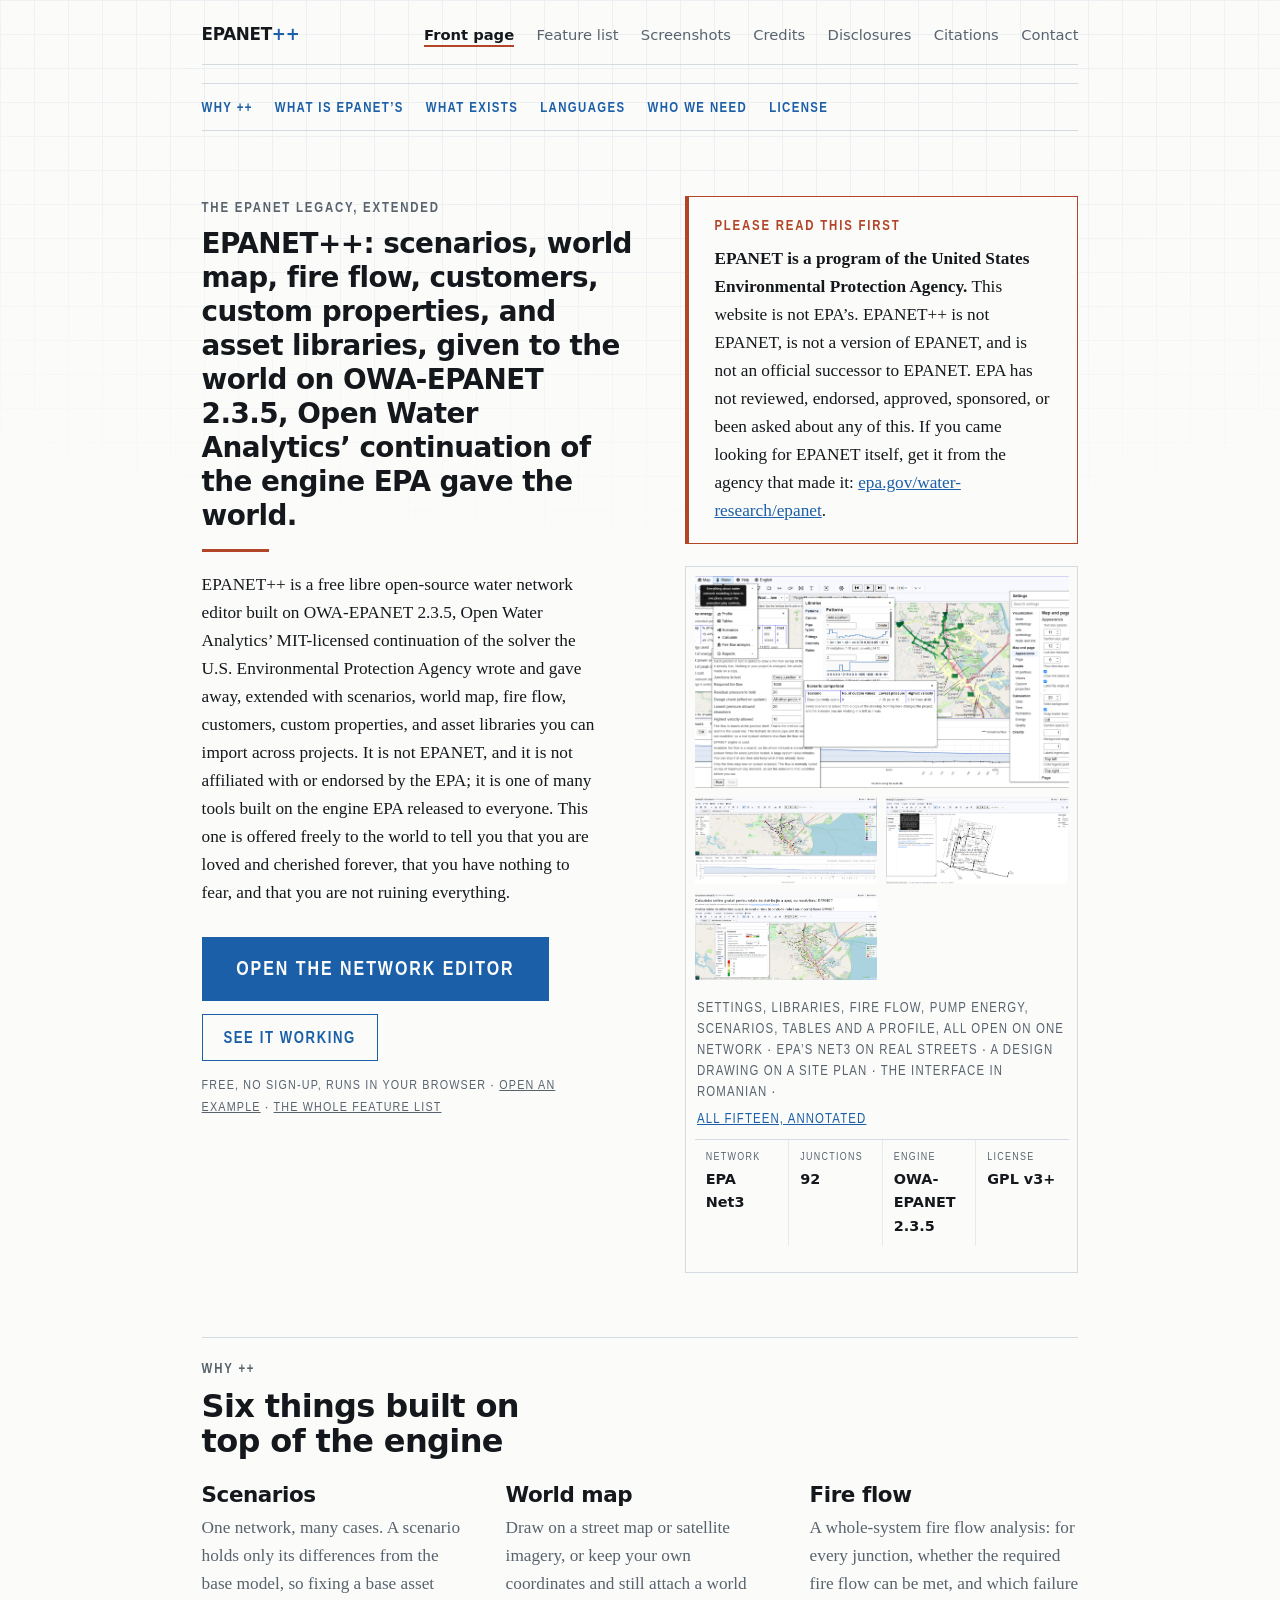
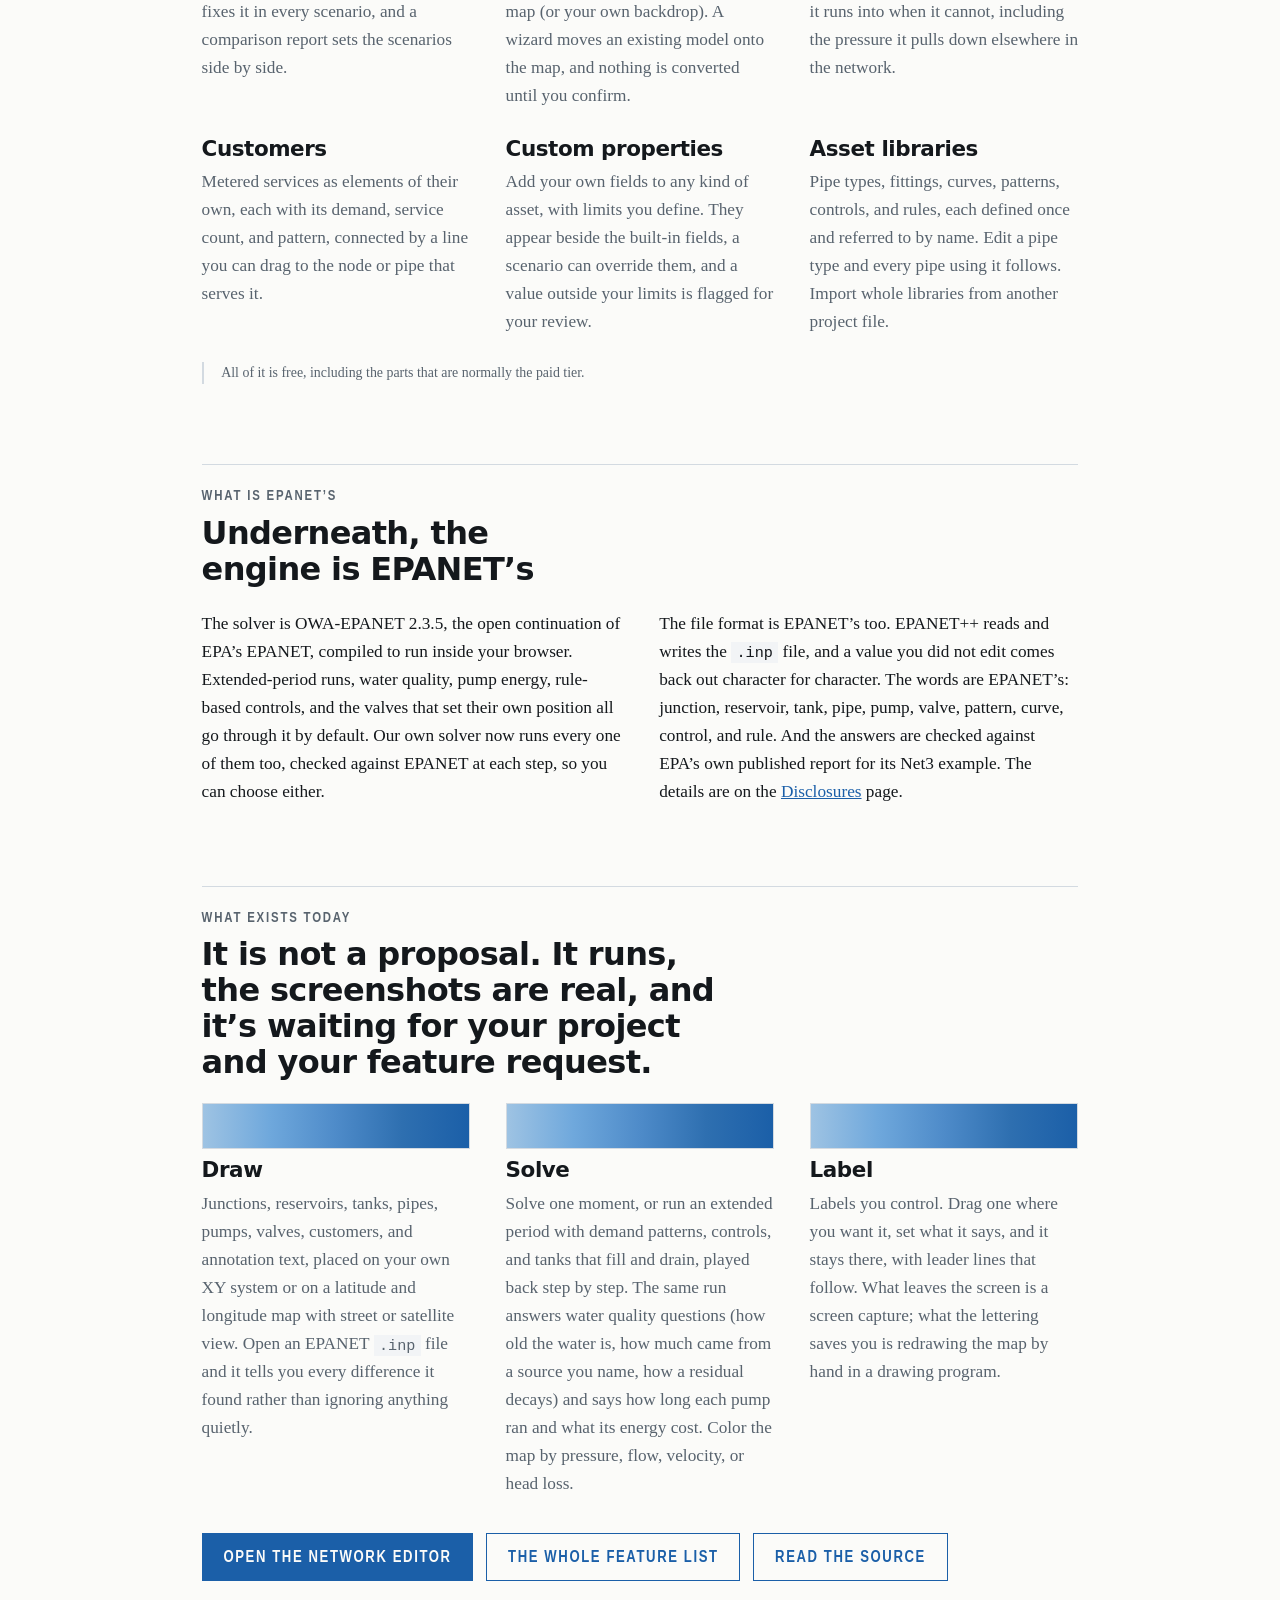
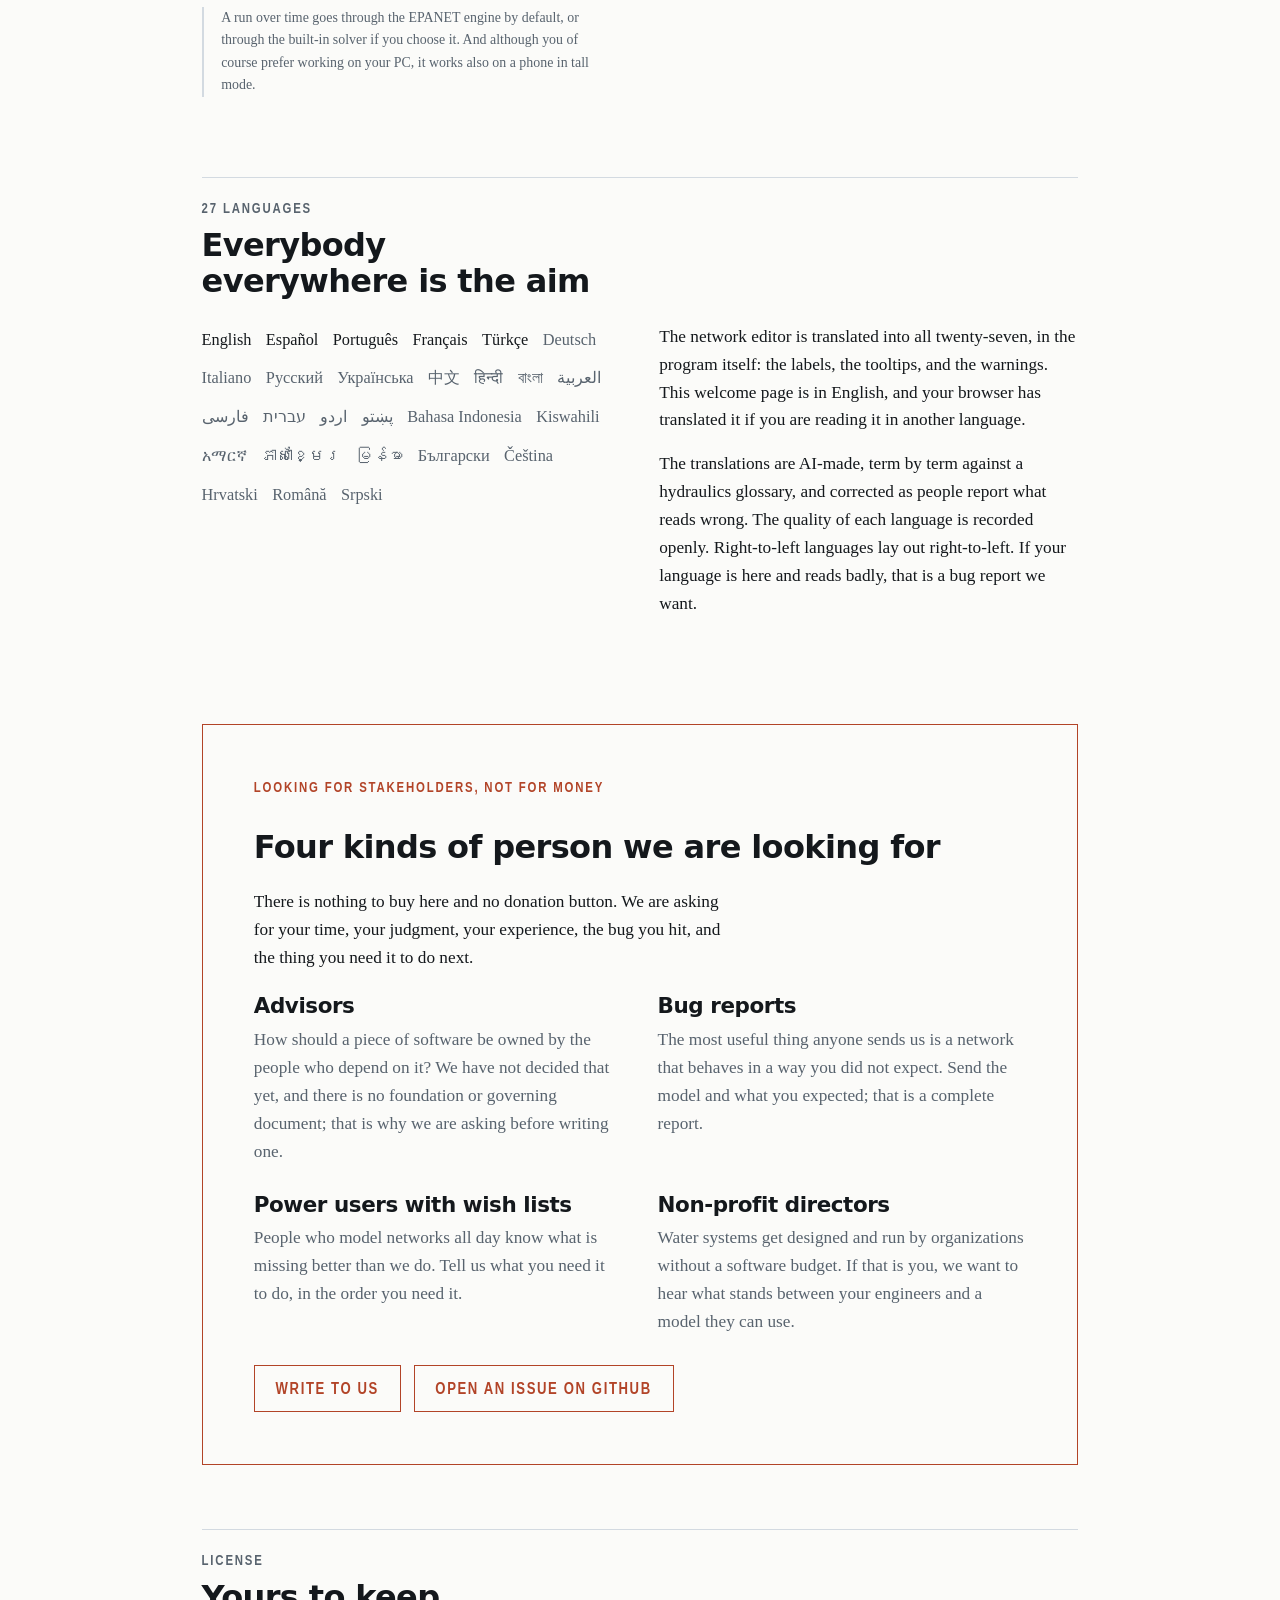
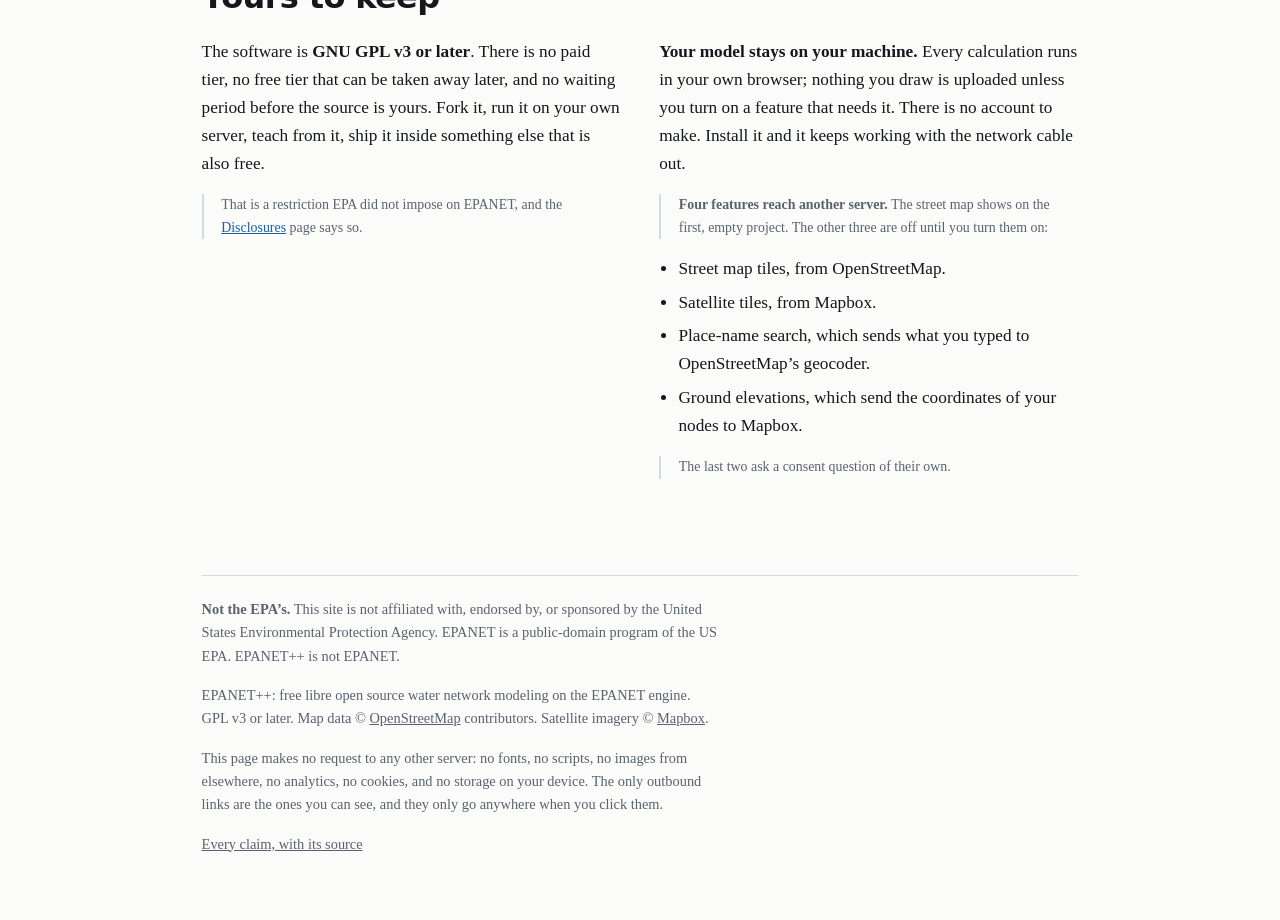
<file: index.html>
<!doctype html>
<html lang="en">
<head>
<meta charset="utf-8">
<meta name="viewport" content="width=device-width, initial-scale=1">
<link rel="icon" href="favicon.svg" type="image/svg+xml">
<link rel="icon" href="icon-192.png" type="image/png" sizes="192x192">
<link rel="apple-touch-icon" href="icon-192.png">
<title>EPANET++ · the EPANET legacy, extended</title>
<meta name="description" content="A free, GPL-licensed water network editor built on the EPANET legacy, extended with scenarios, a world map, fire flow, customers, custom properties, and asset libraries. Not EPANET, and not affiliated with the EPA.">
<link rel="canonical" href="https://epanet-plus-plus.org/">
<meta property="og:type" content="website">
<meta property="og:site_name" content="EPANET++">
<meta property="og:url" content="https://epanet-plus-plus.org/">
<meta property="og:title" content="EPANET++ · the EPANET legacy, extended">
<meta property="og:description" content="A free, GPL-licensed water network editor built on the EPANET legacy, extended with scenarios, a world map, fire flow, customers, custom properties, and asset libraries. Not EPANET, and not affiliated with the EPA.">
<meta property="og:image" content="https://epanet-plus-plus.org/img/0082.png">
<meta property="og:image:width" content="1921">
<meta property="og:image:height" content="920">
<meta property="og:image:alt" content="One browser window showing a water network on a street map with the Settings box, the Libraries box, a fire flow analysis, a pump energy report, a scenario comparison and a hydraulic profile all open over it.">
<meta name="twitter:card" content="summary_large_image">

<link rel="stylesheet" href="style.css">
<style>
	/* The legend swatches: five steps of one blue ramp, drawn in CSS (LibreWaterNet drew them in
	   script; there is no script on this site). */
	#sw-draw    { background: linear-gradient(90deg, #9EC3E3, #6FA8DC, #4E8BC9, #2E6FB0, #1B5FA8); }
	#sw-solve   { background: linear-gradient(90deg, #9EC3E3, #6FA8DC, #4E8BC9, #2E6FB0, #1B5FA8); }
	#sw-publish { background: linear-gradient(90deg, #9EC3E3, #6FA8DC, #4E8BC9, #2E6FB0, #1B5FA8); }
</style>
</head>
<body>

<div class="sheet-bg" aria-hidden="true"></div>

<div class="sheet">

<header class="topbar">
	<!-- BEGIN GENERATED CHROME -->
	<div class="marks">
		<a class="wordmark" href="index.html">EPANET<span class="pp">++</span></a>
	</div>
	<nav>
		<a href="index.html" aria-current="page">Front page</a>
		<a href="features.html">Feature list</a>
		<a href="screenshots.html">Screenshots</a>
		<a href="credits.html">Credits</a>
		<a href="disclosures.html">Disclosures</a>
		<a href="citations.html">Citations</a>
		<a href="https://hawsedc.com/engcalcs/contact.php">Contact</a>
	</nav>
	<!-- END GENERATED CHROME -->
</header>
<nav class="jump" aria-label="Sections of this page">
	<a href="#adds">Why ++</a>
	<a href="#engine">What is EPANET&rsquo;s</a>
	<a href="#what">What exists</a>
	<a href="#languages">Languages</a>
	<a href="#stakeholders">Who we need</a>
	<a href="#license">License</a>
</nav>

<main>

	<div class="hero">
		<div class="hero-grid">
			<div>
				<p class="label">The EPANET legacy, extended</p>
				<!-- HEADLINE AND LEDE ARE TOM'S WORDING (2026-09-27), made exact about the engine on his instruction the same day. Do not edit a word of
				     either without his ruling. The sentence "We are still finding out what EPANET can
				     do that we cannot, and we say so." was REMOVED on his instruction; do not restore
				     it. See CLAIMS.md section 1. -->
				<h1 class="h1-long">EPANET++: scenarios, world map, fire flow, customers, custom properties, and asset libraries, given to the world on OWA-EPANET 2.3.5, Open Water Analytics&rsquo; continuation of the engine EPA gave the world.<span class="rule-under"></span></h1>
				<p class="lede">EPANET++ is a free libre open-source water network editor built on OWA-EPANET 2.3.5, Open Water Analytics&rsquo; MIT-licensed continuation of the solver the U.S. Environmental Protection Agency wrote and gave away, extended with scenarios, world map, fire flow, customers, custom properties, and asset libraries you can import across projects. It is not EPANET, and it is not affiliated with or endorsed by the EPA; it is one of many tools built on the engine EPA released to everyone. This one is offered freely to the world to tell you that you are loved and cherished forever, that you have nothing to fear, and that you are not ruining everything.</p>
				<div class="actions">
					<a class="btn btn-go" data-app="" href="https://epanet-plus-plus.org/app/">Open the network editor</a>
					<a class="btn btn-ghost" href="screenshots.html">See it working</a>
				</div>
				<p class="actions-note">Free, no sign-up, runs in your browser &middot; <a data-app="?lpn_examples=1" href="https://epanet-plus-plus.org/app/?lpn_examples=1">Open an example</a> &middot; <a href="features.html">The whole feature list</a></p>
			</div>

			<div>
				<!-- THE DISCLAIMER IS ON THE FIRST SCREEN (dev/epanet-plus-plus-plan.md in EngCalcs):
				     "++" is a bolder typographic claim than "Not EPANET" and invites the affiliation
				     question harder. Adapted from not-epanet.org's model paragraph. It heads the right
				     column so it is above the fold on a desktop; on a phone it follows the buttons, below
				     a lede that already says "It is not EPANET". -->
				<div class="disclaimer" style="margin:0 0 1.4rem">
					<span class="label">Please read this first</span>
					<p><b>EPANET is a program of the United States Environmental Protection Agency.</b>
					This website is not EPA&rsquo;s. EPANET++ is not EPANET, is not a version of EPANET,
					and is not an official successor to EPANET. EPA has not reviewed, endorsed, approved,
					sponsored, or been asked about any of this. If you came looking for EPANET itself, get
					it from the agency that made it:
					<a href="https://www.epa.gov/water-research/epanet">epa.gov/water-research/epanet</a>.</p>
				</div>

			<figure class="plate" style="margin:0">
				<img src="img/0082.png" alt="One browser window showing a water network on a street map with the Settings box, the Libraries box, a fire flow analysis, a pump energy report, a scenario comparison and a hydraulic profile all open over it." width="1921" height="920" decoding="async">
				<div class="plate-strip">
					<img src="img/0028.png" alt="A water network on a street map of Novato, California, colored by pressure, with a hydraulic profile along a chosen path in the pane beneath it." width="1922" height="918" loading="lazy" decoding="async">
					<img src="img/0007.png" alt="A water network drawn over a site plan with hand-placed labels, leader lines and a title block." width="1917" height="919" loading="lazy" decoding="async">
					<img src="img/0026.png" alt="The same software with its entire interface in Romanian." width="1917" height="919" loading="lazy" decoding="async">
				</div>
				<figcaption class="plate-cap">Settings, Libraries, fire flow, pump energy, scenarios, tables and a profile, all open on one network &middot;
					EPA&rsquo;s Net3 on real streets &middot; a design drawing on a site plan &middot; the interface in Romanian &middot;
					<a href="screenshots.html">all fifteen, annotated</a></figcaption>
				<dl class="titleblock">
					<div><dt>Network</dt><dd>EPA Net3</dd></div>
					<div><dt>Junctions</dt><dd>92</dd></div>
					<div><dt>Engine</dt><dd>OWA-EPANET 2.3.5</dd></div>
					<div><dt>License</dt><dd>GPL v3+</dd></div>
				</dl>
			</figure>
			</div>
		</div>
	</div>

	<section id="adds">
		<div class="sec-head">
			<span class="label">Why ++</span>
			<h2>Six things built on top of the engine</h2>
		</div>
		<!-- EACH OF THESE IS A STATEMENT ABOUT US, NEVER ABOUT WHAT EPANET LACKS. Tom struck a
		     "not downstream of EPANET" list once already for naming things EPANET does have. Say
		     what we built and stop. -->
		<div class="adds">
			<article>
				<h3>Scenarios</h3>
				<p>One network, many cases. A scenario holds only its differences from the base model, so
				fixing a base asset fixes it in every scenario, and a comparison report sets the scenarios
				side by side.</p>
			</article>
			<article>
				<h3>World map</h3>
				<p>Draw on a street map or satellite imagery, or keep your own coordinates and still attach
				a world map (or your own backdrop). A wizard moves an existing model onto the map, and nothing is converted until
				you confirm.</p>
			</article>
			<article>
				<h3>Fire flow</h3>
				<p>A whole-system fire flow analysis: for every junction, whether the required fire flow
				can be met, and which failure it runs into when it cannot, including the pressure it pulls
				down elsewhere in the network.</p>
			</article>
			<article>
				<h3>Customers</h3>
				<p>Metered services as elements of their own, each with its demand, service count, and
				pattern, connected by a line you can drag to the node or pipe that serves it.</p>
			</article>
			<article>
				<h3>Custom properties</h3>
				<p>Add your own fields to any kind of asset, with limits you define. They appear beside
				the built-in fields, a scenario can override them, and a value outside your limits is
				flagged for your review.</p>
			</article>
			<article>
				<h3>Asset libraries</h3>
				<p>Pipe types, fittings, curves, patterns, controls, and rules, each defined once and
				referred to by name. Edit a pipe type and every pipe using it follows. Import whole
				libraries from another project file.</p>
			</article>
		</div>
		<p class="note">All of it is free, including the parts that are normally the paid tier.</p>
	</section>

	<section id="engine">
		<div class="sec-head">
			<span class="label">What is EPANET&rsquo;s</span>
			<h2>Underneath, the engine is EPANET&rsquo;s</h2>
		</div>
		<div class="two-col">
			<div>
				<p>The solver is OWA-EPANET 2.3.5, the open continuation of EPA&rsquo;s EPANET, compiled
				to run inside your browser. Extended-period runs, water quality, pump energy, rule-based
				controls, and the valves that set their own position all go through it by default. Our own
				solver now runs every one of them too, checked against EPANET at each step, so you can
				choose either.</p>
			</div>
			<div>
				<p>The file format is EPANET&rsquo;s too. EPANET++ reads and writes the <code>.inp</code>
				file, and a value you did not edit comes back out character for character. The words are
				EPANET&rsquo;s: junction, reservoir, tank, pipe, pump, valve, pattern, curve, control, and
				rule. And the answers are checked against EPA&rsquo;s own published report for its Net3
				example. The details are on the <a href="disclosures.html">Disclosures</a> page.</p>
			</div>
		</div>
	</section>

	<section id="what">
		<div class="sec-head">
			<span class="label">What exists today</span>
			<h2>It is not a proposal. It runs, the screenshots are real, and it&rsquo;s waiting for your project and your feature request.</h2>
		</div>
		<div class="legend">
			<article>
				<div class="swatch" id="sw-draw"></div>
				<h3>Draw</h3>
				<p>Junctions, reservoirs, tanks, pipes, pumps, valves, customers, and annotation text,
				placed on your own XY system or on a latitude and longitude map with street or satellite
				view. Open an EPANET <code>.inp</code> file and it tells you every difference it found
				rather than ignoring anything quietly.</p>
			</article>
			<article>
				<div class="swatch" id="sw-solve"></div>
				<h3>Solve</h3>
				<p>Solve one moment, or run an extended period with demand patterns, controls, and tanks
				that fill and drain, played back step by step. The same run answers water quality
				questions (how old the water is, how much came from a source you name, how a residual
				decays) and says how long each pump ran and what its energy cost. Color the map by
				pressure, flow, velocity, or head loss.</p>
			</article>
			<article>
				<div class="swatch" id="sw-publish"></div>
				<h3>Label</h3>
				<p>Labels you control. Drag one where you want it, set what it says, and it stays there,
				with leader lines that follow. What leaves the screen is a screen capture; what the
				lettering saves you is redrawing the map by hand in a drawing program.</p>
			</article>
		</div>
		<div class="actions" style="margin-top:2.2rem">
			<a class="btn" data-app="" href="https://epanet-plus-plus.org/app/">Open the network editor</a>
			<a class="btn btn-ghost" href="features.html">The whole feature list</a>
			<a class="btn btn-ghost" href="https://github.com/hawstom/engcalcs">Read the source</a>
		</div>
		<p class="note" style="margin-top:1.6rem">A run over time goes through the EPANET engine by
		default, or through the built-in solver if you choose it. And although you of course prefer working on your PC, it
		works also on a phone in tall mode.</p>
	</section>

	<section id="languages">
		<div class="sec-head">
			<span class="label">27 languages</span>
			<h2>Everybody everywhere is the aim</h2>
		</div>
		<div class="two-col">
			<div>
				<p class="langs">
					<span class="core">English</span>
					<span class="core">Español</span>
					<span class="core">Português</span>
					<span class="core">Français</span>
					<span class="core">Türkçe</span>
					<span>Deutsch</span>
					<span>Italiano</span>
					<span>Русский</span>
					<span>Українська</span>
					<span>中文</span>
					<span>हिन्दी</span>
					<span>বাংলা</span>
					<span>العربية</span>
					<span>فارسی</span>
					<span>עברית</span>
					<span>اردو</span>
					<span>پښتو</span>
					<span>Bahasa Indonesia</span>
					<span>Kiswahili</span>
					<span>አማርኛ</span>
					<span>ភាសាខ្មែរ</span>
					<span>မြန်မာ</span>
					<span>Български</span>
					<span>Čeština</span>
					<span>Hrvatski</span>
					<span>Română</span>
					<span>Srpski</span>
				</p>
			</div>
			<div>
				<p>The network editor is translated into all twenty-seven, in the program itself: the
				labels, the tooltips, and the warnings. This welcome page is in English, and your browser
				has translated it if you are reading it in another language.</p>
				<p>The translations are AI-made, term by term against a hydraulics glossary, and corrected
				as people report what reads wrong. The quality of each language is recorded openly.
				Right-to-left languages lay out right-to-left. If your language is here and reads badly,
				that is a bug report we want.</p>
			</div>
		</div>
	</section>

	<section id="stakeholders" class="invite">
		<span class="label">Looking for stakeholders, not for money</span>
		<h2>Four kinds of person we are looking for</h2>
		<p>There is nothing to buy here and no donation button. We are asking for your time, your
		judgment, your experience, the bug you hit, and the thing you need it to do next.</p>
		<div class="roles">
			<article>
				<h3>Advisors</h3>
				<p>How should a piece of software be owned by the people who depend on it? We have not
				decided that yet, and there is no foundation or governing document; that is why we are
				asking before writing one.</p>
			</article>
			<article>
				<h3>Bug reports</h3>
				<p>The most useful thing anyone sends us is a network that behaves in a way you did not
				expect. Send the model and what you expected; that is a complete report.</p>
			</article>
			<article>
				<h3>Power users with wish lists</h3>
				<p>People who model networks all day know what is missing better than we do. Tell us what
				you need it to do, in the order you need it.</p>
			</article>
			<article>
				<h3>Non-profit directors</h3>
				<p>Water systems get designed and run by organizations without a software budget. If that
				is you, we want to hear what stands between your engineers and a model they can use.</p>
			</article>
		</div>
		<div class="actions" style="margin-top:.4rem">
			<a class="btn btn-ghost" href="https://hawsedc.com/engcalcs/contact.php">Write to us</a>
			<a class="btn btn-ghost" href="https://github.com/hawstom/engcalcs">Open an issue on GitHub</a>
		</div>
	</section>

	<section id="license">
		<div class="sec-head">
			<span class="label">License</span>
			<h2>Yours to keep</h2>
		</div>
		<div class="two-col">
			<div>
				<p>The software is <strong>GNU GPL v3 or later</strong>. There is no paid tier, no free
				tier that can be taken away later, and no waiting period before the source is yours. Fork
				it, run it on your own server, teach from it, ship it inside something else that is also
				free.</p>
				<p class="note">That is a restriction EPA did not impose on EPANET, and the
				<a href="disclosures.html#less-free">Disclosures</a> page says so.</p>
			</div>
			<div>
				<p><strong>Your model stays on your machine.</strong> Every calculation runs in your own
				browser; nothing you draw is uploaded unless you turn on a feature that needs it. There is
				no account to make. Install it and it keeps working with the network cable out.</p>
				<p class="note"><strong>Four features reach another server.</strong> The street map shows
				on the first, empty project. The other three are off until you turn them on:</p>
				<ul class="plainlist">
					<li>Street map tiles, from OpenStreetMap.</li>
					<li>Satellite tiles, from Mapbox.</li>
					<li>Place-name search, which sends what you typed to OpenStreetMap&rsquo;s geocoder.</li>
					<li>Ground elevations, which send the coordinates of your nodes to Mapbox.</li>
				</ul>
				<p class="note">The last two ask a consent question of their own.</p>
			</div>
		</div>
	</section>

</main>

	<footer>
		<p><b>Not the EPA&rsquo;s.</b> This site is not affiliated with, endorsed by, or sponsored by
		the United States Environmental Protection Agency. EPANET is a public-domain program of the US
		EPA. EPANET++ is not EPANET.</p>
		<p>EPANET++: free libre open source water network modeling on the EPANET engine. GPL v3 or
		later. Map data &copy; <a href="https://www.openstreetmap.org/copyright">OpenStreetMap</a>
		contributors. Satellite imagery &copy; <a href="https://www.mapbox.com/about/maps/">Mapbox</a>.</p>
		<p>This page makes no request to any other server: no fonts, no scripts, no images from
		elsewhere, no analytics, no cookies, and no storage on your device. The only outbound
	links are the ones you can see, and they only go anywhere when you click them.</p>
		<p><a href="citations.html">Every claim, with its source</a></p>
	</footer>
</div>


</body>
</html>
</file>
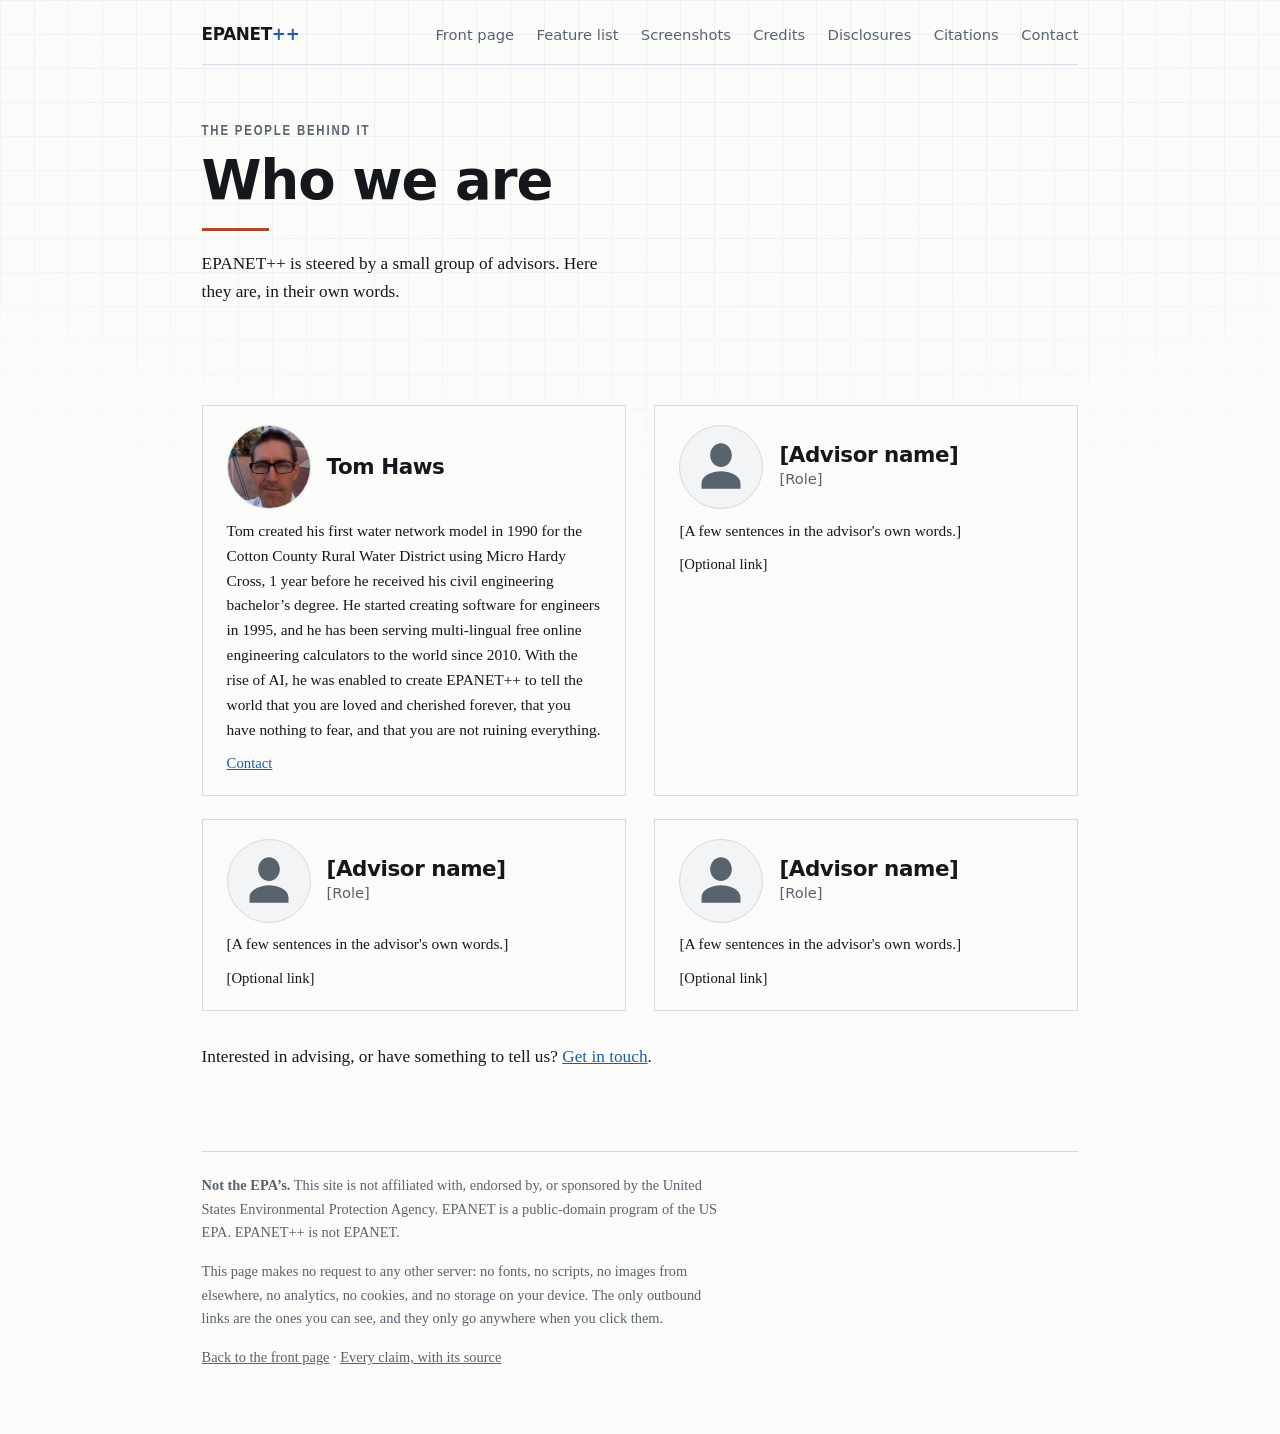
<file: advisors.html>
<!doctype html>
<html lang="en">
<head>
<meta charset="utf-8">
<meta name="viewport" content="width=device-width, initial-scale=1">
<link rel="icon" href="favicon.svg" type="image/svg+xml">
<link rel="icon" href="icon-192.png" type="image/png" sizes="192x192">
<link rel="apple-touch-icon" href="icon-192.png">
<title>Who we are</title>
<meta name="description" content="The people advising EPANET++: who they are and what they bring.">
<!-- NOT PUBLISHED YET. This page carries three placeholder advisor cards (2-4) that Tom Haws asked
     for (verbatim: "Maybe I can get a gallery of advisors. I will work on that. Could you prepare
     a nice Who we are or Advisors page with space for about 4 advisors including me?"), 2026-09-28.
     Do not remove noindex, add to sitemap.xml, or add the nav link below until Tom has filled in
     the placeholder cards and the bracketed lines on his own card. -->
<meta name="robots" content="noindex">
<link rel="canonical" href="https://epanet-plus-plus.org/advisors.html">
<meta property="og:type" content="website">
<meta property="og:site_name" content="EPANET++">
<meta property="og:url" content="https://epanet-plus-plus.org/advisors.html">
<meta property="og:title" content="Who we are">
<meta property="og:description" content="The people advising EPANET++: who they are and what they bring.">
<meta property="og:image" content="https://epanet-plus-plus.org/img/0082.png">
<meta property="og:image:width" content="1921">
<meta property="og:image:height" content="920">
<link rel="stylesheet" href="style.css">
<style>
	/* Advisor gallery: one column on a phone, two on a wide screen, same door-card look as the
	   front page's two doors. A photo slot is a neutral silhouette, drawn inline so the page makes
	   no image request for a person who has not supplied a photo. */
	.advisors {
		display: grid; gap: 1.4rem 1.8rem; margin: 2.2rem 0 0;
		grid-template-columns: 1fr;
	}
	@media (min-width: 640px) { .advisors { grid-template-columns: 1fr 1fr; } }
	.advisor {
		border: 1px solid var(--rule);
		background: var(--paper);
		padding: 1.2rem clamp(1rem, 3vw, 1.5rem);
		display: flex; flex-direction: column; gap: .6rem;
	}
	.advisor .photo {
		width: 84px; height: 84px;
		border-radius: 50%;
		background: var(--paper-2);
		border: 1px solid var(--rule);
		display: flex; align-items: center; justify-content: center;
		flex: none;
	}
	.advisor .photo svg { width: 52px; height: 52px; fill: var(--ink-2); }
	.advisor .photo { overflow: hidden; }
	.advisor .photo img { width: 100%; height: 100%; object-fit: cover; display: block; }
	.advisor .who { display: flex; align-items: center; gap: 1rem; }
	.advisor h3 { margin: 0; }
	.advisor .role { font-family: var(--sans); font-size: .92rem; color: var(--ink-2); margin: 0; }
	.advisor p.bio { font-size: .96rem; margin: 0; }
	.advisor .more { font-size: .92rem; margin: 0; }
</style>
</head>
<body>
<div class="sheet-bg" aria-hidden="true"></div>

<div class="sheet">

<header class="topbar">
	<!-- BEGIN GENERATED CHROME -->
	<div class="marks">
		<a class="wordmark" href="index.html">EPANET<span class="pp">++</span></a>
	</div>
	<nav>
		<a href="index.html">Front page</a>
		<a href="features.html">Feature list</a>
		<a href="screenshots.html">Screenshots</a>
		<a href="credits.html">Credits</a>
		<a href="disclosures.html">Disclosures</a>
		<a href="citations.html">Citations</a>
		<a href="https://hawsedc.com/engcalcs/contact.php">Contact</a>
	</nav>
	<!-- END GENERATED CHROME -->
</header>
<!-- To put this page on the nav once it is ready to publish, add this line to NAV in
     tools/build.py (in order, wherever it should sit) and run python3 tools/build.py:
     ("advisors.html", "Advisors"),
     The nav label chosen is "Advisors": every other entry (Credits, Disclosures, Citations) is
     one word naming what the page holds, unlike the page's own title "Who we are". -->

<main>

<div class="hero">
	<span class="label">The people behind it</span>
	<h1>Who we are<span class="rule-under"></span></h1>
	<p class="lede">EPANET++ is steered by a small group of advisors. Here they are, in their own words.</p>
</div>

<section>

	<div class="advisors">

		<article class="advisor">
			<div class="who">
				<div class="photo"><img src="img/tom-haws.png" width="320" height="320" alt="Tom Haws beside a survey level on its tripod"></div>
				<div>
					<h3>Tom Haws</h3>
				</div>
			</div>
			<p class="bio">Tom created his first water network model in 1990 for the Cotton County
			Rural Water District using Micro Hardy Cross, 1 year before he received his civil
			engineering bachelor&rsquo;s degree. He started creating software for engineers in 1995,
			and he has been serving multi-lingual free online engineering calculators to the world
			since 2010. With the rise of AI, he was enabled to create EPANET++ to tell the world that
			you are loved and cherished forever, that you have nothing to fear, and that you are not
			ruining everything.</p>
			<p class="more"><a href="https://hawsedc.com/engcalcs/contact.php">Contact</a></p>
		</article>

		<article class="advisor">
			<div class="who">
				<div class="photo" aria-hidden="true">
					<svg viewBox="0 0 24 24"><path d="M12 12c2.76 0 5-2.46 5-5.5S14.76 1 12 1 7 3.46 7 6.5 9.24 12 12 12zm0 2c-3.87 0-9 2.01-9 5.5V22h18v-2.5c0-3.49-5.13-5.5-9-5.5z"/></svg>
				</div>
				<div>
					<h3>[Advisor name]</h3>
					<p class="role">[Role]</p>
				</div>
			</div>
			<p class="bio">[A few sentences in the advisor's own words.]</p>
			<p class="more">[Optional link]</p>
		</article>

		<article class="advisor">
			<div class="who">
				<div class="photo" aria-hidden="true">
					<svg viewBox="0 0 24 24"><path d="M12 12c2.76 0 5-2.46 5-5.5S14.76 1 12 1 7 3.46 7 6.5 9.24 12 12 12zm0 2c-3.87 0-9 2.01-9 5.5V22h18v-2.5c0-3.49-5.13-5.5-9-5.5z"/></svg>
				</div>
				<div>
					<h3>[Advisor name]</h3>
					<p class="role">[Role]</p>
				</div>
			</div>
			<p class="bio">[A few sentences in the advisor's own words.]</p>
			<p class="more">[Optional link]</p>
		</article>

		<article class="advisor">
			<div class="who">
				<div class="photo" aria-hidden="true">
					<svg viewBox="0 0 24 24"><path d="M12 12c2.76 0 5-2.46 5-5.5S14.76 1 12 1 7 3.46 7 6.5 9.24 12 12 12zm0 2c-3.87 0-9 2.01-9 5.5V22h18v-2.5c0-3.49-5.13-5.5-9-5.5z"/></svg>
				</div>
				<div>
					<h3>[Advisor name]</h3>
					<p class="role">[Role]</p>
				</div>
			</div>
			<p class="bio">[A few sentences in the advisor's own words.]</p>
			<p class="more">[Optional link]</p>
		</article>

	</div>

	<p style="margin-top: 2rem;">Interested in advising, or have something to tell us? <a href="https://hawsedc.com/engcalcs/contact.php">Get in touch</a>.</p>

</section>

</main>

<footer>
	<p><b>Not the EPA&rsquo;s.</b> This site is not affiliated with, endorsed by, or sponsored by the
	United States Environmental Protection Agency. EPANET is a public-domain program of the US EPA.
	EPANET++ is not EPANET.</p>
	<p>This page makes no request to any other server: no fonts, no scripts, no images from
	elsewhere, no analytics, no cookies, and no storage on your device. The only outbound
	links are the ones you can see, and they only go anywhere when you click them.</p>
	<p><a href="index.html">Back to the front page</a> &middot;
	<a href="citations.html">Every claim, with its source</a></p>
</footer>

</div>
</body>
</html>
</file>
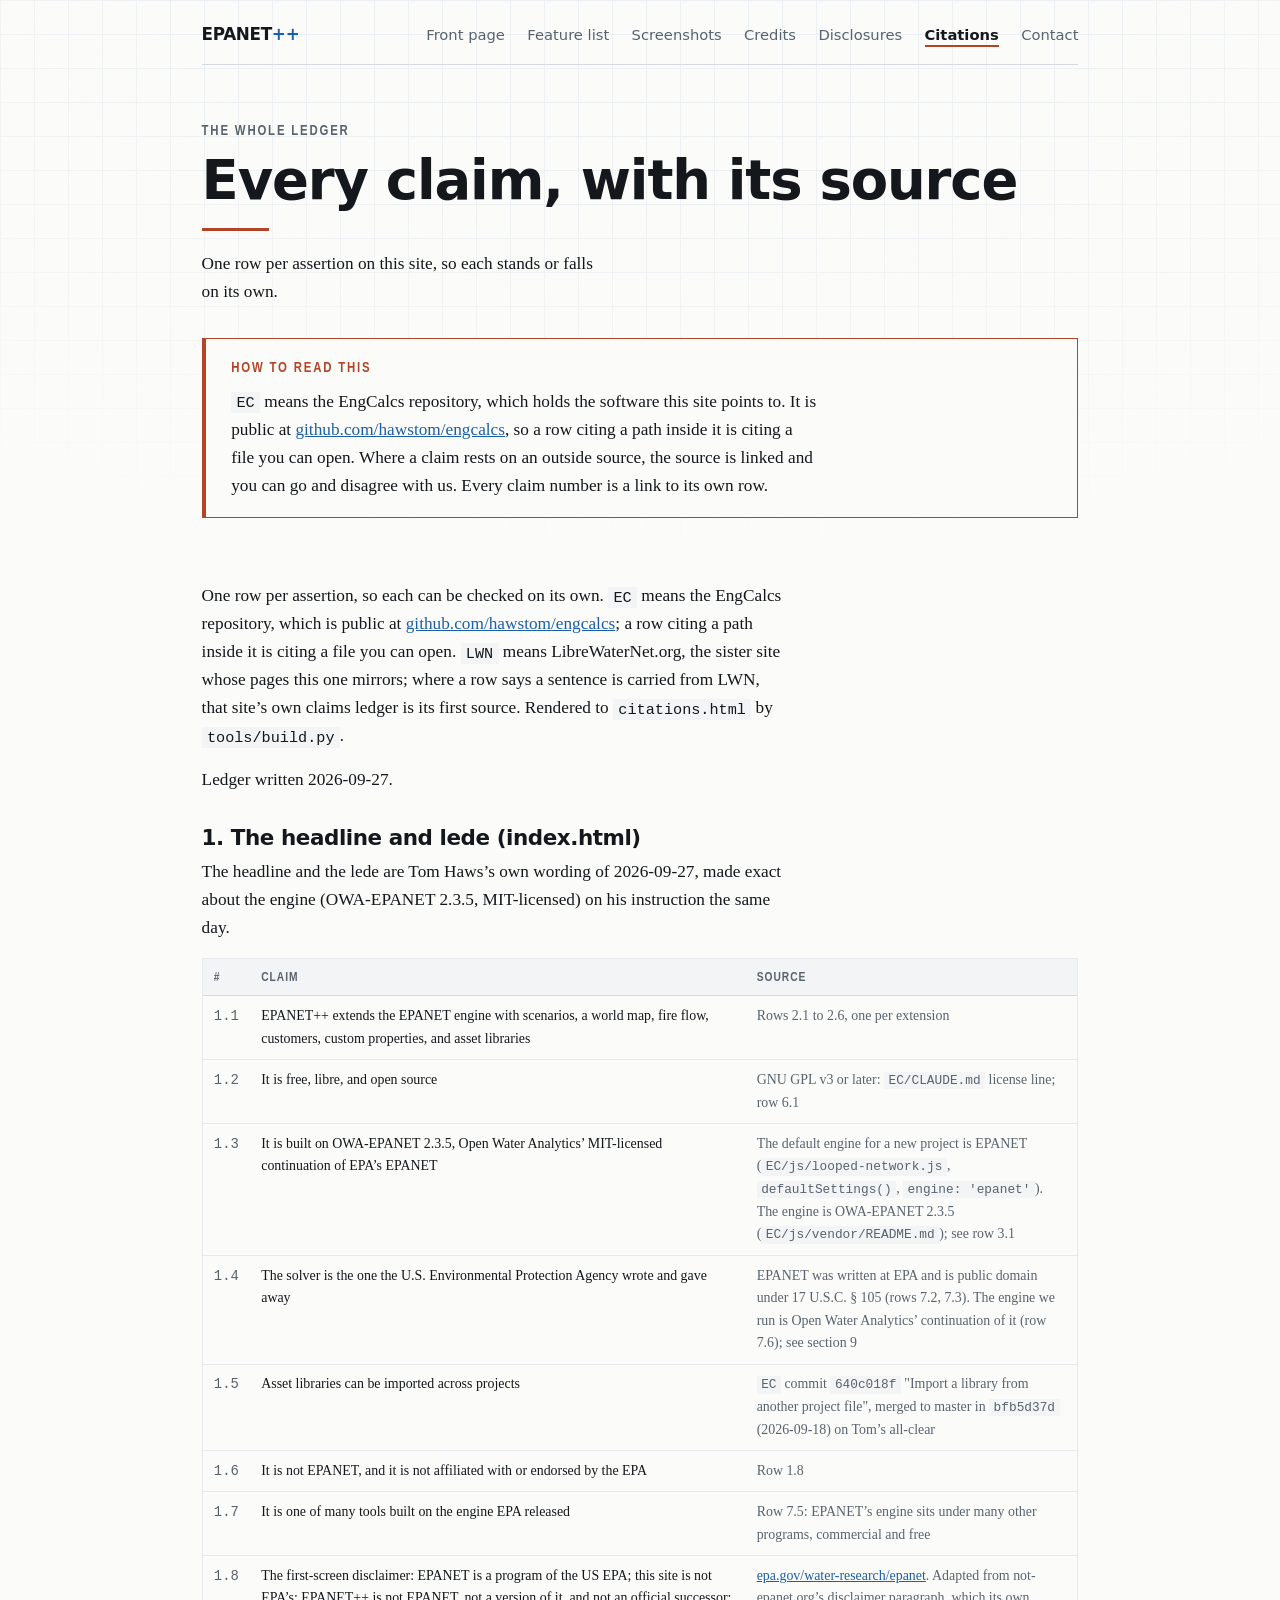
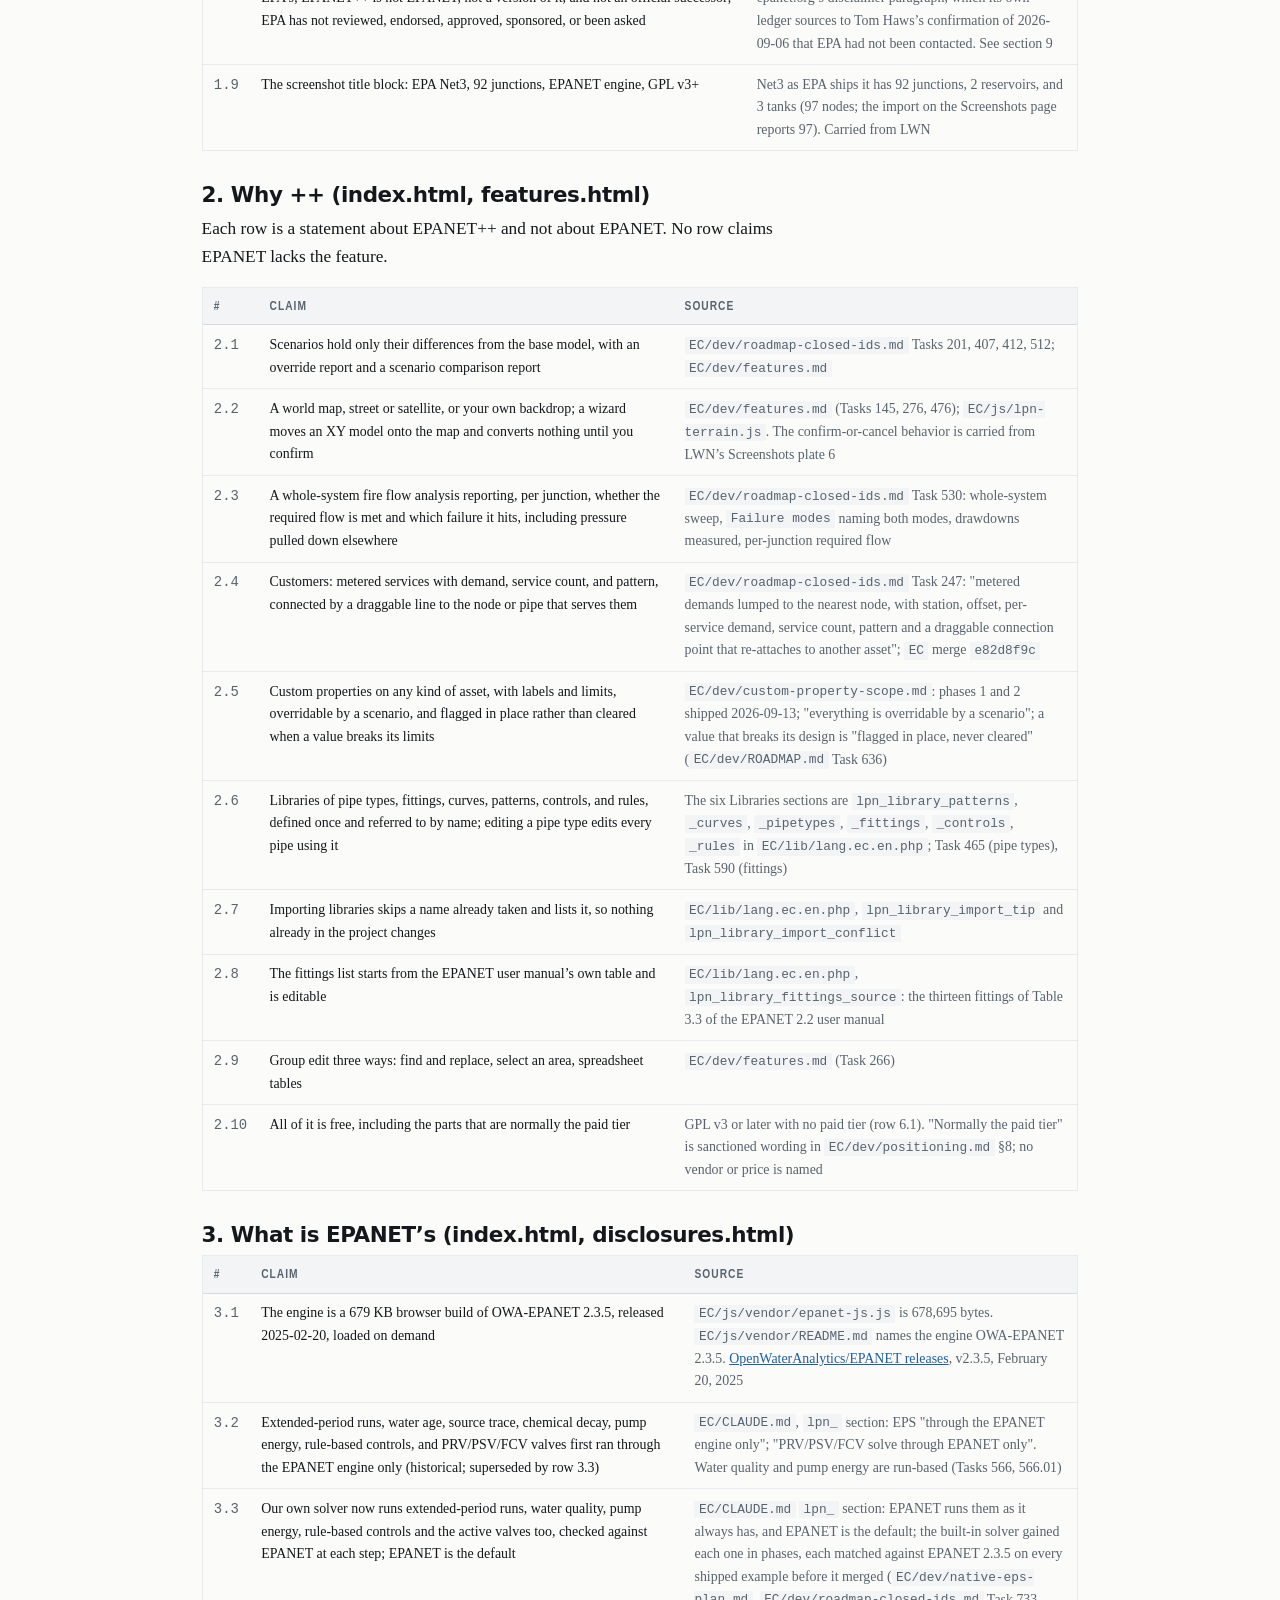
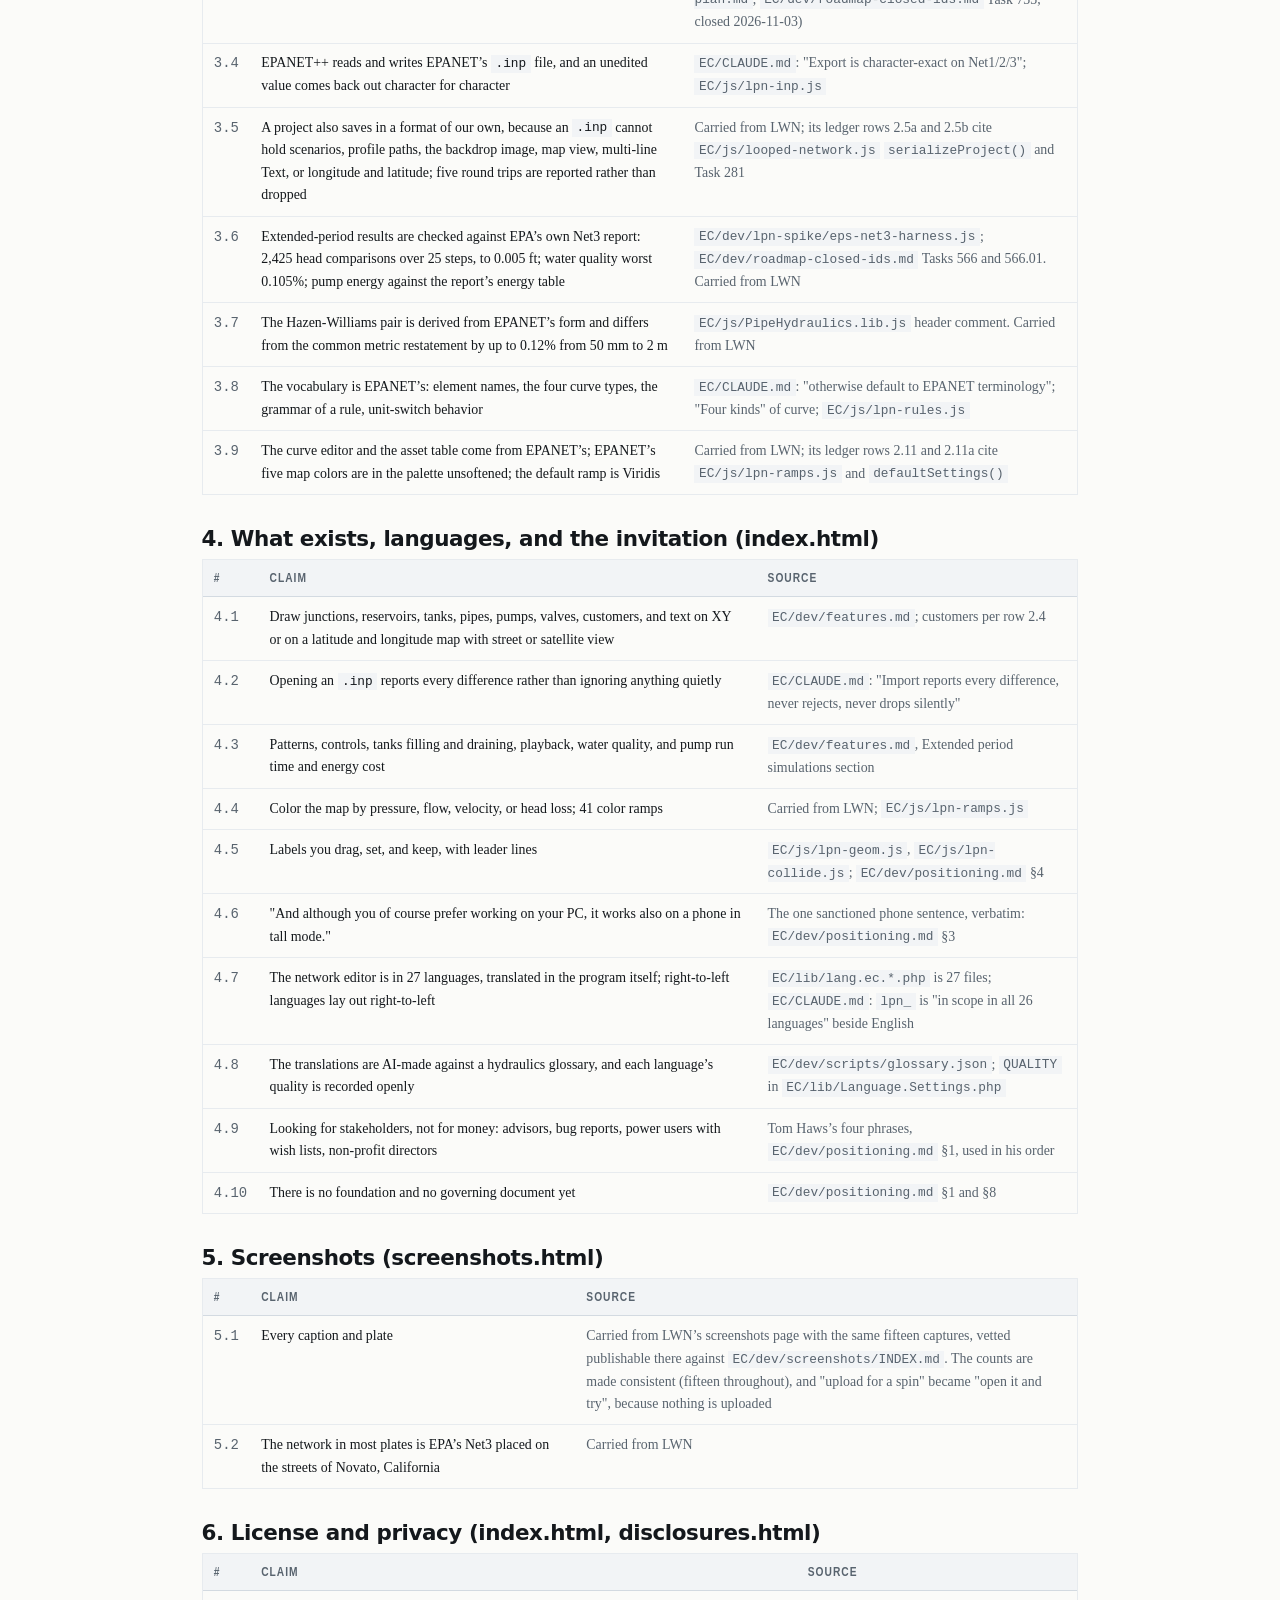
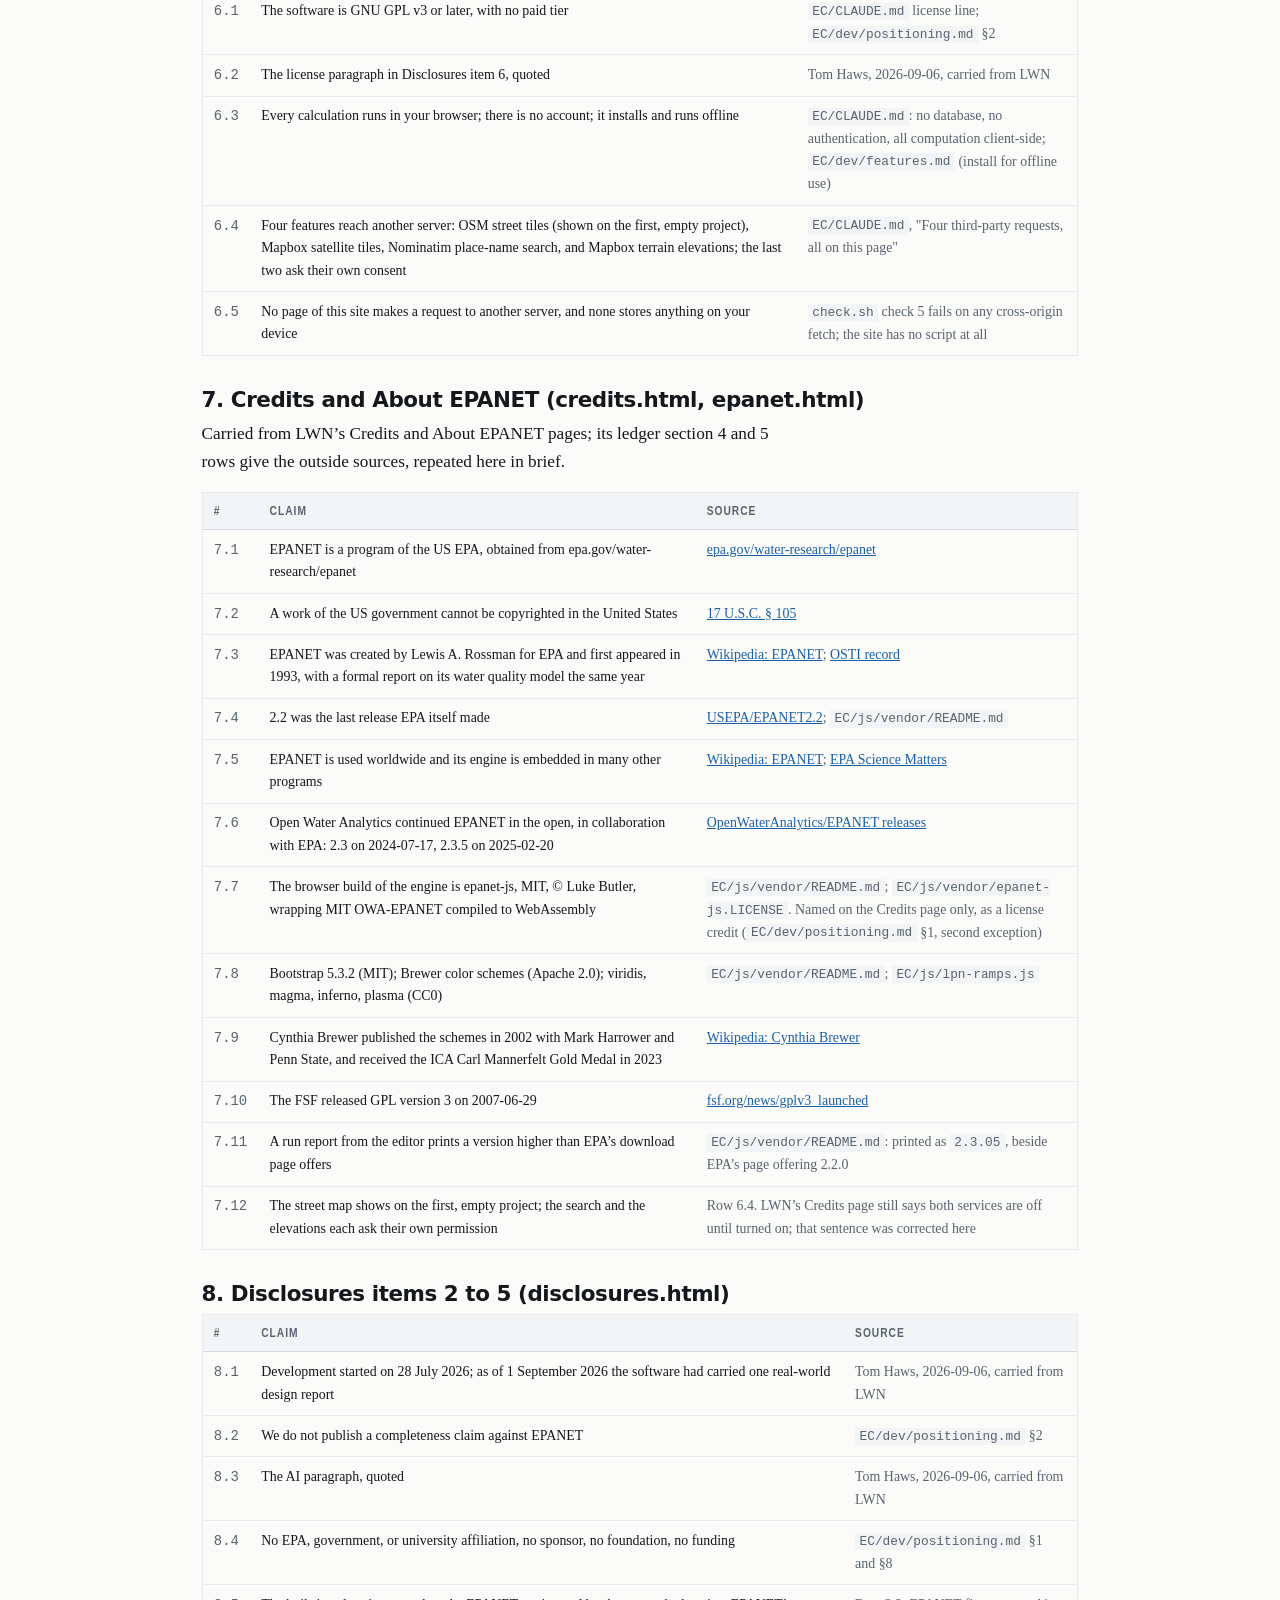
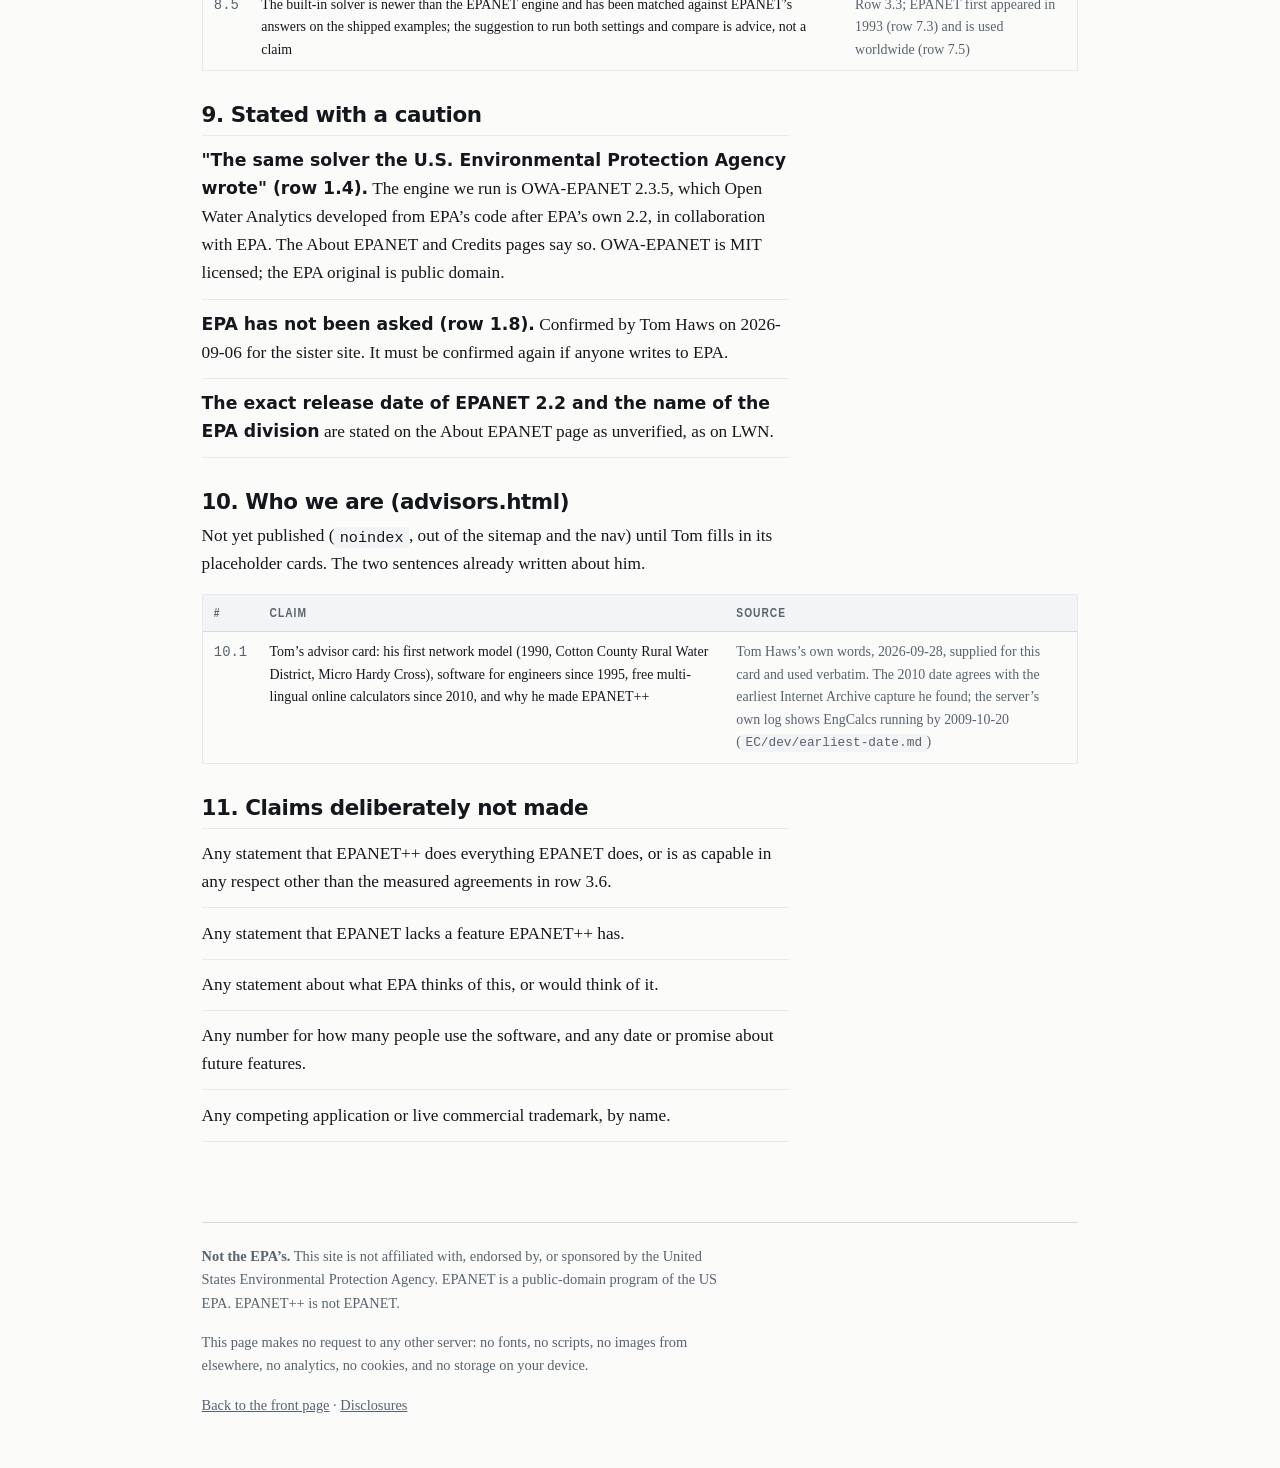
<file: citations.html>
<!doctype html>
<html lang="en">
<head>
<meta charset="utf-8">
<meta name="viewport" content="width=device-width, initial-scale=1">
<title>Every claim, with its source</title>
<meta name="description" content="Every factual assertion on epanet-plus-plus.org, one per row, with the source it rests on.">
<link rel="canonical" href="https://epanet-plus-plus.org/citations.html">
<meta property="og:type" content="website">
<meta property="og:site_name" content="EPANET++">
<meta property="og:url" content="https://epanet-plus-plus.org/citations.html">
<meta property="og:title" content="Every claim, with its source">
<meta property="og:description" content="Every factual assertion on epanet-plus-plus.org, one per row, with the source it rests on.">
<meta property="og:image" content="https://epanet-plus-plus.org/img/0082.png">
<meta property="og:image:width" content="1921">
<meta property="og:image:height" content="920">
<link rel="icon" href="favicon.svg" type="image/svg+xml">
<link rel="icon" href="icon-192.png" type="image/png" sizes="192x192">
<link rel="apple-touch-icon" href="icon-192.png">
<link rel="stylesheet" href="style.css">
</head>
<body>
<!-- GENERATED by tools/build.py from CLAIMS.md. Do not edit by hand; edit CLAIMS.md and rebuild. -->
<div class="sheet-bg" aria-hidden="true"></div>

<div class="sheet">

<header class="topbar">
	<!-- BEGIN GENERATED CHROME -->
	<div class="marks">
		<a class="wordmark" href="index.html">EPANET<span class="pp">++</span></a>
	</div>
	<nav>
		<a href="index.html">Front page</a>
		<a href="features.html">Feature list</a>
		<a href="screenshots.html">Screenshots</a>
		<a href="credits.html">Credits</a>
		<a href="disclosures.html">Disclosures</a>
		<a href="citations.html" aria-current="page">Citations</a>
		<a href="https://hawsedc.com/engcalcs/contact.php">Contact</a>
	</nav>
	<!-- END GENERATED CHROME -->
</header>

<main>

<div class="hero">
	<span class="label">The whole ledger</span>
	<h1>Every claim, with its source<span class="rule-under"></span></h1>
	<p class="lede">One row per assertion on this site, so each stands or falls on its own.</p>

	<div class="disclaimer">
		<span class="label">How to read this</span>
		<p><code>EC</code> means the EngCalcs repository, which holds the software this site points
		to. It is public at <a href="https://github.com/hawstom/engcalcs">github.com/hawstom/engcalcs</a>,
		so a row citing a path inside it is citing a file you can open. Where a claim rests on an
		outside source, the source is linked and you can go and disagree with us. Every claim number
		is a link to its own row.</p>
	</div>
</div>

<section>
<div class="item">
<p>One row per assertion, so each can be checked on its own. <code>EC</code> means the EngCalcs repository, which is public at <a href="https://github.com/hawstom/engcalcs">github.com/hawstom/engcalcs</a>; a row citing a path inside it is citing a file you can open. <code>LWN</code> means LibreWaterNet.org, the sister site whose pages this one mirrors; where a row says a sentence is carried from LWN, that site&rsquo;s own claims ledger is its first source. Rendered to <code>citations.html</code> by <code>tools/build.py</code>.</p>
<p>Ledger written 2026-09-27.</p>
</div>
<div class="item">
<h3>1. The headline and lede (index.html)</h3>
<p>The headline and the lede are Tom Haws&rsquo;s own wording of 2026-09-27, made exact about the engine (OWA-EPANET 2.3.5, MIT-licensed) on his instruction the same day.</p>
<div class="table-scroll"><table>
<thead><tr><th>#</th><th>Claim</th><th>Source</th></tr></thead>
<tbody>
<tr id="c1-1"><td><a class="rownum" href="#c1-1">1.1</a></td><td>EPANET++ extends the EPANET engine with scenarios, a world map, fire flow, customers, custom properties, and asset libraries</td><td>Rows 2.1 to 2.6, one per extension</td></tr>
<tr id="c1-2"><td><a class="rownum" href="#c1-2">1.2</a></td><td>It is free, libre, and open source</td><td>GNU GPL v3 or later: <code>EC/CLAUDE.md</code> license line; row 6.1</td></tr>
<tr id="c1-3"><td><a class="rownum" href="#c1-3">1.3</a></td><td>It is built on OWA-EPANET 2.3.5, Open Water Analytics&rsquo; MIT-licensed continuation of EPA&rsquo;s EPANET</td><td>The default engine for a new project is EPANET (<code>EC/js/looped-network.js</code>, <code>defaultSettings()</code>, <code>engine: 'epanet'</code>). The engine is OWA-EPANET 2.3.5 (<code>EC/js/vendor/README.md</code>); see row 3.1</td></tr>
<tr id="c1-4"><td><a class="rownum" href="#c1-4">1.4</a></td><td>The solver is the one the U.S. Environmental Protection Agency wrote and gave away</td><td>EPANET was written at EPA and is public domain under 17 U.S.C. § 105 (rows 7.2, 7.3). The engine we run is Open Water Analytics&rsquo; continuation of it (row 7.6); see section 9</td></tr>
<tr id="c1-5"><td><a class="rownum" href="#c1-5">1.5</a></td><td>Asset libraries can be imported across projects</td><td><code>EC</code> commit <code>640c018f</code> "Import a library from another project file", merged to master in <code>bfb5d37d</code> (2026-09-18) on Tom&rsquo;s all-clear</td></tr>
<tr id="c1-6"><td><a class="rownum" href="#c1-6">1.6</a></td><td>It is not EPANET, and it is not affiliated with or endorsed by the EPA</td><td>Row 1.8</td></tr>
<tr id="c1-7"><td><a class="rownum" href="#c1-7">1.7</a></td><td>It is one of many tools built on the engine EPA released</td><td>Row 7.5: EPANET&rsquo;s engine sits under many other programs, commercial and free</td></tr>
<tr id="c1-8"><td><a class="rownum" href="#c1-8">1.8</a></td><td>The first-screen disclaimer: EPANET is a program of the US EPA; this site is not EPA&rsquo;s; EPANET++ is not EPANET, not a version of it, and not an official successor; EPA has not reviewed, endorsed, approved, sponsored, or been asked</td><td><a href="https://www.epa.gov/water-research/epanet">epa.gov/water-research/epanet</a>. Adapted from not-epanet.org&rsquo;s disclaimer paragraph, which its own ledger sources to Tom Haws&rsquo;s confirmation of 2026-09-06 that EPA had not been contacted. See section 9</td></tr>
<tr id="c1-9"><td><a class="rownum" href="#c1-9">1.9</a></td><td>The screenshot title block: EPA Net3, 92 junctions, EPANET engine, GPL v3+</td><td>Net3 as EPA ships it has 92 junctions, 2 reservoirs, and 3 tanks (97 nodes; the import on the Screenshots page reports 97). Carried from LWN</td></tr>
</tbody></table></div>
</div>
<div class="item">
<h3>2. Why ++ (index.html, features.html)</h3>
<p>Each row is a statement about EPANET++ and not about EPANET. No row claims EPANET lacks the feature.</p>
<div class="table-scroll"><table>
<thead><tr><th>#</th><th>Claim</th><th>Source</th></tr></thead>
<tbody>
<tr id="c2-1"><td><a class="rownum" href="#c2-1">2.1</a></td><td>Scenarios hold only their differences from the base model, with an override report and a scenario comparison report</td><td><code>EC/dev/roadmap-closed-ids.md</code> Tasks 201, 407, 412, 512; <code>EC/dev/features.md</code></td></tr>
<tr id="c2-2"><td><a class="rownum" href="#c2-2">2.2</a></td><td>A world map, street or satellite, or your own backdrop; a wizard moves an XY model onto the map and converts nothing until you confirm</td><td><code>EC/dev/features.md</code> (Tasks 145, 276, 476); <code>EC/js/lpn-terrain.js</code>. The confirm-or-cancel behavior is carried from LWN&rsquo;s Screenshots plate 6</td></tr>
<tr id="c2-3"><td><a class="rownum" href="#c2-3">2.3</a></td><td>A whole-system fire flow analysis reporting, per junction, whether the required flow is met and which failure it hits, including pressure pulled down elsewhere</td><td><code>EC/dev/roadmap-closed-ids.md</code> Task 530: whole-system sweep, <code>Failure modes</code> naming both modes, drawdowns measured, per-junction required flow</td></tr>
<tr id="c2-4"><td><a class="rownum" href="#c2-4">2.4</a></td><td>Customers: metered services with demand, service count, and pattern, connected by a draggable line to the node or pipe that serves them</td><td><code>EC/dev/roadmap-closed-ids.md</code> Task 247: "metered demands lumped to the nearest node, with station, offset, per-service demand, service count, pattern and a draggable connection point that re-attaches to another asset"; <code>EC</code> merge <code>e82d8f9c</code></td></tr>
<tr id="c2-5"><td><a class="rownum" href="#c2-5">2.5</a></td><td>Custom properties on any kind of asset, with labels and limits, overridable by a scenario, and flagged in place rather than cleared when a value breaks its limits</td><td><code>EC/dev/custom-property-scope.md</code>: phases 1 and 2 shipped 2026-09-13; "everything is overridable by a scenario"; a value that breaks its design is "flagged in place, never cleared" (<code>EC/dev/ROADMAP.md</code> Task 636)</td></tr>
<tr id="c2-6"><td><a class="rownum" href="#c2-6">2.6</a></td><td>Libraries of pipe types, fittings, curves, patterns, controls, and rules, defined once and referred to by name; editing a pipe type edits every pipe using it</td><td>The six Libraries sections are <code>lpn_library_patterns</code>, <code>_curves</code>, <code>_pipetypes</code>, <code>_fittings</code>, <code>_controls</code>, <code>_rules</code> in <code>EC/lib/lang.ec.en.php</code>; Task 465 (pipe types), Task 590 (fittings)</td></tr>
<tr id="c2-7"><td><a class="rownum" href="#c2-7">2.7</a></td><td>Importing libraries skips a name already taken and lists it, so nothing already in the project changes</td><td><code>EC/lib/lang.ec.en.php</code>, <code>lpn_library_import_tip</code> and <code>lpn_library_import_conflict</code></td></tr>
<tr id="c2-8"><td><a class="rownum" href="#c2-8">2.8</a></td><td>The fittings list starts from the EPANET user manual&rsquo;s own table and is editable</td><td><code>EC/lib/lang.ec.en.php</code>, <code>lpn_library_fittings_source</code>: the thirteen fittings of Table 3.3 of the EPANET 2.2 user manual</td></tr>
<tr id="c2-9"><td><a class="rownum" href="#c2-9">2.9</a></td><td>Group edit three ways: find and replace, select an area, spreadsheet tables</td><td><code>EC/dev/features.md</code> (Task 266)</td></tr>
<tr id="c2-10"><td><a class="rownum" href="#c2-10">2.10</a></td><td>All of it is free, including the parts that are normally the paid tier</td><td>GPL v3 or later with no paid tier (row 6.1). "Normally the paid tier" is sanctioned wording in <code>EC/dev/positioning.md</code> §8; no vendor or price is named</td></tr>
</tbody></table></div>
</div>
<div class="item">
<h3>3. What is EPANET&rsquo;s (index.html, disclosures.html)</h3>
<div class="table-scroll"><table>
<thead><tr><th>#</th><th>Claim</th><th>Source</th></tr></thead>
<tbody>
<tr id="c3-1"><td><a class="rownum" href="#c3-1">3.1</a></td><td>The engine is a 679 KB browser build of OWA-EPANET 2.3.5, released 2025-02-20, loaded on demand</td><td><code>EC/js/vendor/epanet-js.js</code> is 678,695 bytes. <code>EC/js/vendor/README.md</code> names the engine OWA-EPANET 2.3.5. <a href="https://github.com/OpenWaterAnalytics/EPANET/releases">OpenWaterAnalytics/EPANET releases</a>, v2.3.5, February 20, 2025</td></tr>
<tr id="c3-2"><td><a class="rownum" href="#c3-2">3.2</a></td><td>Extended-period runs, water age, source trace, chemical decay, pump energy, rule-based controls, and PRV/PSV/FCV valves first ran through the EPANET engine only (historical; superseded by row 3.3)</td><td><code>EC/CLAUDE.md</code>, <code>lpn_</code> section: EPS "through the EPANET engine only"; "PRV/PSV/FCV solve through EPANET only". Water quality and pump energy are run-based (Tasks 566, 566.01)</td></tr>
<tr id="c3-3"><td><a class="rownum" href="#c3-3">3.3</a></td><td>Our own solver now runs extended-period runs, water quality, pump energy, rule-based controls and the active valves too, checked against EPANET at each step; EPANET is the default</td><td><code>EC/CLAUDE.md</code> <code>lpn_</code> section: EPANET runs them as it always has, and EPANET is the default; the built-in solver gained each one in phases, each matched against EPANET 2.3.5 on every shipped example before it merged (<code>EC/dev/native-eps-plan.md</code>, <code>EC/dev/roadmap-closed-ids.md</code> Task 733, closed 2026-11-03)</td></tr>
<tr id="c3-4"><td><a class="rownum" href="#c3-4">3.4</a></td><td>EPANET++ reads and writes EPANET&rsquo;s <code>.inp</code> file, and an unedited value comes back out character for character</td><td><code>EC/CLAUDE.md</code>: "Export is character-exact on Net1/2/3"; <code>EC/js/lpn-inp.js</code></td></tr>
<tr id="c3-5"><td><a class="rownum" href="#c3-5">3.5</a></td><td>A project also saves in a format of our own, because an <code>.inp</code> cannot hold scenarios, profile paths, the backdrop image, map view, multi-line Text, or longitude and latitude; five round trips are reported rather than dropped</td><td>Carried from LWN; its ledger rows 2.5a and 2.5b cite <code>EC/js/looped-network.js</code> <code>serializeProject()</code> and Task 281</td></tr>
<tr id="c3-6"><td><a class="rownum" href="#c3-6">3.6</a></td><td>Extended-period results are checked against EPA&rsquo;s own Net3 report: 2,425 head comparisons over 25 steps, to 0.005 ft; water quality worst 0.105%; pump energy against the report&rsquo;s energy table</td><td><code>EC/dev/lpn-spike/eps-net3-harness.js</code>; <code>EC/dev/roadmap-closed-ids.md</code> Tasks 566 and 566.01. Carried from LWN</td></tr>
<tr id="c3-7"><td><a class="rownum" href="#c3-7">3.7</a></td><td>The Hazen-Williams pair is derived from EPANET&rsquo;s form and differs from the common metric restatement by up to 0.12% from 50 mm to 2 m</td><td><code>EC/js/PipeHydraulics.lib.js</code> header comment. Carried from LWN</td></tr>
<tr id="c3-8"><td><a class="rownum" href="#c3-8">3.8</a></td><td>The vocabulary is EPANET&rsquo;s: element names, the four curve types, the grammar of a rule, unit-switch behavior</td><td><code>EC/CLAUDE.md</code>: "otherwise default to EPANET terminology"; "Four kinds" of curve; <code>EC/js/lpn-rules.js</code></td></tr>
<tr id="c3-9"><td><a class="rownum" href="#c3-9">3.9</a></td><td>The curve editor and the asset table come from EPANET&rsquo;s; EPANET&rsquo;s five map colors are in the palette unsoftened; the default ramp is Viridis</td><td>Carried from LWN; its ledger rows 2.11 and 2.11a cite <code>EC/js/lpn-ramps.js</code> and <code>defaultSettings()</code></td></tr>
</tbody></table></div>
</div>
<div class="item">
<h3>4. What exists, languages, and the invitation (index.html)</h3>
<div class="table-scroll"><table>
<thead><tr><th>#</th><th>Claim</th><th>Source</th></tr></thead>
<tbody>
<tr id="c4-1"><td><a class="rownum" href="#c4-1">4.1</a></td><td>Draw junctions, reservoirs, tanks, pipes, pumps, valves, customers, and text on XY or on a latitude and longitude map with street or satellite view</td><td><code>EC/dev/features.md</code>; customers per row 2.4</td></tr>
<tr id="c4-2"><td><a class="rownum" href="#c4-2">4.2</a></td><td>Opening an <code>.inp</code> reports every difference rather than ignoring anything quietly</td><td><code>EC/CLAUDE.md</code>: "Import reports every difference, never rejects, never drops silently"</td></tr>
<tr id="c4-3"><td><a class="rownum" href="#c4-3">4.3</a></td><td>Patterns, controls, tanks filling and draining, playback, water quality, and pump run time and energy cost</td><td><code>EC/dev/features.md</code>, Extended period simulations section</td></tr>
<tr id="c4-4"><td><a class="rownum" href="#c4-4">4.4</a></td><td>Color the map by pressure, flow, velocity, or head loss; 41 color ramps</td><td>Carried from LWN; <code>EC/js/lpn-ramps.js</code></td></tr>
<tr id="c4-5"><td><a class="rownum" href="#c4-5">4.5</a></td><td>Labels you drag, set, and keep, with leader lines</td><td><code>EC/js/lpn-geom.js</code>, <code>EC/js/lpn-collide.js</code>; <code>EC/dev/positioning.md</code> §4</td></tr>
<tr id="c4-6"><td><a class="rownum" href="#c4-6">4.6</a></td><td>"And although you of course prefer working on your PC, it works also on a phone in tall mode."</td><td>The one sanctioned phone sentence, verbatim: <code>EC/dev/positioning.md</code> §3</td></tr>
<tr id="c4-7"><td><a class="rownum" href="#c4-7">4.7</a></td><td>The network editor is in 27 languages, translated in the program itself; right-to-left languages lay out right-to-left</td><td><code>EC/lib/lang.ec.*.php</code> is 27 files; <code>EC/CLAUDE.md</code>: <code>lpn_</code> is "in scope in all 26 languages" beside English</td></tr>
<tr id="c4-8"><td><a class="rownum" href="#c4-8">4.8</a></td><td>The translations are AI-made against a hydraulics glossary, and each language&rsquo;s quality is recorded openly</td><td><code>EC/dev/scripts/glossary.json</code>; <code>QUALITY</code> in <code>EC/lib/Language.Settings.php</code></td></tr>
<tr id="c4-9"><td><a class="rownum" href="#c4-9">4.9</a></td><td>Looking for stakeholders, not for money: advisors, bug reports, power users with wish lists, non-profit directors</td><td>Tom Haws&rsquo;s four phrases, <code>EC/dev/positioning.md</code> §1, used in his order</td></tr>
<tr id="c4-10"><td><a class="rownum" href="#c4-10">4.10</a></td><td>There is no foundation and no governing document yet</td><td><code>EC/dev/positioning.md</code> §1 and §8</td></tr>
</tbody></table></div>
</div>
<div class="item">
<h3>5. Screenshots (screenshots.html)</h3>
<div class="table-scroll"><table>
<thead><tr><th>#</th><th>Claim</th><th>Source</th></tr></thead>
<tbody>
<tr id="c5-1"><td><a class="rownum" href="#c5-1">5.1</a></td><td>Every caption and plate</td><td>Carried from LWN&rsquo;s screenshots page with the same fifteen captures, vetted publishable there against <code>EC/dev/screenshots/INDEX.md</code>. The counts are made consistent (fifteen throughout), and "upload for a spin" became "open it and try", because nothing is uploaded</td></tr>
<tr id="c5-2"><td><a class="rownum" href="#c5-2">5.2</a></td><td>The network in most plates is EPA&rsquo;s Net3 placed on the streets of Novato, California</td><td>Carried from LWN</td></tr>
</tbody></table></div>
</div>
<div class="item">
<h3>6. License and privacy (index.html, disclosures.html)</h3>
<div class="table-scroll"><table>
<thead><tr><th>#</th><th>Claim</th><th>Source</th></tr></thead>
<tbody>
<tr id="c6-1"><td><a class="rownum" href="#c6-1">6.1</a></td><td>The software is GNU GPL v3 or later, with no paid tier</td><td><code>EC/CLAUDE.md</code> license line; <code>EC/dev/positioning.md</code> §2</td></tr>
<tr id="c6-2"><td><a class="rownum" href="#c6-2">6.2</a></td><td>The license paragraph in Disclosures item 6, quoted</td><td>Tom Haws, 2026-09-06, carried from LWN</td></tr>
<tr id="c6-3"><td><a class="rownum" href="#c6-3">6.3</a></td><td>Every calculation runs in your browser; there is no account; it installs and runs offline</td><td><code>EC/CLAUDE.md</code>: no database, no authentication, all computation client-side; <code>EC/dev/features.md</code> (install for offline use)</td></tr>
<tr id="c6-4"><td><a class="rownum" href="#c6-4">6.4</a></td><td>Four features reach another server: OSM street tiles (shown on the first, empty project), Mapbox satellite tiles, Nominatim place-name search, and Mapbox terrain elevations; the last two ask their own consent</td><td><code>EC/CLAUDE.md</code>, "Four third-party requests, all on this page"</td></tr>
<tr id="c6-5"><td><a class="rownum" href="#c6-5">6.5</a></td><td>No page of this site makes a request to another server, and none stores anything on your device</td><td><code>check.sh</code> check 5 fails on any cross-origin fetch; the site has no script at all</td></tr>
</tbody></table></div>
</div>
<div class="item">
<h3>7. Credits and About EPANET (credits.html, epanet.html)</h3>
<p>Carried from LWN&rsquo;s Credits and About EPANET pages; its ledger section 4 and 5 rows give the outside sources, repeated here in brief.</p>
<div class="table-scroll"><table>
<thead><tr><th>#</th><th>Claim</th><th>Source</th></tr></thead>
<tbody>
<tr id="c7-1"><td><a class="rownum" href="#c7-1">7.1</a></td><td>EPANET is a program of the US EPA, obtained from epa.gov/water-research/epanet</td><td><a href="https://www.epa.gov/water-research/epanet">epa.gov/water-research/epanet</a></td></tr>
<tr id="c7-2"><td><a class="rownum" href="#c7-2">7.2</a></td><td>A work of the US government cannot be copyrighted in the United States</td><td><a href="https://uscode.house.gov/view.xhtml?req=%28title%3A17+section%3A105+edition%3Aprelim%29">17 U.S.C. § 105</a></td></tr>
<tr id="c7-3"><td><a class="rownum" href="#c7-3">7.3</a></td><td>EPANET was created by Lewis A. Rossman for EPA and first appeared in 1993, with a formal report on its water quality model the same year</td><td><a href="https://en.wikipedia.org/wiki/EPANET">Wikipedia: EPANET</a>; <a href="https://www.osti.gov/biblio/5795398">OSTI record</a></td></tr>
<tr id="c7-4"><td><a class="rownum" href="#c7-4">7.4</a></td><td>2.2 was the last release EPA itself made</td><td><a href="https://github.com/USEPA/EPANET2.2">USEPA/EPANET2.2</a>; <code>EC/js/vendor/README.md</code></td></tr>
<tr id="c7-5"><td><a class="rownum" href="#c7-5">7.5</a></td><td>EPANET is used worldwide and its engine is embedded in many other programs</td><td><a href="https://en.wikipedia.org/wiki/EPANET">Wikipedia: EPANET</a>; <a href="https://www.epa.gov/sciencematters/epanet-220-epa-and-water-community-collaboration">EPA Science Matters</a></td></tr>
<tr id="c7-6"><td><a class="rownum" href="#c7-6">7.6</a></td><td>Open Water Analytics continued EPANET in the open, in collaboration with EPA: 2.3 on 2024-07-17, 2.3.5 on 2025-02-20</td><td><a href="https://github.com/OpenWaterAnalytics/EPANET/releases">OpenWaterAnalytics/EPANET releases</a></td></tr>
<tr id="c7-7"><td><a class="rownum" href="#c7-7">7.7</a></td><td>The browser build of the engine is epanet-js, MIT, © Luke Butler, wrapping MIT OWA-EPANET compiled to WebAssembly</td><td><code>EC/js/vendor/README.md</code>; <code>EC/js/vendor/epanet-js.LICENSE</code>. Named on the Credits page only, as a license credit (<code>EC/dev/positioning.md</code> §1, second exception)</td></tr>
<tr id="c7-8"><td><a class="rownum" href="#c7-8">7.8</a></td><td>Bootstrap 5.3.2 (MIT); Brewer color schemes (Apache 2.0); viridis, magma, inferno, plasma (CC0)</td><td><code>EC/js/vendor/README.md</code>; <code>EC/js/lpn-ramps.js</code></td></tr>
<tr id="c7-9"><td><a class="rownum" href="#c7-9">7.9</a></td><td>Cynthia Brewer published the schemes in 2002 with Mark Harrower and Penn State, and received the ICA Carl Mannerfelt Gold Medal in 2023</td><td><a href="https://en.wikipedia.org/wiki/Cynthia_Brewer">Wikipedia: Cynthia Brewer</a></td></tr>
<tr id="c7-10"><td><a class="rownum" href="#c7-10">7.10</a></td><td>The FSF released GPL version 3 on 2007-06-29</td><td><a href="https://www.fsf.org/news/gplv3_launched">fsf.org/news/gplv3_launched</a></td></tr>
<tr id="c7-11"><td><a class="rownum" href="#c7-11">7.11</a></td><td>A run report from the editor prints a version higher than EPA&rsquo;s download page offers</td><td><code>EC/js/vendor/README.md</code>: printed as <code>2.3.05</code>, beside EPA&rsquo;s page offering 2.2.0</td></tr>
<tr id="c7-12"><td><a class="rownum" href="#c7-12">7.12</a></td><td>The street map shows on the first, empty project; the search and the elevations each ask their own permission</td><td>Row 6.4. LWN&rsquo;s Credits page still says both services are off until turned on; that sentence was corrected here</td></tr>
</tbody></table></div>
</div>
<div class="item">
<h3>8. Disclosures items 2 to 5 (disclosures.html)</h3>
<div class="table-scroll"><table>
<thead><tr><th>#</th><th>Claim</th><th>Source</th></tr></thead>
<tbody>
<tr id="c8-1"><td><a class="rownum" href="#c8-1">8.1</a></td><td>Development started on 28 July 2026; as of 1 September 2026 the software had carried one real-world design report</td><td>Tom Haws, 2026-09-06, carried from LWN</td></tr>
<tr id="c8-2"><td><a class="rownum" href="#c8-2">8.2</a></td><td>We do not publish a completeness claim against EPANET</td><td><code>EC/dev/positioning.md</code> §2</td></tr>
<tr id="c8-3"><td><a class="rownum" href="#c8-3">8.3</a></td><td>The AI paragraph, quoted</td><td>Tom Haws, 2026-09-06, carried from LWN</td></tr>
<tr id="c8-4"><td><a class="rownum" href="#c8-4">8.4</a></td><td>No EPA, government, or university affiliation, no sponsor, no foundation, no funding</td><td><code>EC/dev/positioning.md</code> §1 and §8</td></tr>
<tr id="c8-5"><td><a class="rownum" href="#c8-5">8.5</a></td><td>The built-in solver is newer than the EPANET engine and has been matched against EPANET&rsquo;s answers on the shipped examples; the suggestion to run both settings and compare is advice, not a claim</td><td>Row 3.3; EPANET first appeared in 1993 (row 7.3) and is used worldwide (row 7.5)</td></tr>
</tbody></table></div>
</div>
<div class="item">
<h3>9. Stated with a caution</h3>
<ul class="facts"><li><b>"The same solver the U.S. Environmental Protection Agency wrote" (row 1.4).</b> The engine we run is OWA-EPANET 2.3.5, which Open Water Analytics developed from EPA&rsquo;s code after EPA&rsquo;s own 2.2, in collaboration with EPA. The About EPANET and Credits pages say so. OWA-EPANET is MIT licensed; the EPA original is public domain.</li><li><b>EPA has not been asked (row 1.8).</b> Confirmed by Tom Haws on 2026-09-06 for the sister site. It must be confirmed again if anyone writes to EPA.</li><li><b>The exact release date of EPANET 2.2 and the name of the EPA division</b> are stated on the About EPANET page as unverified, as on LWN.</li></ul>
</div>
<div class="item">
<h3>10. Who we are (advisors.html)</h3>
<p>Not yet published (<code>noindex</code>, out of the sitemap and the nav) until Tom fills in its placeholder cards. The two sentences already written about him.</p>
<div class="table-scroll"><table>
<thead><tr><th>#</th><th>Claim</th><th>Source</th></tr></thead>
<tbody>
<tr id="c10-1"><td><a class="rownum" href="#c10-1">10.1</a></td><td>Tom&rsquo;s advisor card: his first network model (1990, Cotton County Rural Water District, Micro Hardy Cross), software for engineers since 1995, free multi-lingual online calculators since 2010, and why he made EPANET++</td><td>Tom Haws&rsquo;s own words, 2026-09-28, supplied for this card and used verbatim. The 2010 date agrees with the earliest Internet Archive capture he found; the server&rsquo;s own log shows EngCalcs running by 2009-10-20 (<code>EC/dev/earliest-date.md</code>)</td></tr>
</tbody></table></div>
</div>
<div class="item">
<h3>11. Claims deliberately not made</h3>
<ul class="facts"><li>Any statement that EPANET++ does everything EPANET does, or is as capable in any respect other than the measured agreements in row 3.6.</li><li>Any statement that EPANET lacks a feature EPANET++ has.</li><li>Any statement about what EPA thinks of this, or would think of it.</li><li>Any number for how many people use the software, and any date or promise about future features.</li><li>Any competing application or live commercial trademark, by name.</li></ul>
</div>
</section>

</main>

<footer>
	<p><b>Not the EPA&rsquo;s.</b> This site is not affiliated with, endorsed by, or sponsored by the
	United States Environmental Protection Agency. EPANET is a public-domain program of the US EPA.
	EPANET++ is not EPANET.</p>
	<p>This page makes no request to any other server: no fonts, no scripts, no images from
	elsewhere, no analytics, no cookies, and no storage on your device.</p>
	<p><a href="index.html">Back to the front page</a> &middot;
	<a href="disclosures.html">Disclosures</a></p>
</footer>

</div>
</body>
</html>
</file>
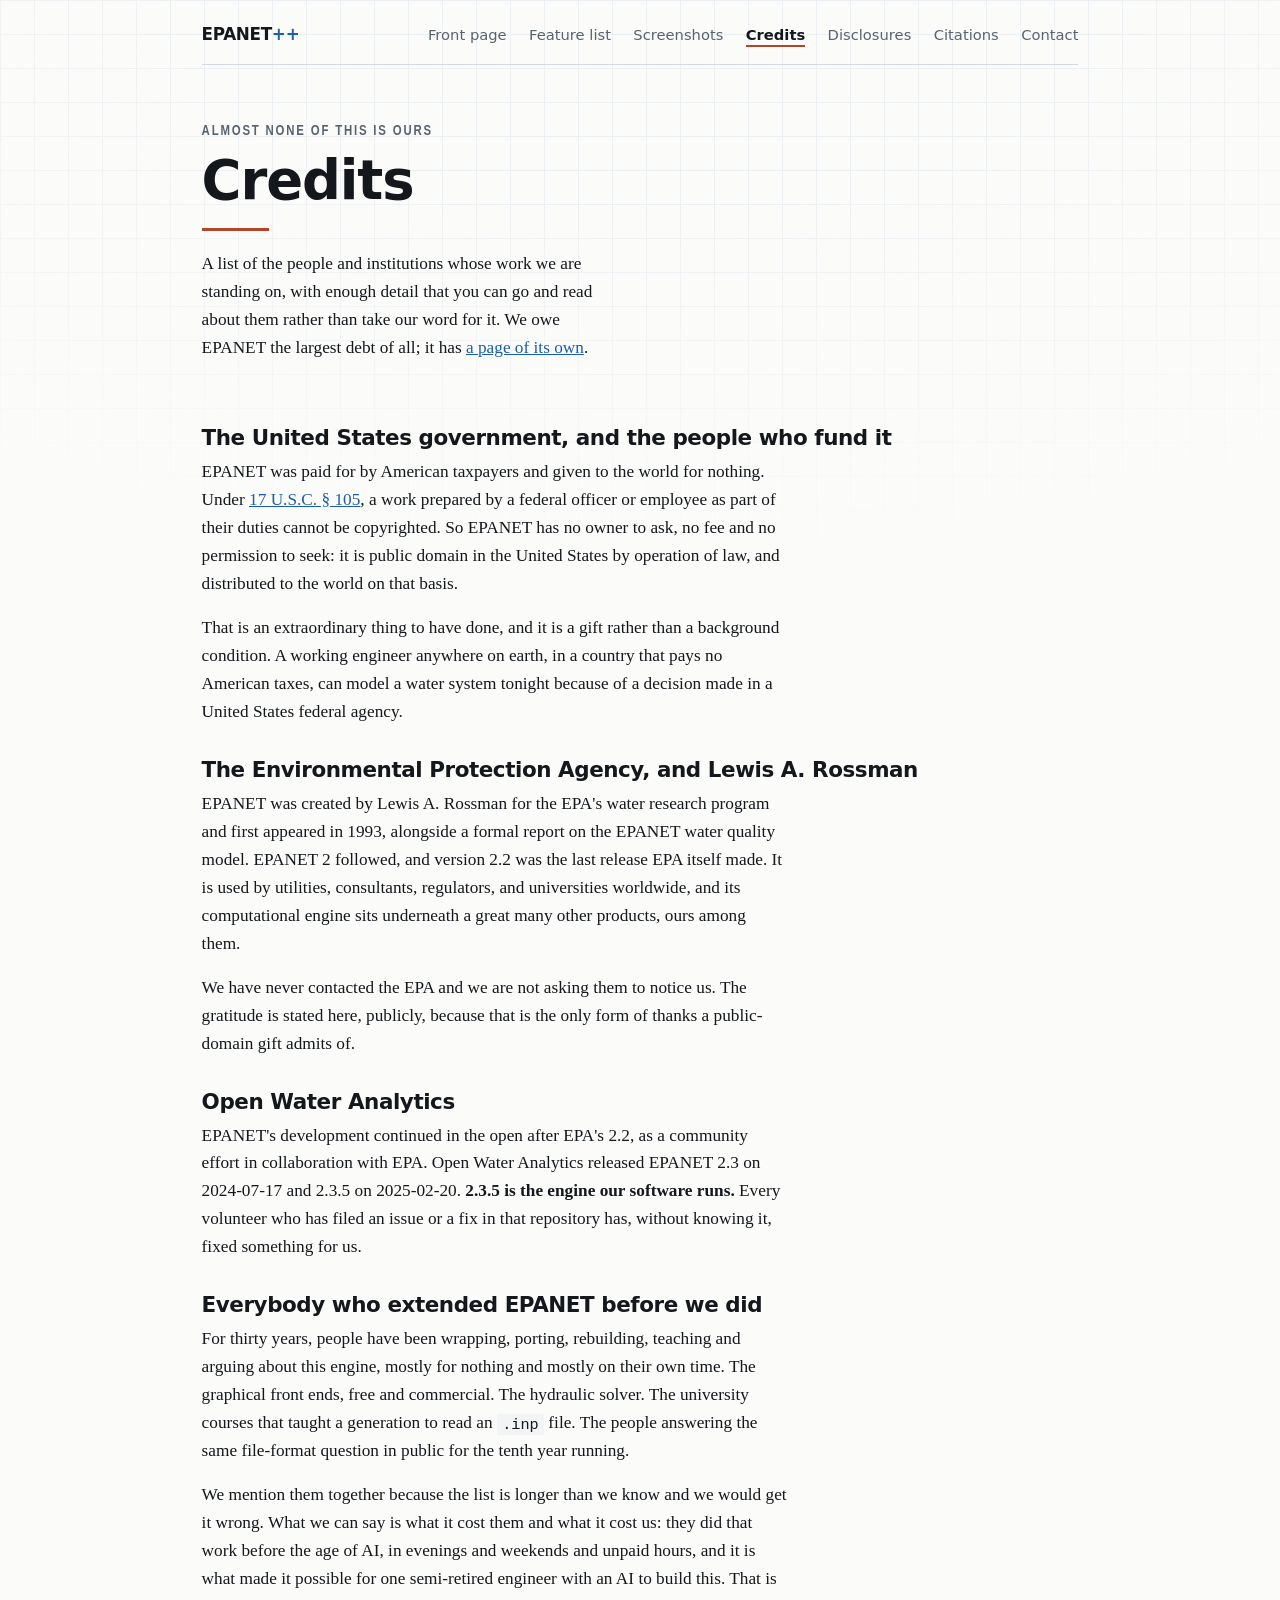
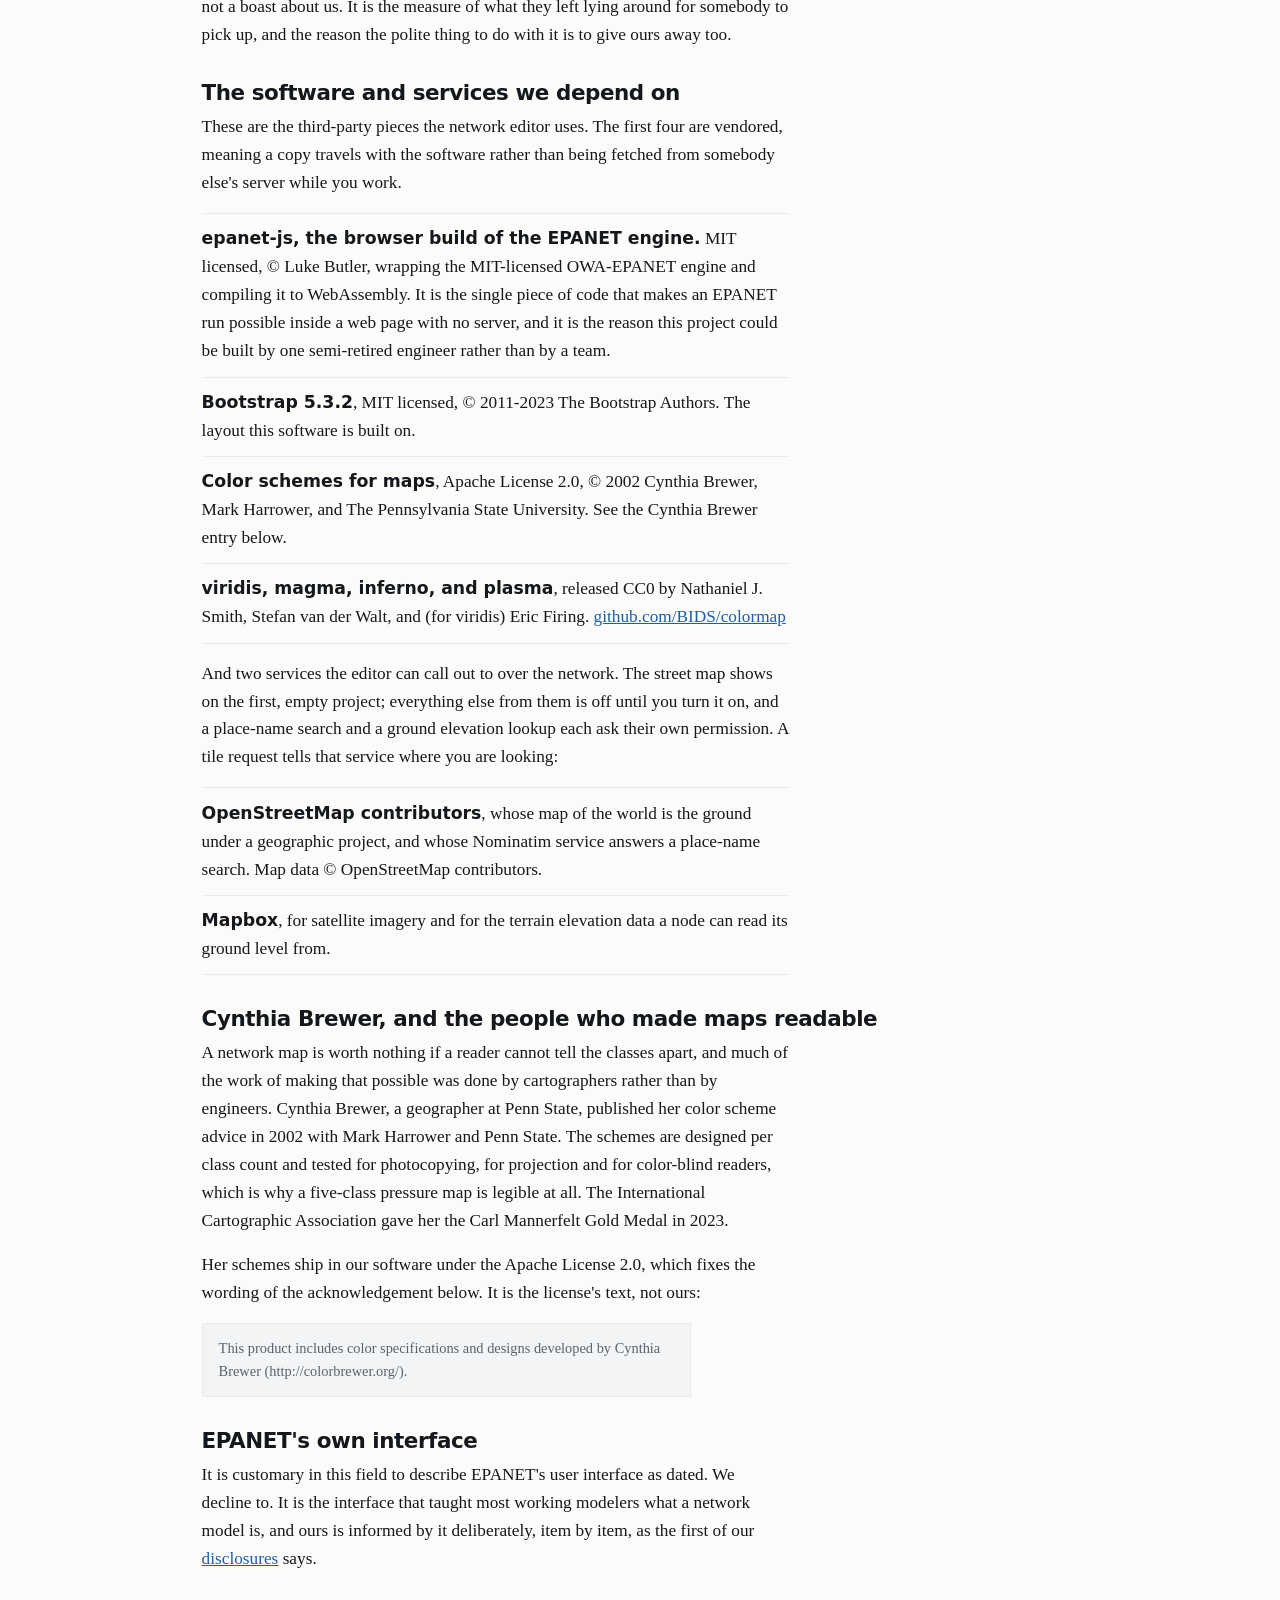
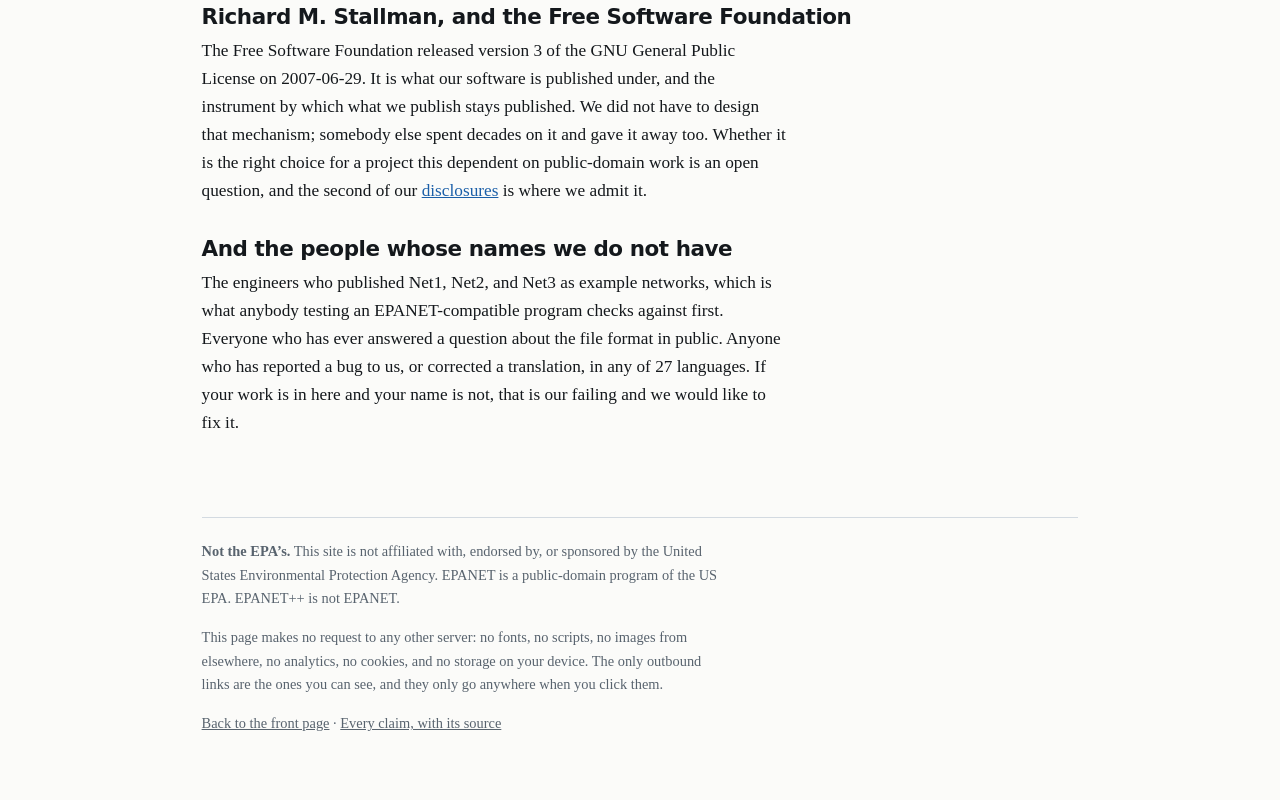
<file: credits.html>
<!doctype html>
<html lang="en">
<head>
<meta charset="utf-8">
<meta name="viewport" content="width=device-width, initial-scale=1">
<link rel="icon" href="favicon.svg" type="image/svg+xml">
<link rel="icon" href="icon-192.png" type="image/png" sizes="192x192">
<link rel="apple-touch-icon" href="icon-192.png">
<title>Credits</title>
<meta name="description" content="The people and institutions whose work EPANET++ stands on.">
<link rel="canonical" href="https://epanet-plus-plus.org/credits.html">
<meta property="og:type" content="website">
<meta property="og:site_name" content="EPANET++">
<meta property="og:url" content="https://epanet-plus-plus.org/credits.html">
<meta property="og:title" content="Credits">
<meta property="og:description" content="The people and institutions whose work EPANET++ stands on.">
<meta property="og:image" content="https://epanet-plus-plus.org/img/0082.png">
<meta property="og:image:width" content="1921">
<meta property="og:image:height" content="920">
<link rel="stylesheet" href="style.css">
</head>
<body>
<div class="sheet-bg" aria-hidden="true"></div>

<div class="sheet">

<header class="topbar">
	<!-- BEGIN GENERATED CHROME -->
	<div class="marks">
		<a class="wordmark" href="index.html">EPANET<span class="pp">++</span></a>
	</div>
	<nav>
		<a href="index.html">Front page</a>
		<a href="features.html">Feature list</a>
		<a href="screenshots.html">Screenshots</a>
		<a href="credits.html" aria-current="page">Credits</a>
		<a href="disclosures.html">Disclosures</a>
		<a href="citations.html">Citations</a>
		<a href="https://hawsedc.com/engcalcs/contact.php">Contact</a>
	</nav>
	<!-- END GENERATED CHROME -->
</header>

<!-- MIRRORED from LibreWaterNet.org's credits.html, rebranded; every change is listed in CLAIMS.md. -->
<!-- epanet-js IS NAMED HERE, in the software list, as on LibreWaterNet.org (EngCalcs positioning.md
     section 1, the second exception, 2026-09-06). Tom's Q4 of 2026-09-27 kept it off the FRONT page;
     it is nowhere else on this site. If he rules it off the whole site, credit it here by license,
     author and function instead. -->
<main>

<div class="hero">
	<span class="label">Almost none of this is ours</span>
	<h1>Credits<span class="rule-under"></span></h1>
	<p class="lede">A list of the people and institutions whose work we are standing on, with
	enough detail that you can go and read about them rather than take our word for it. We owe EPANET
	the largest debt of all; it has <a href="epanet.html">a page of its own</a>.</p>
</div>

<section>

	<div class="item">
		<h3>The United States government, and the people who fund it</h3>
		<p>EPANET was paid for by American taxpayers and given to the world for nothing.
		Under <a href="https://uscode.house.gov/view.xhtml?req=%28title%3A17+section%3A105+edition%3Aprelim%29">17
		U.S.C. &sect; 105</a>, a work prepared by a federal officer or employee as part of their
		duties cannot be copyrighted. So EPANET has no owner to ask, no fee and no permission to
		seek: it is public domain in the United States by operation of law, and distributed to the
		world on that basis.</p>
		<p>That is an extraordinary thing to have done, and it is a gift rather than a
		background condition. A working engineer anywhere on earth, in a country
		that pays no American taxes, can model a water system tonight because of a decision made
		in a United States federal agency.</p>
	</div>

	<div class="item">
		<h3>The Environmental Protection Agency, and Lewis A. Rossman</h3>
		<p>EPANET was created by Lewis A. Rossman for the EPA's water research program and
		first appeared in 1993, alongside a formal report on the EPANET water quality model.
		EPANET 2 followed, and version 2.2 was the last release EPA itself made. It is used
		by utilities, consultants, regulators, and universities worldwide, and its computational
		engine sits underneath a great many other products, ours among them.</p>
		<p>We have never contacted the EPA and we are not asking them to notice us. The
		gratitude is stated here, publicly, because that is the only form of thanks a public-domain
		gift admits of.</p>
	</div>

	<div class="item">
		<h3>Open Water Analytics</h3>
		<p>EPANET's development continued in the open after EPA's 2.2, as a community effort in
		collaboration with EPA. Open Water Analytics released EPANET 2.3 on 2024-07-17 and 2.3.5
		on 2025-02-20. <b>2.3.5 is the engine our software runs.</b> Every volunteer who
		has filed an issue or a fix in that repository has, without knowing it, fixed something
		for us.</p>
	</div>

	<div class="item">
		<h3>Everybody who extended EPANET before we did</h3>
		<p>For thirty years, people have been wrapping, porting, rebuilding, teaching and
		arguing about this engine, mostly for nothing and mostly on their own time. The
		graphical front ends, free and commercial. The hydraulic solver. The university courses
		that taught a generation to read an <code>.inp</code> file. The people answering the
		same file-format question in public for the tenth year running.</p>

		<p>We mention them together because the list is longer than we know and we would get it
		wrong. What we can say is what it cost them and what it cost us: they did that work
		before the age of AI, in evenings and weekends and unpaid hours, and it is what made it
		possible for one semi-retired engineer with an AI to build this. That is not a boast
		about us. It is the measure of what they left lying around for somebody to pick up, and
		the reason the polite thing to do with it is to give ours away too.</p>
	</div>

	<div class="item">
		<h3>The software and services we depend on</h3>
		<p>These are the third-party pieces the network editor uses. The first four are
		vendored, meaning a copy travels with the software rather than being fetched from
		somebody else's server while you work.</p>
		<ul class="facts">
			<li><b>epanet-js, the browser build of the EPANET engine.</b> MIT licensed,
			&copy; Luke Butler, wrapping the MIT-licensed OWA-EPANET engine and compiling it to
			WebAssembly. It is the single piece of code that makes an EPANET run possible inside a
			web page with no server, and it is the reason this project could be built by one
			semi-retired engineer rather than by a team.</li>
			<li><b>Bootstrap 5.3.2</b>, MIT licensed, &copy; 2011-2023 The Bootstrap Authors.
			The layout this software is built on.</li>
			<li><b>Color schemes for maps</b>, Apache License 2.0, &copy; 2002 Cynthia Brewer,
			Mark Harrower, and The Pennsylvania State University.
			See the Cynthia Brewer entry below.</li>
			<li><b>viridis, magma, inferno, and plasma</b>, released CC0 by Nathaniel J. Smith,
			Stefan van der Walt, and (for viridis) Eric Firing.
			<a href="https://github.com/BIDS/colormap">github.com/BIDS/colormap</a></li>
		</ul>
		<p>And two services the editor can call out to over the network. The street map shows
		on the first, empty project; everything else from them is off until you turn it on, and a
		place-name search and a ground elevation lookup each ask their own permission. A tile
		request tells that service where you are looking:</p>
		<ul class="facts">
			<li><b>OpenStreetMap contributors</b>, whose map of the world is the ground under a
			geographic project, and whose Nominatim service answers a place-name search.
			Map data &copy; OpenStreetMap contributors.</li>
			<li><b>Mapbox</b>, for satellite imagery and for the terrain elevation data a node can
			read its ground level from.</li>
		</ul>
	</div>

	<div class="item">
		<h3>Cynthia Brewer, and the people who made maps readable</h3>
		<p>A network map is worth nothing if a reader cannot tell the classes apart, and much of
		the work of making that possible was done by cartographers rather than by engineers.
		Cynthia Brewer, a geographer at Penn State, published her color scheme advice in 2002
		with Mark Harrower and Penn State. The schemes are designed per class count and tested for
		photocopying, for projection and for color-blind readers, which is why a five-class
		pressure map is legible at all. The International Cartographic Association gave her the
		Carl Mannerfelt Gold Medal in 2023.</p>
		<p>Her schemes ship in our software under the Apache License 2.0, which fixes the wording
		of the acknowledgement below. It is the license's text, not ours:</p>
		<div class="finewords">
			<p>This product includes color specifications and designs developed by Cynthia Brewer (http://colorbrewer.org/).</p>
		</div>
	</div>

	<div class="item">
		<h3>EPANET's own interface</h3>
		<p>It is customary in this field to describe EPANET's user interface as dated. We decline
		to. It is the interface that taught most working modelers what a network model is, and
		ours is informed by it deliberately, item by item, as the
		first of our <a href="disclosures.html">disclosures</a> says.</p>
	</div>

	<div class="item">
		<h3>Richard M. Stallman, and the Free Software Foundation</h3>
		<p>The Free Software Foundation released version 3 of the GNU General Public License on
		2007-06-29. It is what our software is published under, and the instrument by which what
		we publish stays published. We did not have to design that mechanism; somebody else spent
		decades on it and gave it away too. Whether it is the right choice for a project this
		dependent on public-domain work is an open question, and the second of our
		<a href="disclosures.html">disclosures</a> is where we admit it.</p>
	</div>

	<div class="item">
		<h3>And the people whose names we do not have</h3>
		<p>The engineers who published Net1, Net2, and Net3 as example networks, which is what
		anybody testing an EPANET-compatible program checks against first. Everyone who has ever
		answered a question about the file format in public. Anyone who has reported a bug to us,
		or corrected a translation, in any of 27 languages. If your work is in here and your name
		is not, that is our failing and we would like to fix it.</p>
	</div>
</section>

</main>

<footer>
	<p><b>Not the EPA&rsquo;s.</b> This site is not affiliated with, endorsed by, or sponsored by the
	United States Environmental Protection Agency. EPANET is a public-domain program of the US EPA.
	EPANET++ is not EPANET.</p>
	<p>This page makes no request to any other server: no fonts, no scripts, no images from
	elsewhere, no analytics, no cookies, and no storage on your device. The only outbound
	links are the ones you can see, and they only go anywhere when you click them.</p>
	<p><a href="index.html">Back to the front page</a> &middot;
	<a href="citations.html">Every claim, with its source</a></p>
</footer>

</div>
</body>
</html>
</file>
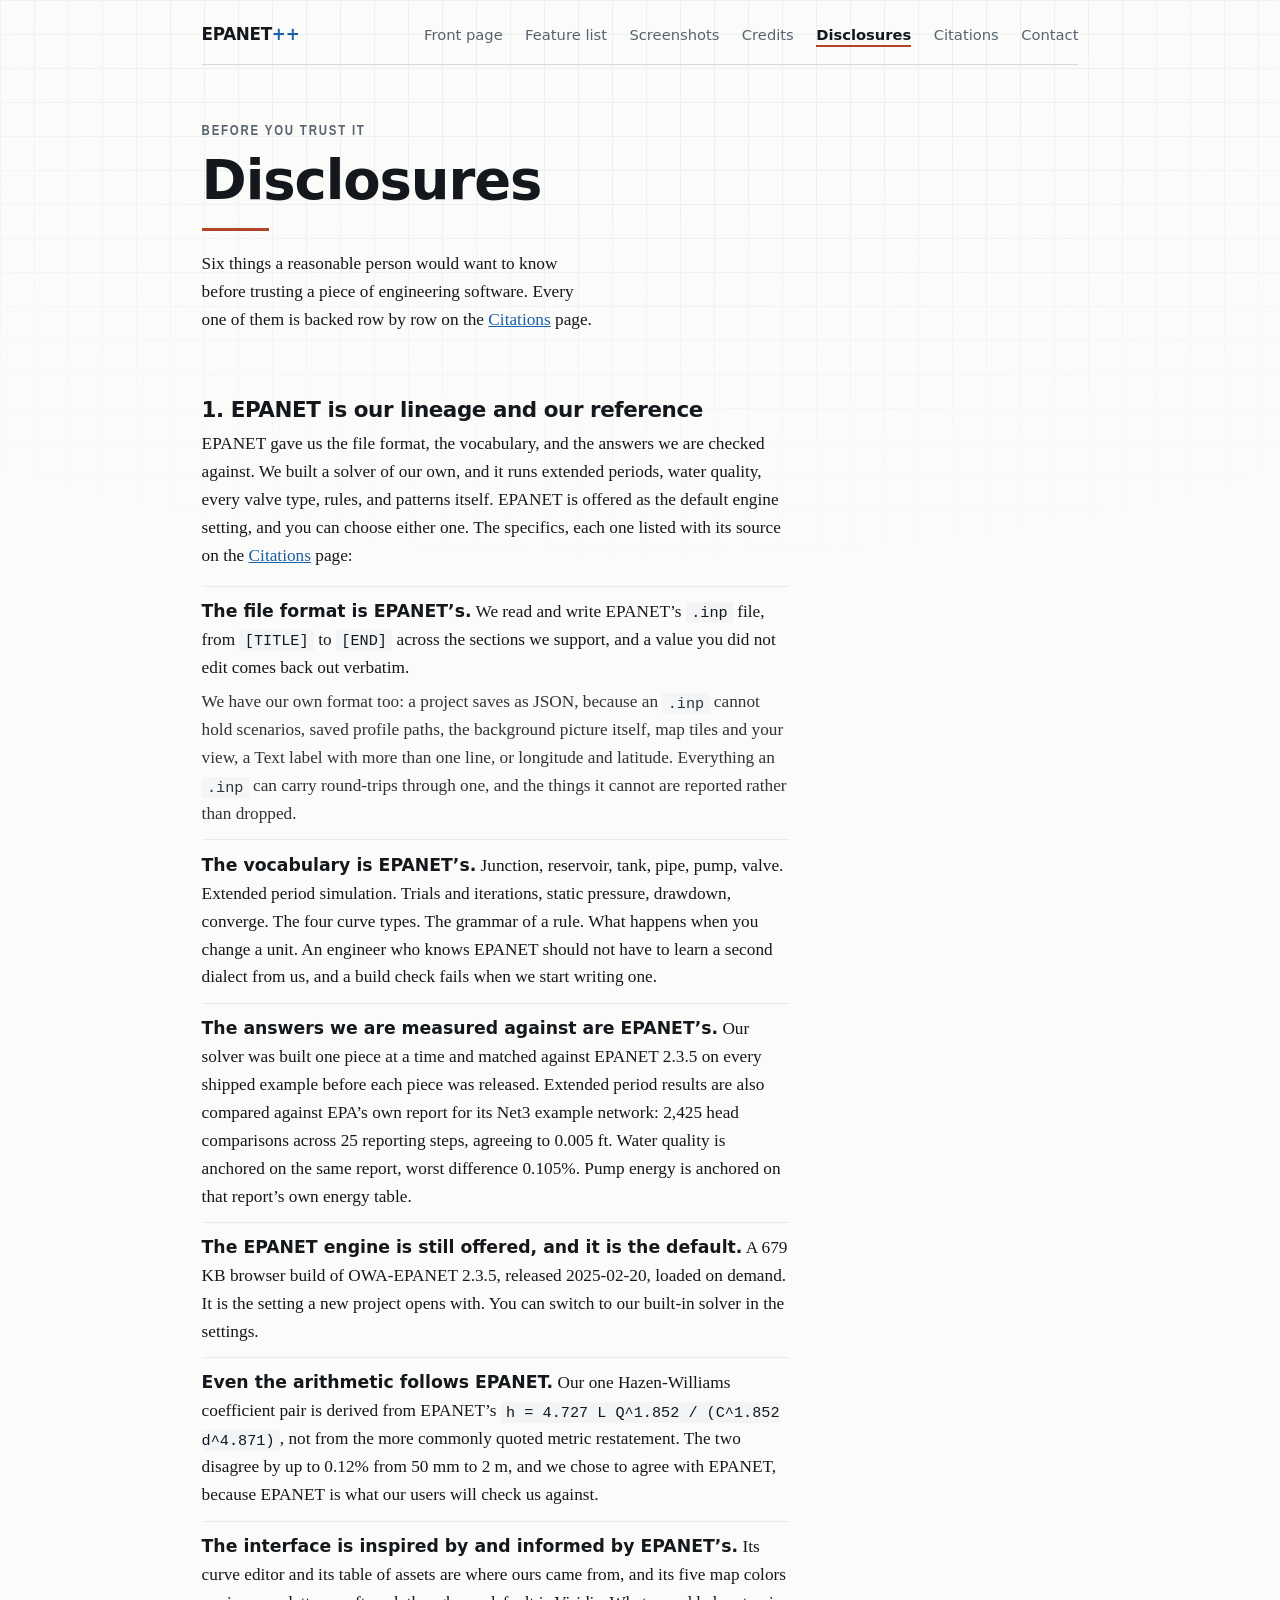
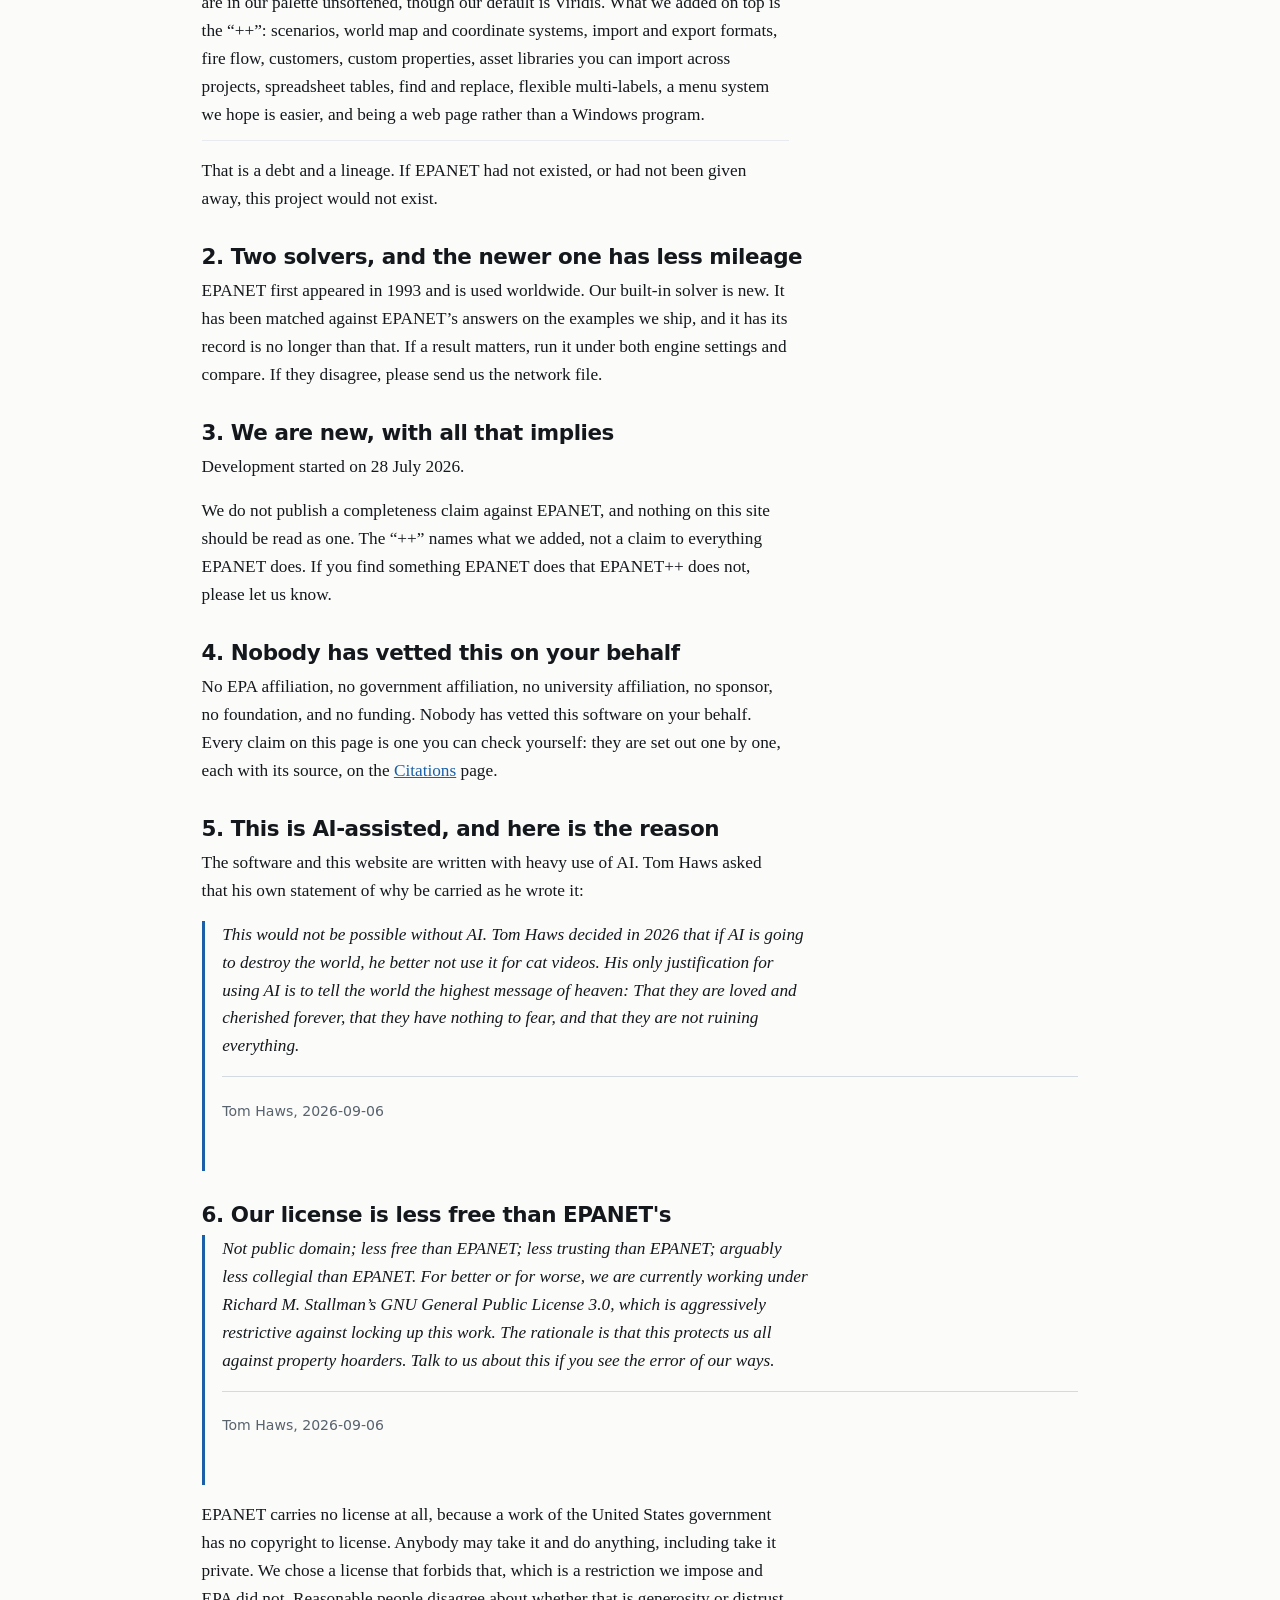
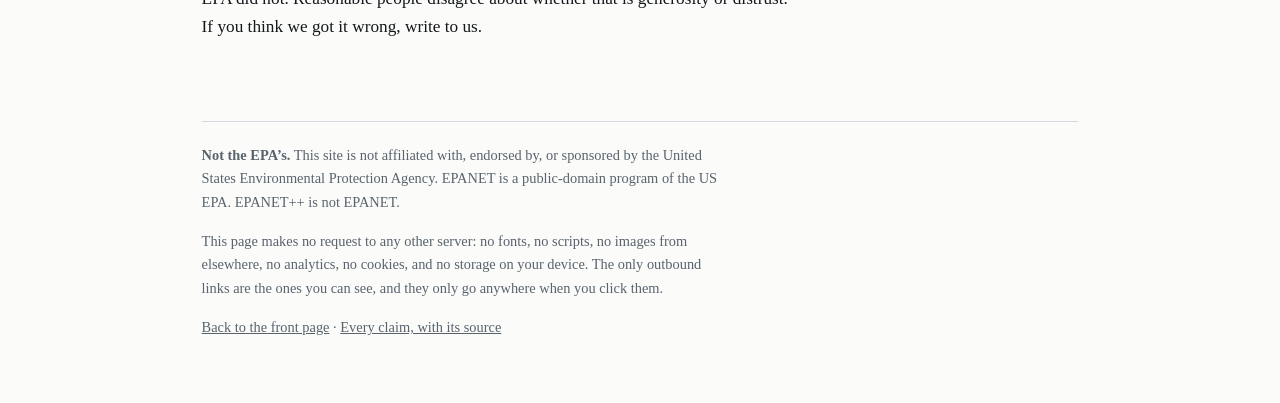
<file: disclosures.html>
<!doctype html>
<html lang="en">
<head>
<meta charset="utf-8">
<meta name="viewport" content="width=device-width, initial-scale=1">
<link rel="icon" href="favicon.svg" type="image/svg+xml">
<link rel="icon" href="icon-192.png" type="image/png" sizes="192x192">
<link rel="apple-touch-icon" href="icon-192.png">
<title>Disclosures</title>
<meta name="description" content="Six things a reasonable person would want to know before trusting EPANET++.">
<link rel="canonical" href="https://epanet-plus-plus.org/disclosures.html">
<meta property="og:type" content="website">
<meta property="og:site_name" content="EPANET++">
<meta property="og:url" content="https://epanet-plus-plus.org/disclosures.html">
<meta property="og:title" content="Disclosures">
<meta property="og:description" content="Six things a reasonable person would want to know before trusting EPANET++.">
<meta property="og:image" content="https://epanet-plus-plus.org/img/0082.png">
<meta property="og:image:width" content="1921">
<meta property="og:image:height" content="920">
<link rel="stylesheet" href="style.css">
</head>
<body>
<div class="sheet-bg" aria-hidden="true"></div>

<div class="sheet">

<header class="topbar">
	<!-- BEGIN GENERATED CHROME -->
	<div class="marks">
		<a class="wordmark" href="index.html">EPANET<span class="pp">++</span></a>
	</div>
	<nav>
		<a href="index.html">Front page</a>
		<a href="features.html">Feature list</a>
		<a href="screenshots.html">Screenshots</a>
		<a href="credits.html">Credits</a>
		<a href="disclosures.html" aria-current="page">Disclosures</a>
		<a href="citations.html">Citations</a>
		<a href="https://hawsedc.com/engcalcs/contact.php">Contact</a>
	</nav>
	<!-- END GENERATED CHROME -->
</header>

<!-- MIRRORED from LibreWaterNet.org's disclosures.html, rebranded; every change is listed in CLAIMS.md. -->
<main>

<div class="hero">
	<span class="label">Before you trust it</span>
	<h1>Disclosures<span class="rule-under"></span></h1>
	<p class="lede">Six things a reasonable person would want to know before trusting a piece of engineering software. Every one of them is backed row by row on the <a href="citations.html">Citations</a> page.</p>
</div>

<section>

	<div class="item">
		<h3>1. EPANET is our lineage and our reference</h3>
		<p>EPANET gave us the file format, the vocabulary, and the answers we are checked against.
		We built a solver of our own, and it runs extended periods, water quality, every valve
		type, rules, and patterns itself. EPANET is offered as the default engine setting,
		and you can choose either one. The specifics, each one listed with its source on the
		<a href="citations.html">Citations</a> page:</p>
		<ul class="facts">
			<li><b>The file format is EPANET&rsquo;s.</b> We read and write EPANET&rsquo;s 
      <code>.inp</code> file, from <code>[TITLE]</code> to <code>[END]</code> across the
			sections we support, and a value you did not edit comes back out verbatim.
			<span class="qualify">We have our own format too: a project saves as JSON,
			because an <code>.inp</code> cannot hold scenarios, saved profile paths, the background
			picture itself, map tiles and your view, a Text label with more than one line, or
			longitude and latitude. Everything an <code>.inp</code> can carry round-trips
			through one, and the things it cannot are reported rather than dropped.</span></li>
			<li><b>The vocabulary is EPANET&rsquo;s.</b> Junction, reservoir, tank, pipe, pump, valve.
			Extended period simulation. Trials and iterations, static pressure, drawdown, converge.
			The four curve types. The grammar of a rule. What happens when you change a unit. An
			engineer who knows EPANET should not have to learn a second dialect from us, and a
			build check fails when we start writing one.</li>
			<li><b>The answers we are measured against are EPANET&rsquo;s.</b> Our solver was
			built one piece at a time and matched against EPANET 2.3.5 on every shipped example
			before each piece was released. Extended period results are also compared against
			EPA&rsquo;s own report for its Net3 example network: 2,425 head comparisons across
			25 reporting steps, agreeing to 0.005 ft. Water quality is anchored on the same
			report, worst difference 0.105%. Pump energy is anchored on that report&rsquo;s own
			energy table.</li>
			<li><b>The EPANET engine is still offered, and it is the default.</b> A 679 KB browser build
			of OWA-EPANET 2.3.5, released 2025-02-20, loaded on demand. It is the setting a new
			project opens with. You can switch to our built-in solver in the settings.</li>
			<li><b>Even the arithmetic follows EPANET.</b> Our one Hazen-Williams coefficient pair
			is derived from EPANET&rsquo;s <code>h = 4.727 L Q^1.852 / (C^1.852 d^4.871)</code>,
			not from the more commonly quoted metric restatement. The two disagree by up to 0.12%
			from 50 mm to 2 m, and we chose to agree with EPANET, because EPANET is what our users
			will check us against.</li>
			<li><b>The interface is inspired by and informed by EPANET&rsquo;s.</b> Its curve editor
			and its table of assets are where ours came from, and its five map colors are in our
			palette unsoftened, though our default is Viridis. What we added on top is the
			&ldquo;++&rdquo;: scenarios, world map and coordinate systems, import and export formats, fire flow, customers, custom properties, asset
			libraries you can import across projects, spreadsheet tables, find and replace, flexible multi-labels, a
			menu system we hope is easier, and being a web page rather than a Windows program.</li>
		</ul>
		<p>That is a debt and a lineage. If EPANET had not existed, or had not been given
		away, this project would not exist.</p>
	</div>

	<div class="item">
		<h3>2. Two solvers, and the newer one has less mileage</h3>
		<p>EPANET first appeared in 1993 and is used worldwide. Our built-in solver is new. It
		has been matched against EPANET&rsquo;s answers on the examples we ship, and it has
		its record is no longer than that. If a result matters, run it under both engine settings and
		compare. If they disagree, please send us the network file.</p>
	</div>

	<div class="item">
		<h3>3. We are new, with all that implies</h3>
		<p>Development started on 28 July 2026.</p>
		<p>We do not publish a completeness claim against EPANET, and nothing on this site should
		be read as one. The &ldquo;++&rdquo; names what we added, not a claim to everything EPANET
		does. If you find something EPANET does that EPANET++ does not, please let us know.</p>
	</div>

	<div class="item">
		<h3>4. Nobody has vetted this on your behalf</h3>
		<p>No EPA affiliation, no government affiliation, no university affiliation, no sponsor,
		no foundation, and no funding. Nobody has vetted this software on your behalf. Every
		claim on this page is one you can check yourself: they are set out one by one,
		each with its source, on the <a href="citations.html">Citations</a> page.</p>
	</div>
	<div class="item">
		<h3>5. This is AI-assisted, and here is the reason</h3>
		<p>The software and this website are written with heavy use of AI. Tom Haws asked that
		his own statement of why be carried as he wrote it:</p>
		<blockquote>
			<p>This would not be possible without AI. Tom Haws decided in 2026 that if AI is
			going to destroy the world, he better not use it for cat videos. His only
			justification for using AI is to tell the world the highest message of heaven: That
			they are loved and cherished forever, that they have nothing to fear, and that they
			are not ruining everything.</p>
			<footer class="attrib">Tom Haws, 2026-09-06</footer>
		</blockquote>
	</div>

	<div class="item" id="less-free">
		<h3>6. Our license is less free than EPANET's</h3>
		<blockquote>
			<p>Not public domain; less free than EPANET; less trusting than EPANET; arguably
			less collegial than EPANET. For better or for worse, we are currently working under
			Richard M. Stallman&rsquo;s GNU General Public License 3.0, which is aggressively
			restrictive against locking up this work. The rationale is that this protects us all
			against property hoarders. Talk to us about this if you see the error of our ways.</p>
			<footer class="attrib">Tom Haws, 2026-09-06</footer>
		</blockquote>
		<p>EPANET carries no license at all, because
		a work of the United States government has no copyright to license. Anybody may take it
		and do anything, including take it private. We chose a license that forbids that, which
		is a restriction we impose and EPA did not. Reasonable people disagree about whether
		that is generosity or distrust. If you think we got it wrong, write to us.</p>
	</div>

</section>

</main>

<footer>
	<p><b>Not the EPA&rsquo;s.</b> This site is not affiliated with, endorsed by, or sponsored by the
	United States Environmental Protection Agency. EPANET is a public-domain program of the US EPA.
	EPANET++ is not EPANET.</p>
	<p>This page makes no request to any other server: no fonts, no scripts, no images from
	elsewhere, no analytics, no cookies, and no storage on your device. The only outbound
	links are the ones you can see, and they only go anywhere when you click them.</p>
	<p><a href="index.html">Back to the front page</a> &middot;
	<a href="citations.html">Every claim, with its source</a></p>
</footer>

</div>
</body>
</html>
</file>
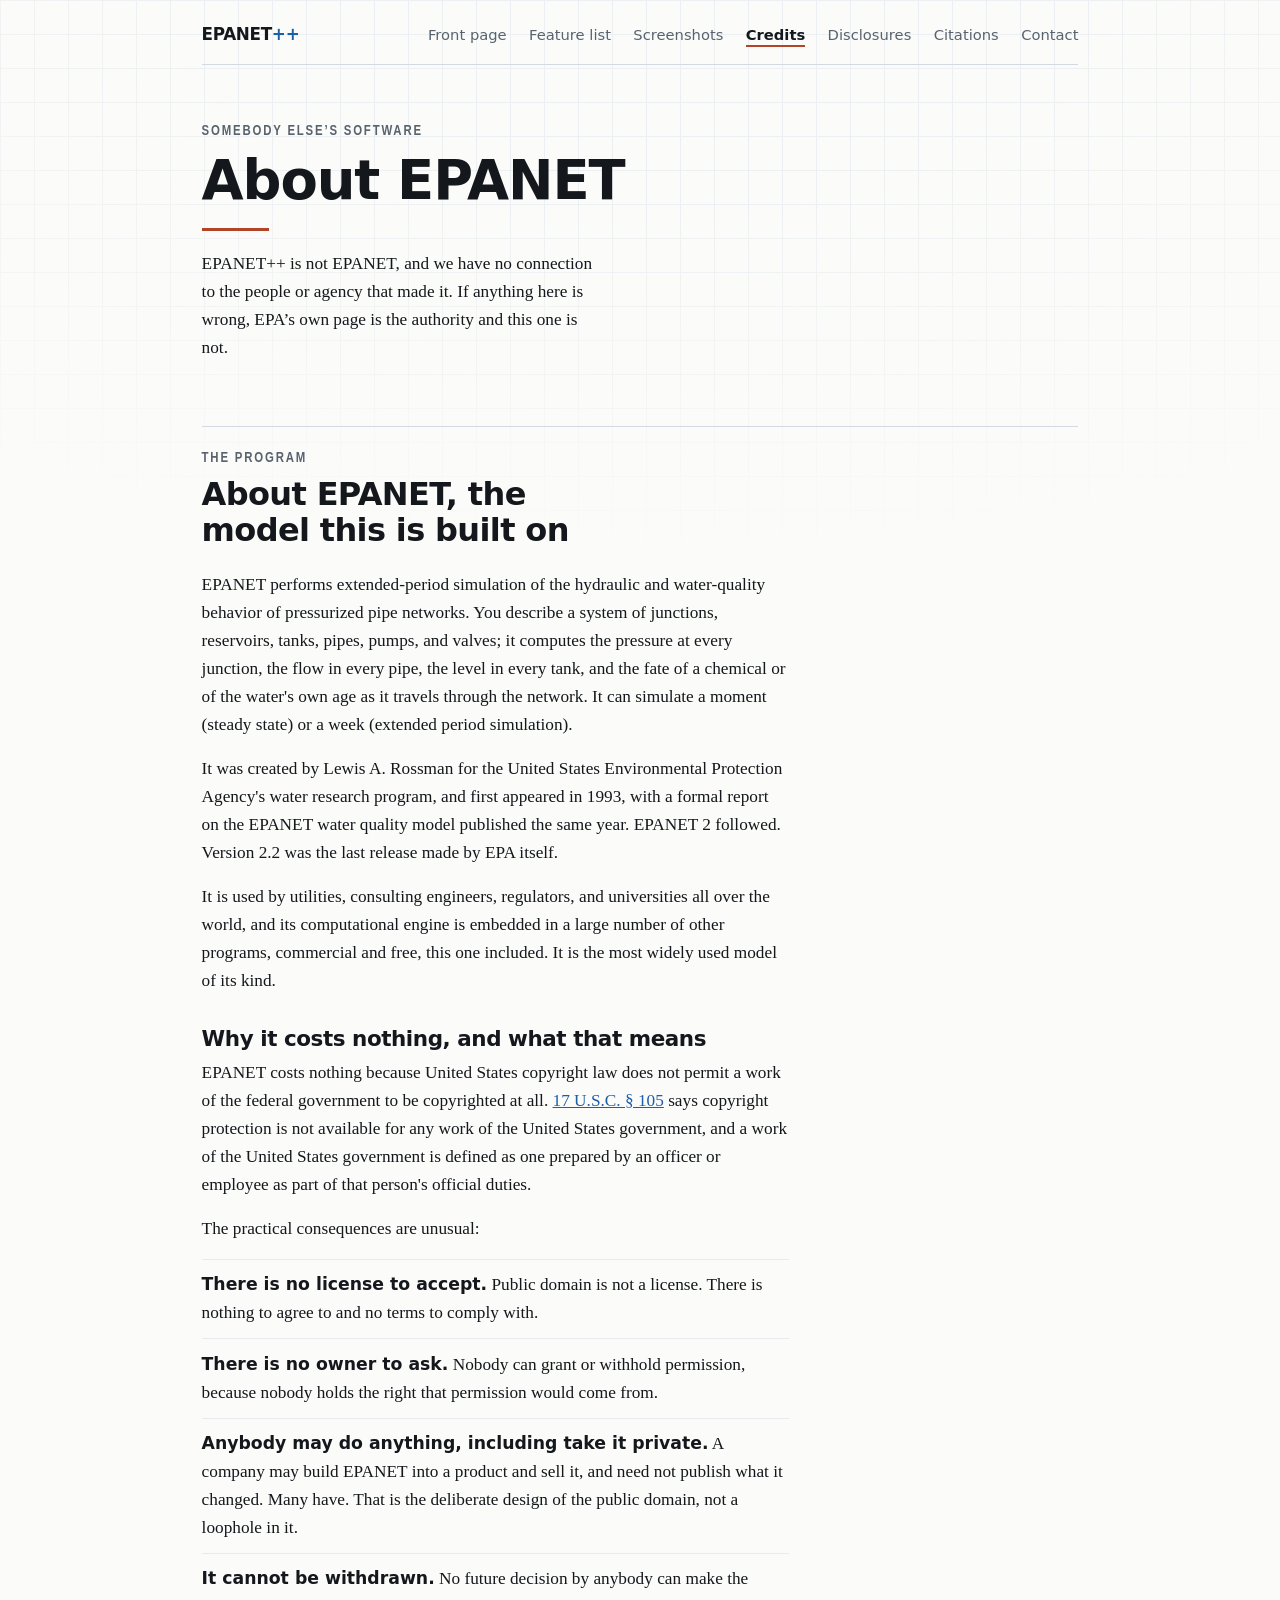
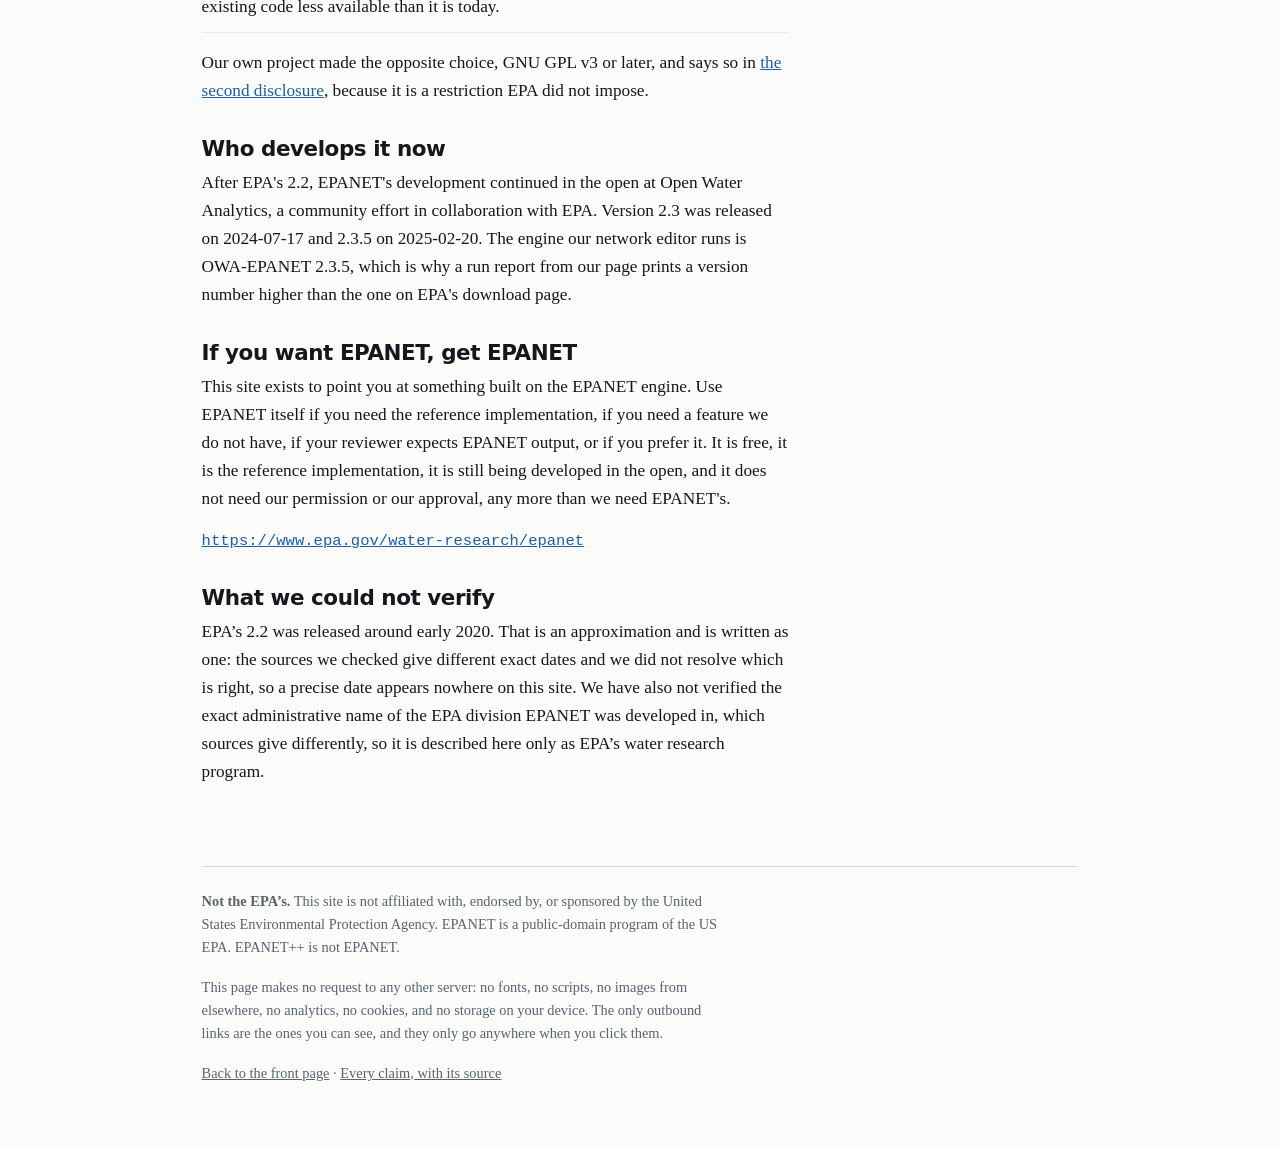
<file: epanet.html>
<!doctype html>
<html lang="en">
<head>
<meta charset="utf-8">
<meta name="viewport" content="width=device-width, initial-scale=1">
<link rel="icon" href="favicon.svg" type="image/svg+xml">
<link rel="icon" href="icon-192.png" type="image/png" sizes="192x192">
<link rel="apple-touch-icon" href="icon-192.png">
<title>About EPANET</title>
<meta name="description" content="What EPANET is, why it costs nothing, who made it, and where to get it.">
<link rel="canonical" href="https://epanet-plus-plus.org/epanet.html">
<meta property="og:type" content="website">
<meta property="og:site_name" content="EPANET++">
<meta property="og:url" content="https://epanet-plus-plus.org/epanet.html">
<meta property="og:title" content="About EPANET">
<meta property="og:description" content="What EPANET is, why it costs nothing, who made it, and where to get it.">
<meta property="og:image" content="https://epanet-plus-plus.org/img/0082.png">
<meta property="og:image:width" content="1921">
<meta property="og:image:height" content="920">
<link rel="stylesheet" href="style.css">
</head>
<body>
<div class="sheet-bg" aria-hidden="true"></div>

<div class="sheet">

<header class="topbar">
	<!-- BEGIN GENERATED CHROME -->
	<div class="marks">
		<a class="wordmark" href="index.html">EPANET<span class="pp">++</span></a>
	</div>
	<nav>
		<a href="index.html">Front page</a>
		<a href="features.html">Feature list</a>
		<a href="screenshots.html">Screenshots</a>
		<a href="credits.html" aria-current="page">Credits</a>
		<a href="disclosures.html">Disclosures</a>
		<a href="citations.html">Citations</a>
		<a href="https://hawsedc.com/engcalcs/contact.php">Contact</a>
	</nav>
	<!-- END GENERATED CHROME -->
</header>

<!-- MIRRORED from LibreWaterNet.org's epanet.html, rebranded; every change is listed in CLAIMS.md. -->
<main>

<div class="hero">
	<span class="label">Somebody else&rsquo;s software</span>
	<h1>About EPANET<span class="rule-under"></span></h1>
	<p class="lede">EPANET++ is not EPANET, and we have no connection to the people or agency that made it. If anything here is wrong, EPA&rsquo;s own page is the authority and this one is not.</p>
</div>

<section>
	<div class="sec-head">
		<span class="label">The program</span>
		<h2>About EPANET, the model this is built on</h2>
	</div>

	<div class="item">
		<p>EPANET performs extended-period simulation of the hydraulic and water-quality
		behavior of pressurized pipe networks. You describe a system of junctions, reservoirs,
		tanks, pipes, pumps, and valves; it computes the pressure at every junction, the flow in
		every pipe, the level in every tank, and the fate of a chemical or of the water's own age
		as it travels through the network. It can simulate a moment (steady state) or a week (extended period simulation).</p>
		<p>It was created by Lewis A. Rossman for the United States Environmental Protection
		Agency's water research program, and first appeared in 1993, with a formal report on
		the EPANET water quality model published the same year. EPANET 2 followed. Version 2.2
		was the last release made by EPA itself.</p>
		<p>It is used by utilities, consulting engineers, regulators, and universities all over
		the world, and its computational engine is embedded in a large number of other programs,
		commercial and free, this one included. It is the most widely used model of its kind.</p>
	</div>

	<div class="item">
		<h3>Why it costs nothing, and what that means</h3>
		<p>EPANET costs nothing because United States copyright law does not permit a work of
		the federal government to be copyrighted at all.
		<a href="https://uscode.house.gov/view.xhtml?req=%28title%3A17+section%3A105+edition%3Aprelim%29">17
		U.S.C. &sect; 105</a> says copyright protection is not available for any work of the
		United States government, and a work of the United States government is defined as one
		prepared by an officer or employee as part of that person's official duties.</p>
		<p>The practical consequences are unusual:</p>
		<ul class="facts">
			<li><b>There is no license to accept.</b> Public domain is not a license. There is
			nothing to agree to and no terms to comply with.</li>
			<li><b>There is no owner to ask.</b> Nobody can grant or withhold permission, because
			nobody holds the right that permission would come from.</li>
			<li><b>Anybody may do anything, including take it private.</b> A company may build
			EPANET into a product and sell it, and need not publish what it changed. Many have.
			That is the deliberate design of the public domain, not a loophole in it.</li>
			<li><b>It cannot be withdrawn.</b> No future decision by anybody can make the
			existing code less available than it is today.</li>
		</ul>
		<p>Our own project made the opposite choice, GNU GPL v3 or later, and says so in
		<a href="disclosures.html#less-free">the second disclosure</a>, because it is a restriction EPA
		did not impose.</p>
	</div>

	<div class="item">
		<h3>Who develops it now</h3>
		<p>After EPA's 2.2, EPANET's development continued in the open at Open Water Analytics,
		a community effort in collaboration with EPA. Version 2.3 was released on 2024-07-17 and
		2.3.5 on 2025-02-20. The engine our network editor runs is OWA-EPANET 2.3.5, which is why
		a run report from our page prints a version number higher than the one on EPA's download
		page.</p>
	</div>

	<div class="item">
		<h3>If you want EPANET, get EPANET</h3>
		<p>This site exists to point you at something built on the EPANET engine. Use EPANET itself if you need the reference
		implementation, if you need a feature we do not have, if your reviewer expects EPANET
		output, or if you prefer it. It is free, it is the reference implementation, it is
		still being developed in the open, and it does not need our permission or our
		approval, any more than we need EPANET's.</p>
		<p class="mono"><a href="https://www.epa.gov/water-research/epanet">https://www.epa.gov/water-research/epanet</a></p>
	</div>

	<div class="item">
		<h3>What we could not verify</h3>
		<p>EPA&rsquo;s 2.2 was released around early 2020. That is an approximation and is
		written as one: the sources we checked give different exact dates and we did not resolve
		which is right, so a precise date appears nowhere on this site. We have also not verified
		the exact administrative name of the EPA division EPANET was developed in, which sources
		give differently, so it is described here only as EPA&rsquo;s water research program.</p>
	</div>
</section>

</main>

<footer>
	<p><b>Not the EPA&rsquo;s.</b> This site is not affiliated with, endorsed by, or sponsored by the
	United States Environmental Protection Agency. EPANET is a public-domain program of the US EPA.
	EPANET++ is not EPANET.</p>
	<p>This page makes no request to any other server: no fonts, no scripts, no images from
	elsewhere, no analytics, no cookies, and no storage on your device. The only outbound
	links are the ones you can see, and they only go anywhere when you click them.</p>
	<p><a href="index.html">Back to the front page</a> &middot;
	<a href="citations.html">Every claim, with its source</a></p>
</footer>

</div>
</body>
</html>
</file>
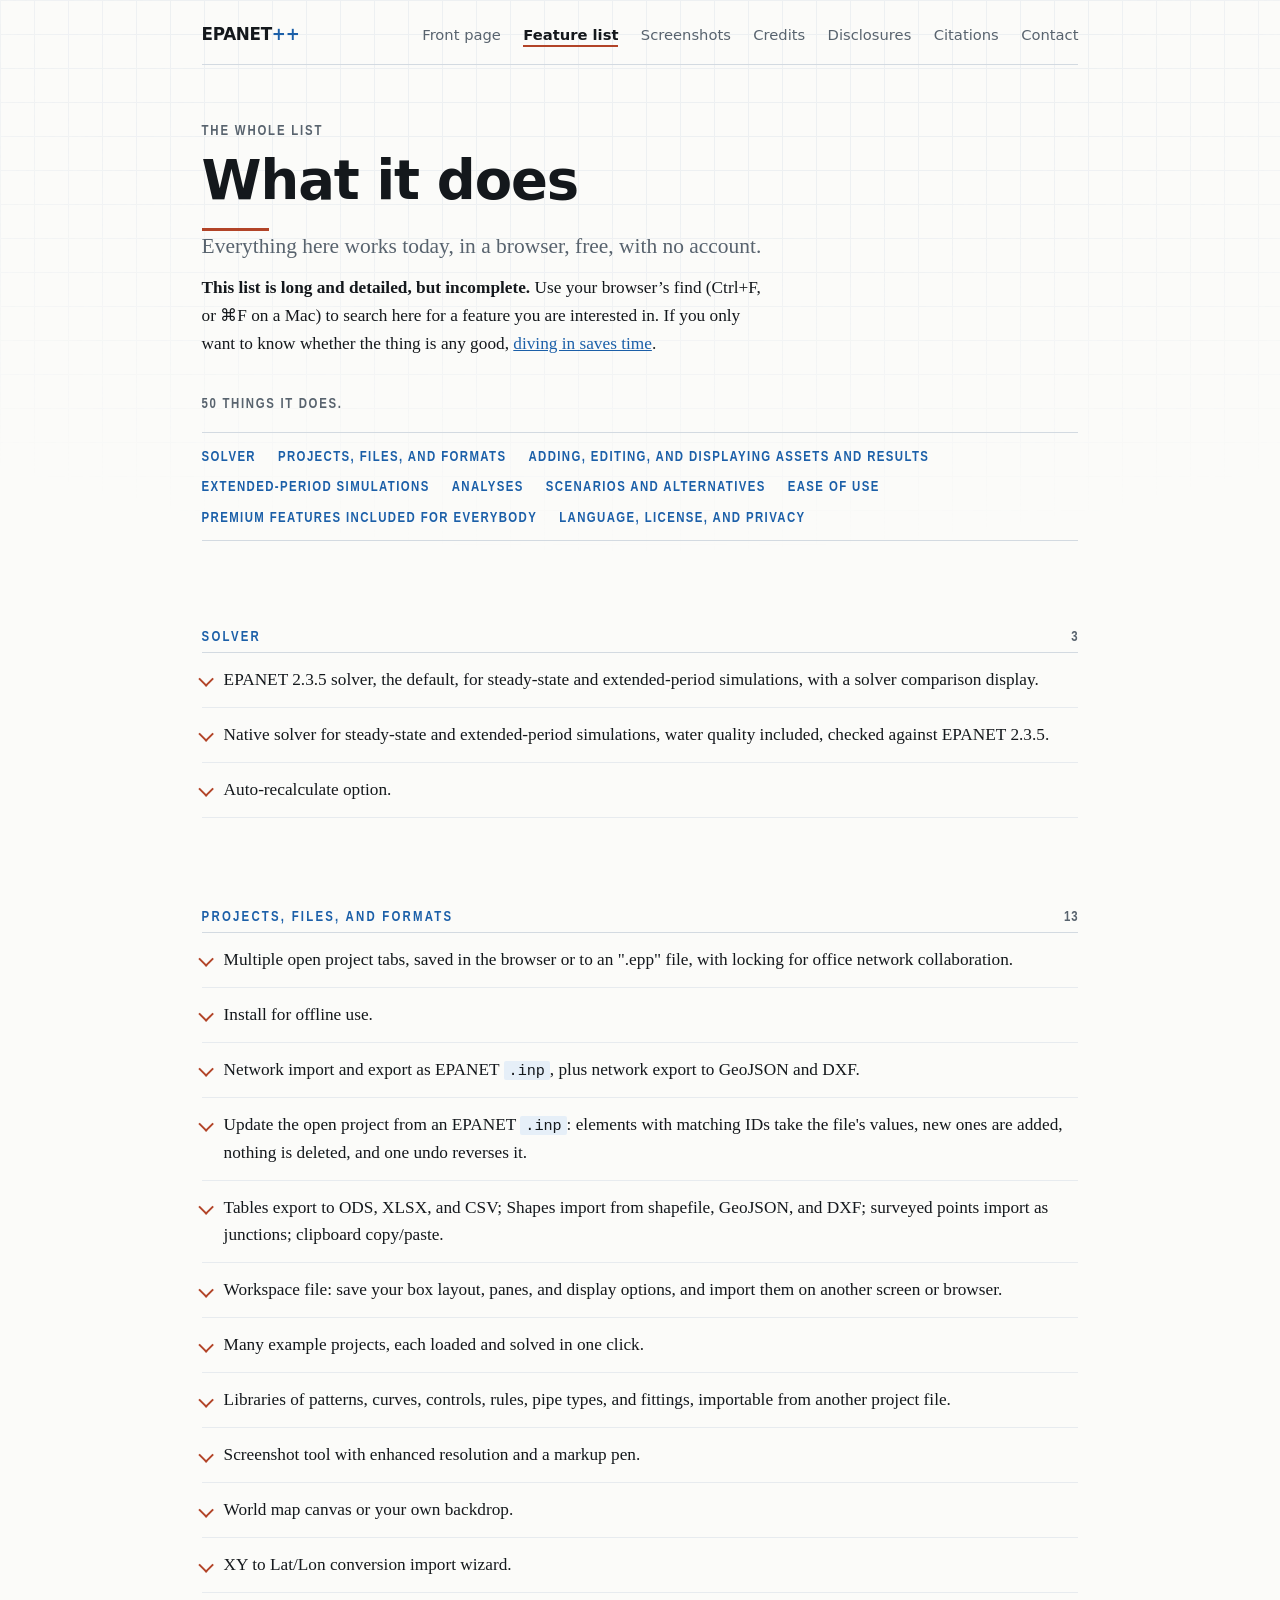
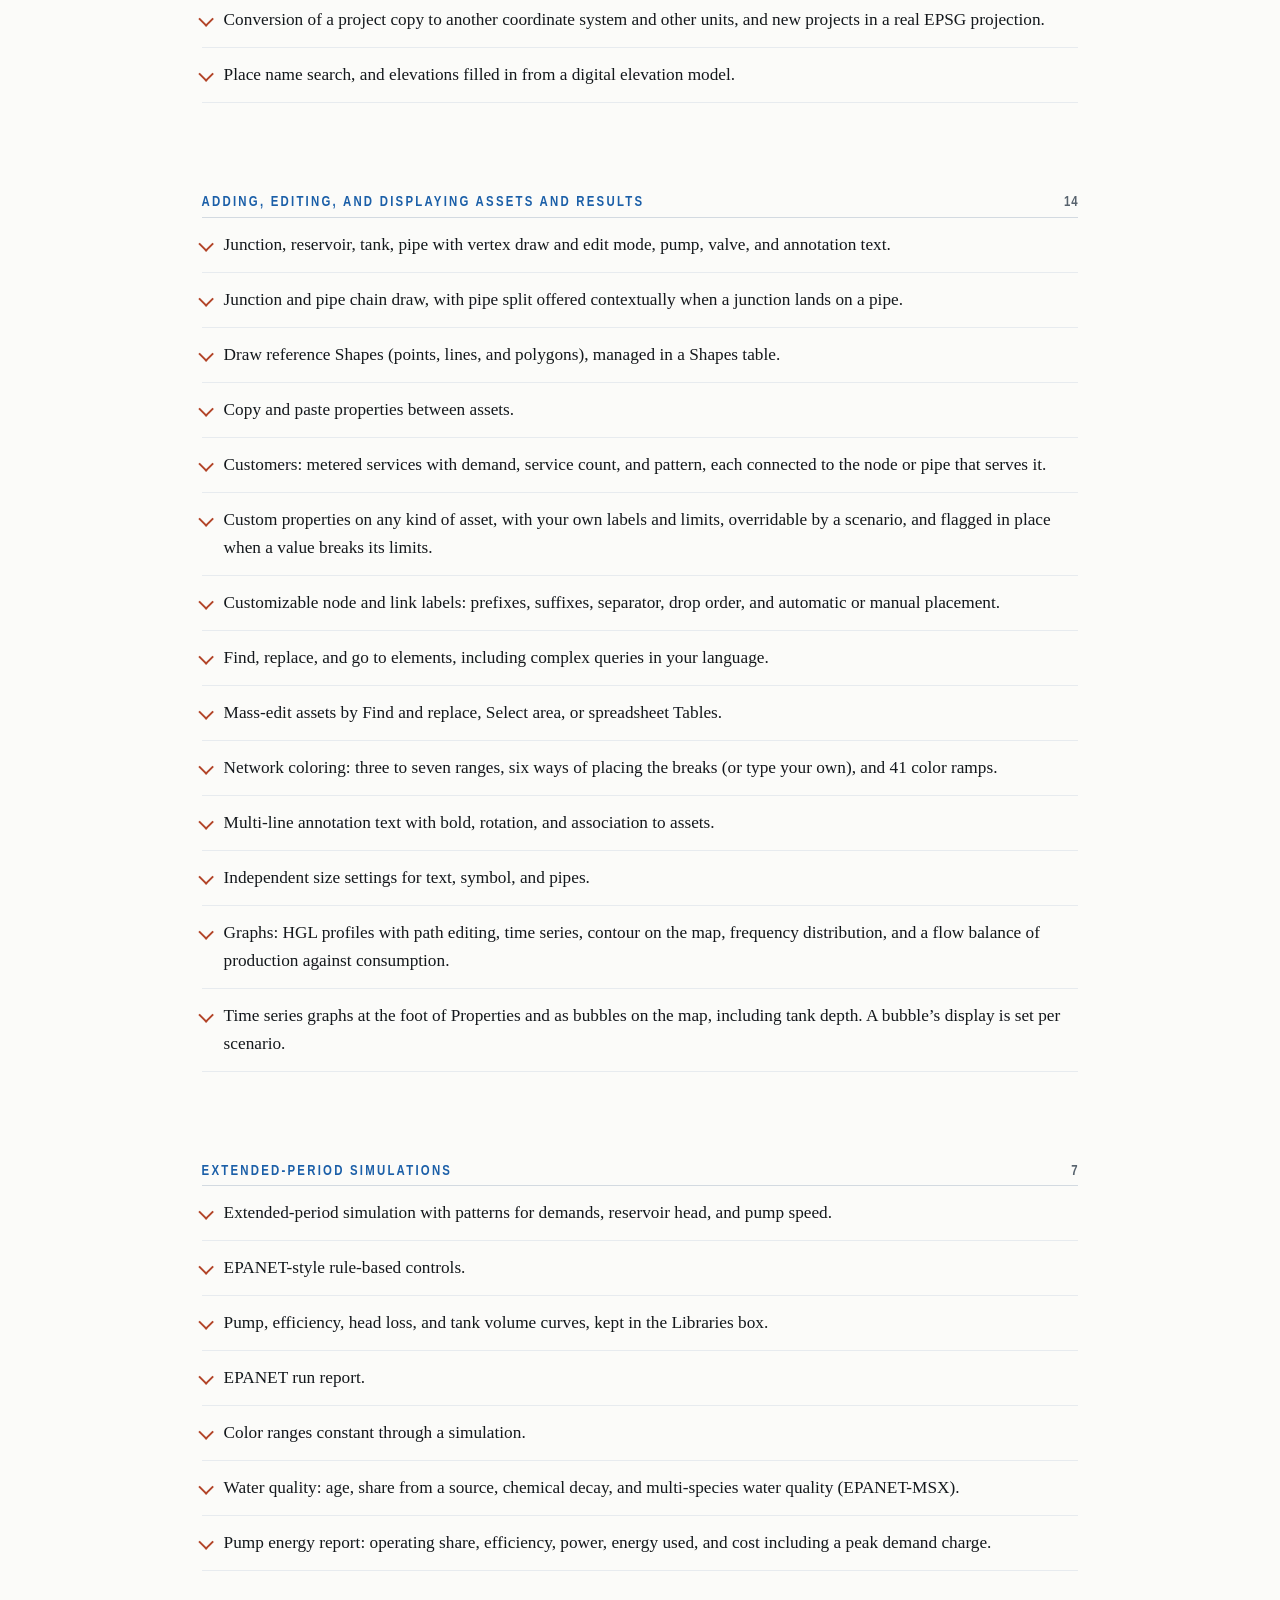
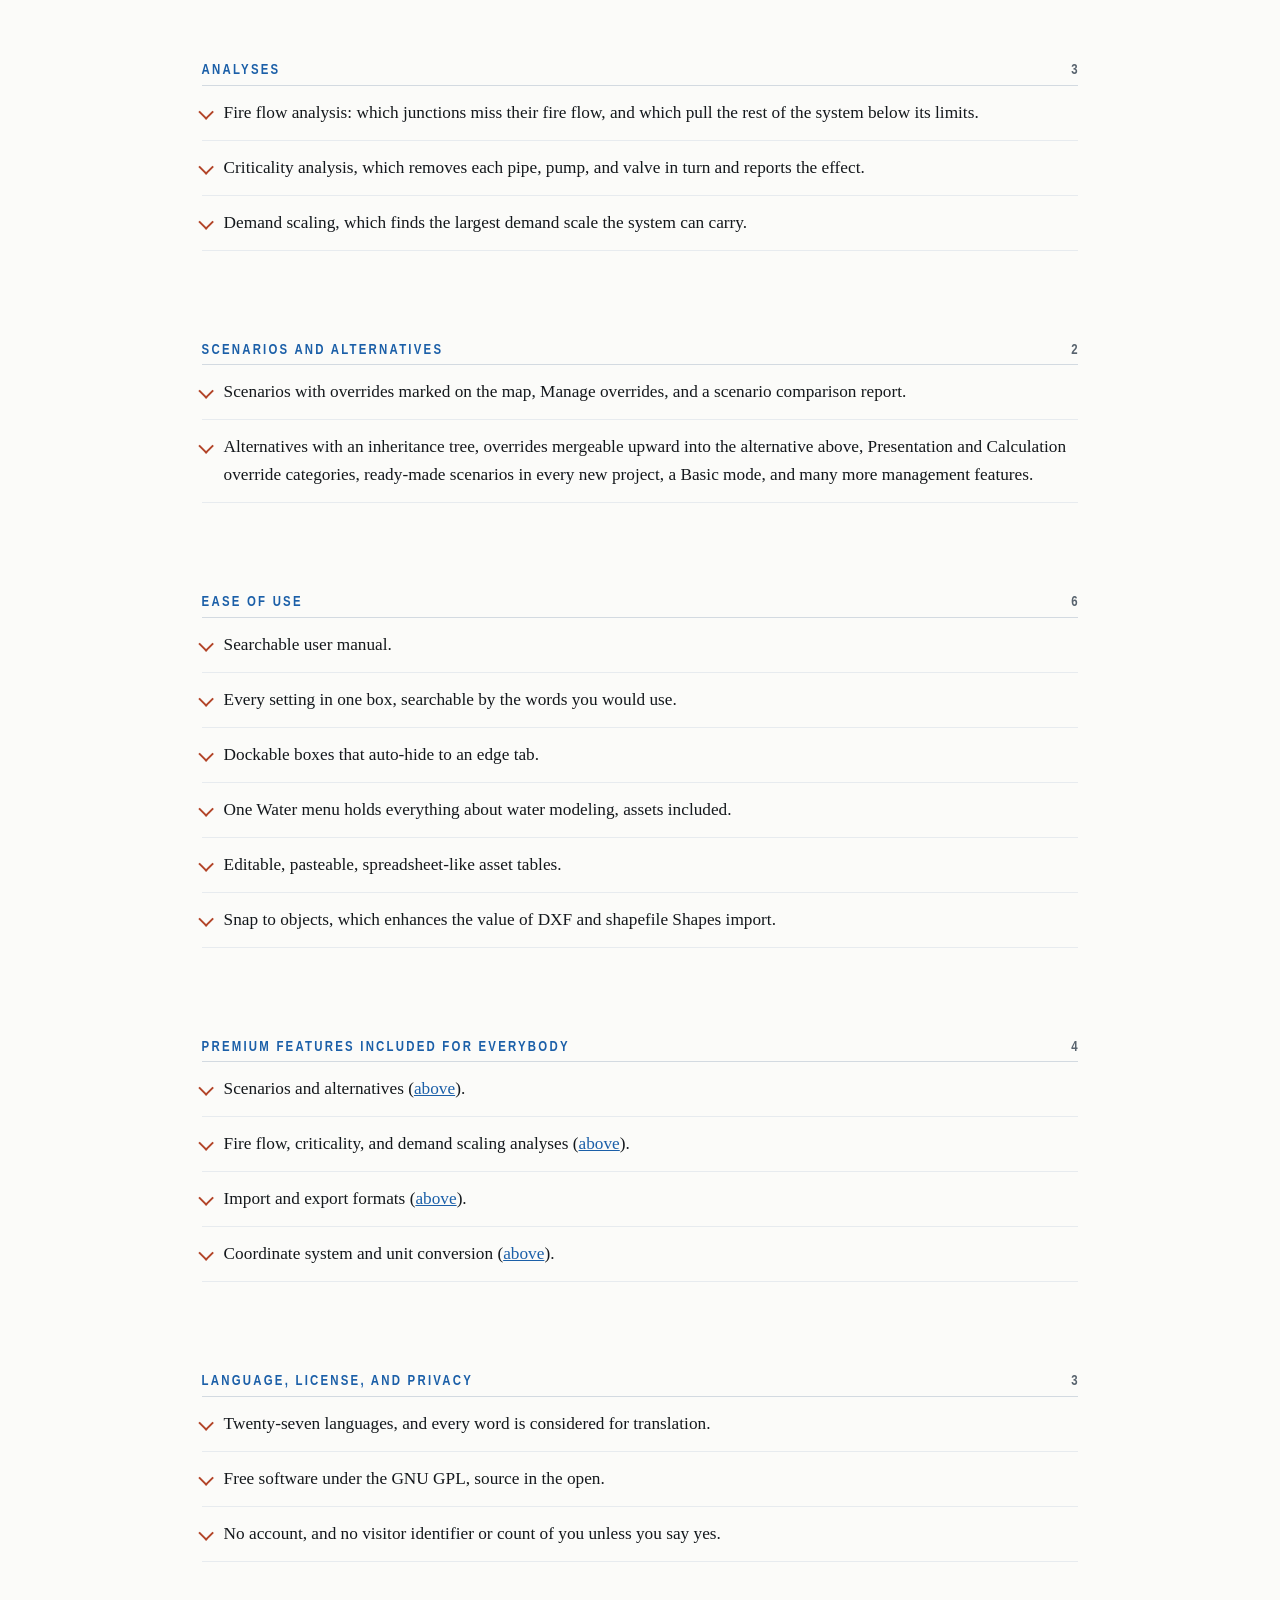
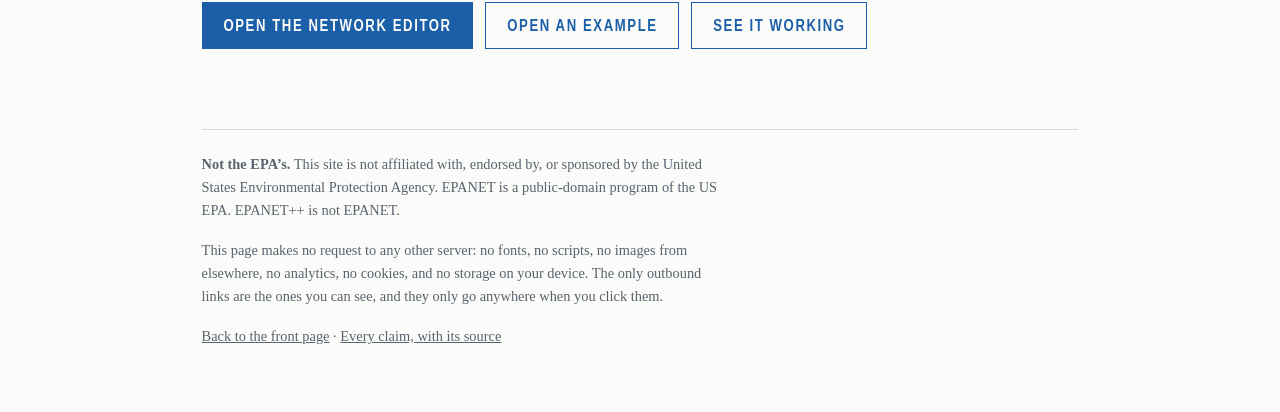
<file: features.html>
<!doctype html>
<html lang="en">
<head>
<meta charset="utf-8">
<meta name="viewport" content="width=device-width, initial-scale=1">
<link rel="icon" href="favicon.svg" type="image/svg+xml">
<link rel="icon" href="icon-192.png" type="image/png" sizes="192x192">
<link rel="apple-touch-icon" href="icon-192.png">
<title>What EPANET++ does</title>
<meta name="description" content="The feature list: what the EPANET++ network editor does, in a browser, free, with no account.">
<link rel="canonical" href="https://epanet-plus-plus.org/features.html">
<meta property="og:type" content="website">
<meta property="og:site_name" content="EPANET++">
<meta property="og:url" content="https://epanet-plus-plus.org/features.html">
<meta property="og:title" content="What EPANET++ does">
<meta property="og:description" content="The feature list: what the EPANET++ network editor does, in a browser, free, with no account.">
<meta property="og:image" content="https://epanet-plus-plus.org/img/0082.png">
<meta property="og:image:width" content="1921">
<meta property="og:image:height" content="920">
<meta property="og:image:alt" content="One browser window showing a water network on a street map with several analysis boxes open over it.">
<meta name="twitter:card" content="summary_large_image">
<link rel="stylesheet" href="style.css">
</head>
<body>
<div class="sheet-bg" aria-hidden="true"></div>

<div class="sheet">

<header class="topbar">
	<!-- BEGIN GENERATED CHROME -->
	<div class="marks">
		<a class="wordmark" href="index.html">EPANET<span class="pp">++</span></a>
	</div>
	<nav>
		<a href="index.html">Front page</a>
		<a href="features.html" aria-current="page">Feature list</a>
		<a href="screenshots.html">Screenshots</a>
		<a href="credits.html">Credits</a>
		<a href="disclosures.html">Disclosures</a>
		<a href="citations.html">Citations</a>
		<a href="https://hawsedc.com/engcalcs/contact.php">Contact</a>
	</nav>
	<!-- END GENERATED CHROME -->
</header>

<main>

<div class="hero">
	<span class="label">The whole list</span>
	<h1>What it does<span class="rule-under"></span></h1>
</div>

<p class="dek">Everything here works today, in a browser, free, with no account.</p>

<!-- GENERATED, as on LibreWaterNet.org: the list between the FEATURES sentinels is EngCalcs'
     dev/features.md, put here by tools/build-features.php (a copy of LibreWaterNet's). Never edit
     a row by hand; change the source and rebuild. It is a list of what we built, NEVER a
     comparison table against EPANET: no row says or implies what EPANET lacks. -->
<p class="standfirst"><strong>This list is long and detailed, but incomplete.</strong> Use your
browser&rsquo;s find (Ctrl+F, or &#8984;F on a Mac) to search here for a feature you are interested in.
If you only want to know whether the thing is any good, <a data-app="" href="https://epanet-plus-plus.org/app/">diving in saves
time</a>.</p>

<!-- BEGIN GENERATED FEATURES -->
<p class="count">50 things it does.</p>

<nav class="jump" aria-label="Sections">
	<a href="#solver">Solver</a>
	<a href="#projects-files-and-formats">Projects, files, and formats</a>
	<a href="#adding-editing-and-displaying-assets-and-results">Adding, editing, and displaying assets and results</a>
	<a href="#extended-period-simulations">Extended-period simulations</a>
	<a href="#analyses">Analyses</a>
	<a href="#scenarios-and-alternatives">Scenarios and alternatives</a>
	<a href="#ease-of-use">Ease of use</a>
	<a href="#premium-features-included-for-everybody">Premium features included for everybody</a>
	<a href="#language-license-and-privacy">Language, license, and privacy</a>
</nav>

<section class="act" id="solver">
<h2>Solver <span class="ct">3</span></h2>
<table class="feats">
<tbody>
	<tr><td>EPANET 2.3.5 solver, the default, for steady-state and extended-period simulations, with a solver comparison display. <!-- 451, 419 --></td></tr>
	<tr><td>Native solver for steady-state and extended-period simulations, water quality included, checked against EPANET 2.3.5. <!-- 146, 733 --></td></tr>
	<tr><td>Auto-recalculate option. <!-- 467 --></td></tr>
</tbody>
</table>
</section>

<section class="act" id="projects-files-and-formats">
<h2>Projects, files, and formats <span class="ct">13</span></h2>
<table class="feats">
<tbody>
	<tr><td>Multiple open project tabs, saved in the browser or to an &quot;.epp&quot; file, with locking for office network collaboration. <!-- 146.08, 447, 352, 360 --></td></tr>
	<tr><td>Install for offline use. <!-- 2, 4, 37, 246 --></td></tr>
	<tr><td>Network import and export as EPANET <code>.inp</code>, plus network export to GeoJSON and DXF. <!-- 196, 483, 281 --></td></tr>
	<tr><td>Update the open project from an EPANET <code>.inp</code>: elements with matching IDs take the file's values, new ones are added, nothing is deleted, and one undo reverses it. <!-- 814 --></td></tr>
	<tr><td>Tables export to ODS, XLSX, and CSV; Shapes import from shapefile, GeoJSON, and DXF; surveyed points import as junctions; clipboard copy/paste. <!-- 592, 776 --></td></tr>
	<tr><td>Workspace file: save your box layout, panes, and display options, and import them on another screen or browser. <!-- 313 --></td></tr>
	<tr><td>Many example projects, each loaded and solved in one click. <!-- 314, 257, 454 --></td></tr>
	<tr><td>Libraries of patterns, curves, controls, rules, pipe types, and fittings, importable from another project file. <!-- 611, 792, 465, 590 --></td></tr>
	<tr><td>Screenshot tool with enhanced resolution and a markup pen. <!-- 793 --></td></tr>
	<tr><td>World map canvas or your own backdrop. <!-- 145, 276 --></td></tr>
	<tr><td>XY to Lat/Lon conversion import wizard. <!-- 476 --></td></tr>
	<tr><td>Conversion of a project copy to another coordinate system and other units, and new projects in a real EPSG projection. <!-- 696, 641 --></td></tr>
	<tr><td>Place name search, and elevations filled in from a digital elevation model. <!-- 437, 497 --></td></tr>
</tbody>
</table>
</section>

<section class="act" id="adding-editing-and-displaying-assets-and-results">
<h2>Adding, editing, and displaying assets and results <span class="ct">14</span></h2>
<table class="feats">
<tbody>
	<tr><td>Junction, reservoir, tank, pipe with vertex draw and edit mode, pump, valve, and annotation text. <!-- 146.02 --></td></tr>
	<tr><td>Junction and pipe chain draw, with pipe split offered contextually when a junction lands on a pipe. <!-- 719 --></td></tr>
	<tr><td>Draw reference Shapes (points, lines, and polygons), managed in a Shapes table. <!-- 779 --></td></tr>
	<tr><td>Copy and paste properties between assets. <!-- 185 --></td></tr>
	<tr><td>Customers: metered services with demand, service count, and pattern, each connected to the node or pipe that serves it. <!-- 247 --></td></tr>
	<tr><td>Custom properties on any kind of asset, with your own labels and limits, overridable by a scenario, and flagged in place when a value breaks its limits. <!-- 636 --></td></tr>
	<tr><td>Customizable node and link labels: prefixes, suffixes, separator, drop order, and automatic or manual placement. <!-- 345, 329, 333, 336, 397, 398, 399, 469, 146.01, 383 --></td></tr>
	<tr><td>Find, replace, and go to elements, including complex queries in your language. <!-- 353, 420, 389, 540 --></td></tr>
	<tr><td>Mass-edit assets by Find and replace, Select area, or spreadsheet Tables. <!-- 266 --></td></tr>
	<tr><td>Network coloring: three to seven ranges, six ways of placing the breaks (or type your own), and 41 color ramps. <!-- 384, 327 --></td></tr>
	<tr><td>Multi-line annotation text with bold, rotation, and association to assets. <!-- 337, 342, 376 --></td></tr>
	<tr><td>Independent size settings for text, symbol, and pipes. <!-- 331, 362 --></td></tr>
	<tr><td>Graphs: HGL profiles with path editing, time series, contour on the map, frequency distribution, and a flow balance of production against consumption. <!-- 409, 433, 506, 510, 600, 640 --></td></tr>
	<tr><td>Time series graphs at the foot of Properties and as bubbles on the map, including tank depth. A bubble&rsquo;s display is set per scenario. <!-- 637, 784, 804, 795 --></td></tr>
</tbody>
</table>
</section>

<section class="act" id="extended-period-simulations">
<h2>Extended-period simulations <span class="ct">7</span></h2>
<table class="feats">
<tbody>
	<tr><td>Extended-period simulation with patterns for demands, reservoir head, and pump speed. <!-- 248.01, 423, 410, 248.02 --></td></tr>
	<tr><td>EPANET-style rule-based controls. <!-- 248.03 --></td></tr>
	<tr><td>Pump, efficiency, head loss, and tank volume curves, kept in the Libraries box. <!-- 460, 586, 587 --></td></tr>
	<tr><td>EPANET run report. <!-- 450 --></td></tr>
	<tr><td>Color ranges constant through a simulation. <!-- 448 --></td></tr>
	<tr><td>Water quality: age, share from a source, chemical decay, and multi-species water quality (EPANET-MSX). <!-- 566, 717 --></td></tr>
	<tr><td>Pump energy report: operating share, efficiency, power, energy used, and cost including a peak demand charge. <!-- 566.01, 577 --></td></tr>
</tbody>
</table>
</section>

<section class="act" id="analyses">
<h2>Analyses <span class="ct">3</span></h2>
<table class="feats">
<tbody>
	<tr><td>Fire flow analysis: which junctions miss their fire flow, and which pull the rest of the system below its limits. <!-- 530 --></td></tr>
	<tr><td>Criticality analysis, which removes each pipe, pump, and valve in turn and reports the effect. <!-- 751 --></td></tr>
	<tr><td>Demand scaling, which finds the largest demand scale the system can carry. <!-- 754 --></td></tr>
</tbody>
</table>
</section>

<section class="act" id="scenarios-and-alternatives">
<h2>Scenarios and alternatives <span class="ct">2</span></h2>
<table class="feats">
<tbody>
	<tr><td>Scenarios with overrides marked on the map, Manage overrides, and a scenario comparison report. <!-- 201, 407, 412, 512 --></td></tr>
	<tr><td>Alternatives with an inheritance tree, overrides mergeable upward into the alternative above, Presentation and Calculation override categories, ready-made scenarios in every new project, a Basic mode, and many more management features. <!-- 750, 765, 755, 801, 802 --></td></tr>
</tbody>
</table>
</section>

<section class="act" id="ease-of-use">
<h2>Ease of use <span class="ct">6</span></h2>
<table class="feats">
<tbody>
	<tr><td>Searchable user manual. <!-- 763 --></td></tr>
	<tr><td>Every setting in one box, searchable by the words you would use. <!-- 457 --></td></tr>
	<tr><td>Dockable boxes that auto-hide to an edge tab. <!-- 441 --></td></tr>
	<tr><td>One Water menu holds everything about water modeling, assets included. <!-- 543 --></td></tr>
	<tr><td>Editable, pasteable, spreadsheet-like asset tables. <!-- 434, 455 --></td></tr>
	<tr><td>Snap to objects, which enhances the value of DXF and shapefile Shapes import. <!-- 782 --></td></tr>
</tbody>
</table>
</section>

<section class="act" id="premium-features-included-for-everybody">
<h2>Premium features included for everybody <span class="ct">4</span></h2>
<table class="feats">
<tbody>
	<tr><td>Scenarios and alternatives (<a href="#scenarios-and-alternatives">above</a>). <!-- see: Scenarios and alternatives --></td></tr>
	<tr><td>Fire flow, criticality, and demand scaling analyses (<a href="#analyses">above</a>). <!-- see: Analyses --></td></tr>
	<tr><td>Import and export formats (<a href="#projects-files-and-formats">above</a>). <!-- see: Projects, files, and formats --></td></tr>
	<tr><td>Coordinate system and unit conversion (<a href="#projects-files-and-formats">above</a>). <!-- see: Projects, files, and formats --></td></tr>
</tbody>
</table>
</section>

<section class="act" id="language-license-and-privacy">
<h2>Language, license, and privacy <span class="ct">3</span></h2>
<table class="feats">
<tbody>
	<tr><td>Twenty-seven languages, and every word is considered for translation. <!-- 15, 22 --></td></tr>
	<tr><td>Free software under the GNU GPL, source in the open. <!-- 244 --></td></tr>
	<tr><td>No account, and no visitor identifier or count of you unless you say yes. <!-- 286, 288 --></td></tr>
</tbody>
</table>
</section>
<!-- END GENERATED FEATURES -->

<div class="go">
	<a class="btn" data-app="" href="https://epanet-plus-plus.org/app/">Open the network editor</a>
	<a class="btn btn-ghost" data-app="?lpn_examples=1" href="https://epanet-plus-plus.org/app/?lpn_examples=1">Open an example</a>
	<a class="btn btn-ghost" href="screenshots.html">See it working</a>
</div>

</main>

<footer>
	<p><b>Not the EPA&rsquo;s.</b> This site is not affiliated with, endorsed by, or sponsored by the
	United States Environmental Protection Agency. EPANET is a public-domain program of the US EPA.
	EPANET++ is not EPANET.</p>
	<p>This page makes no request to any other server: no fonts, no scripts, no images from
	elsewhere, no analytics, no cookies, and no storage on your device. The only outbound
	links are the ones you can see, and they only go anywhere when you click them.</p>
	<p><a href="index.html">Back to the front page</a> &middot;
	<a href="citations.html">Every claim, with its source</a></p>
</footer>

</div>

</body>
</html>
</file>
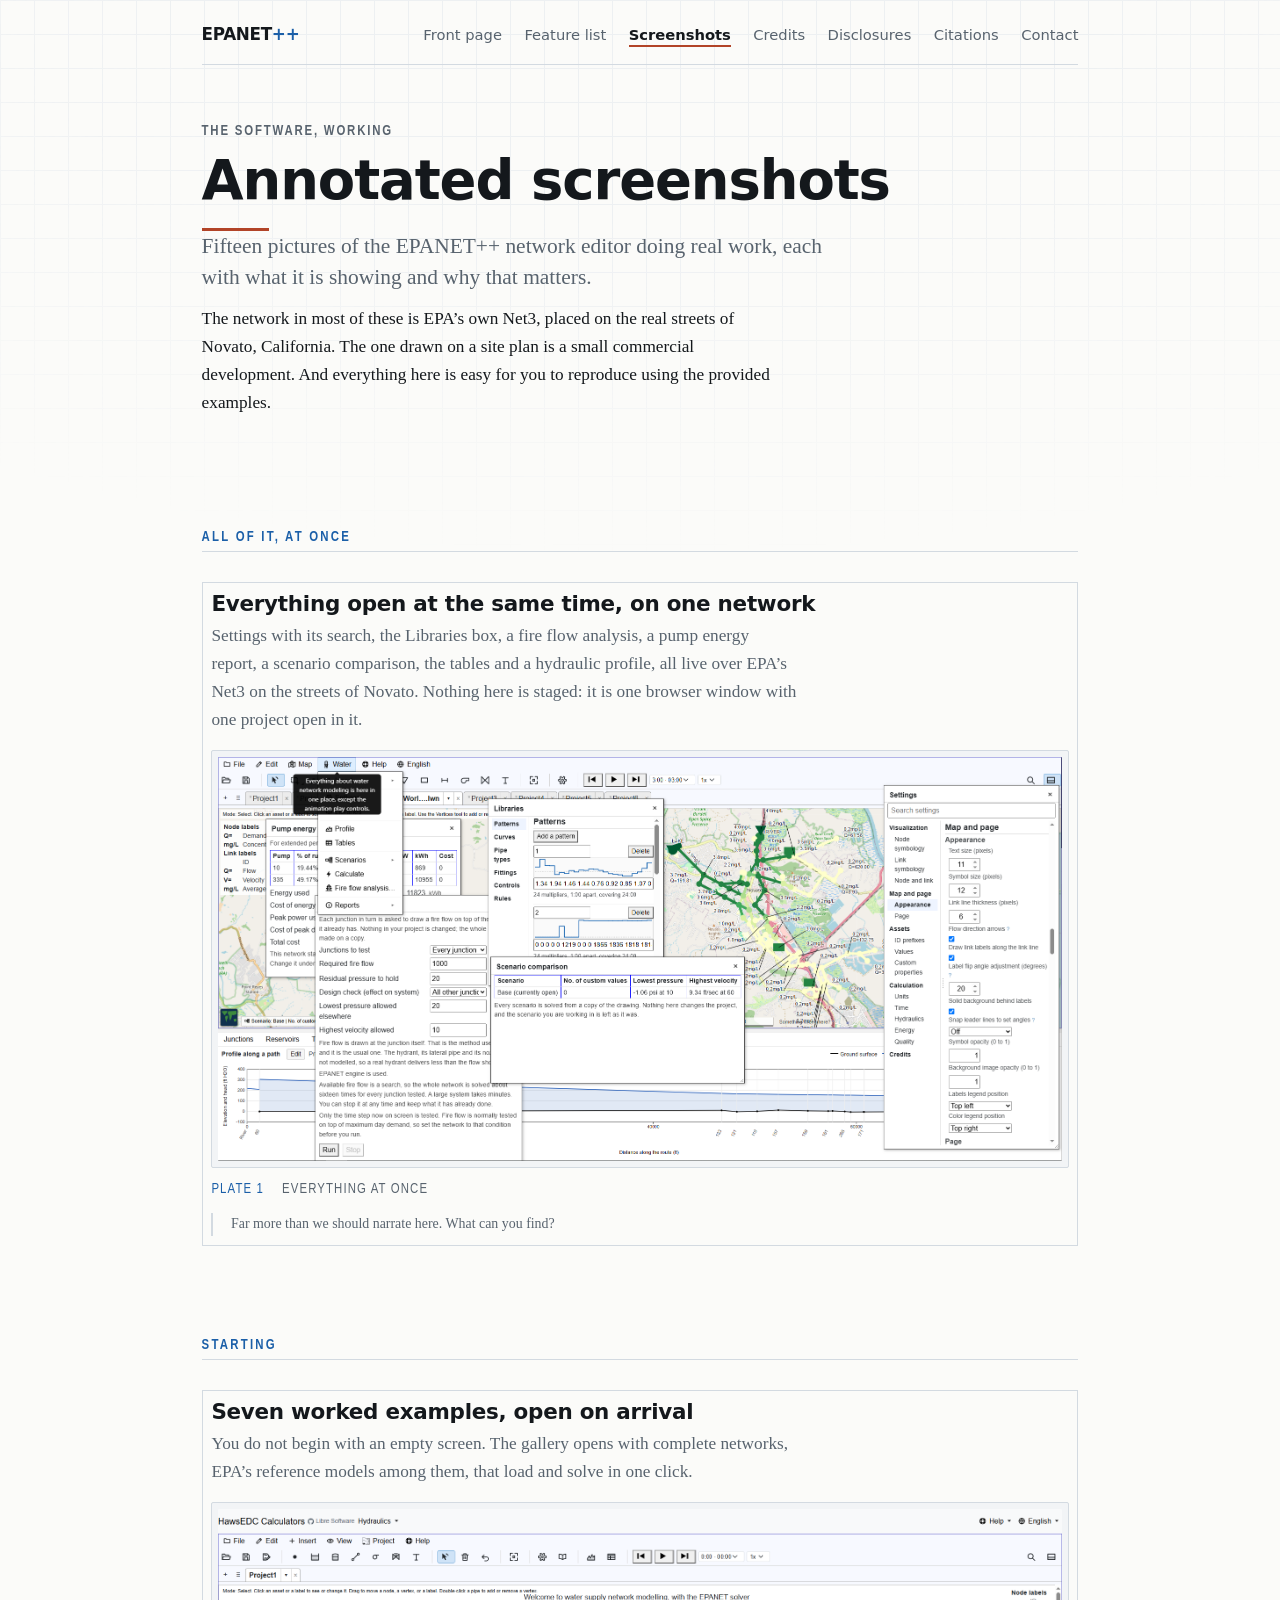
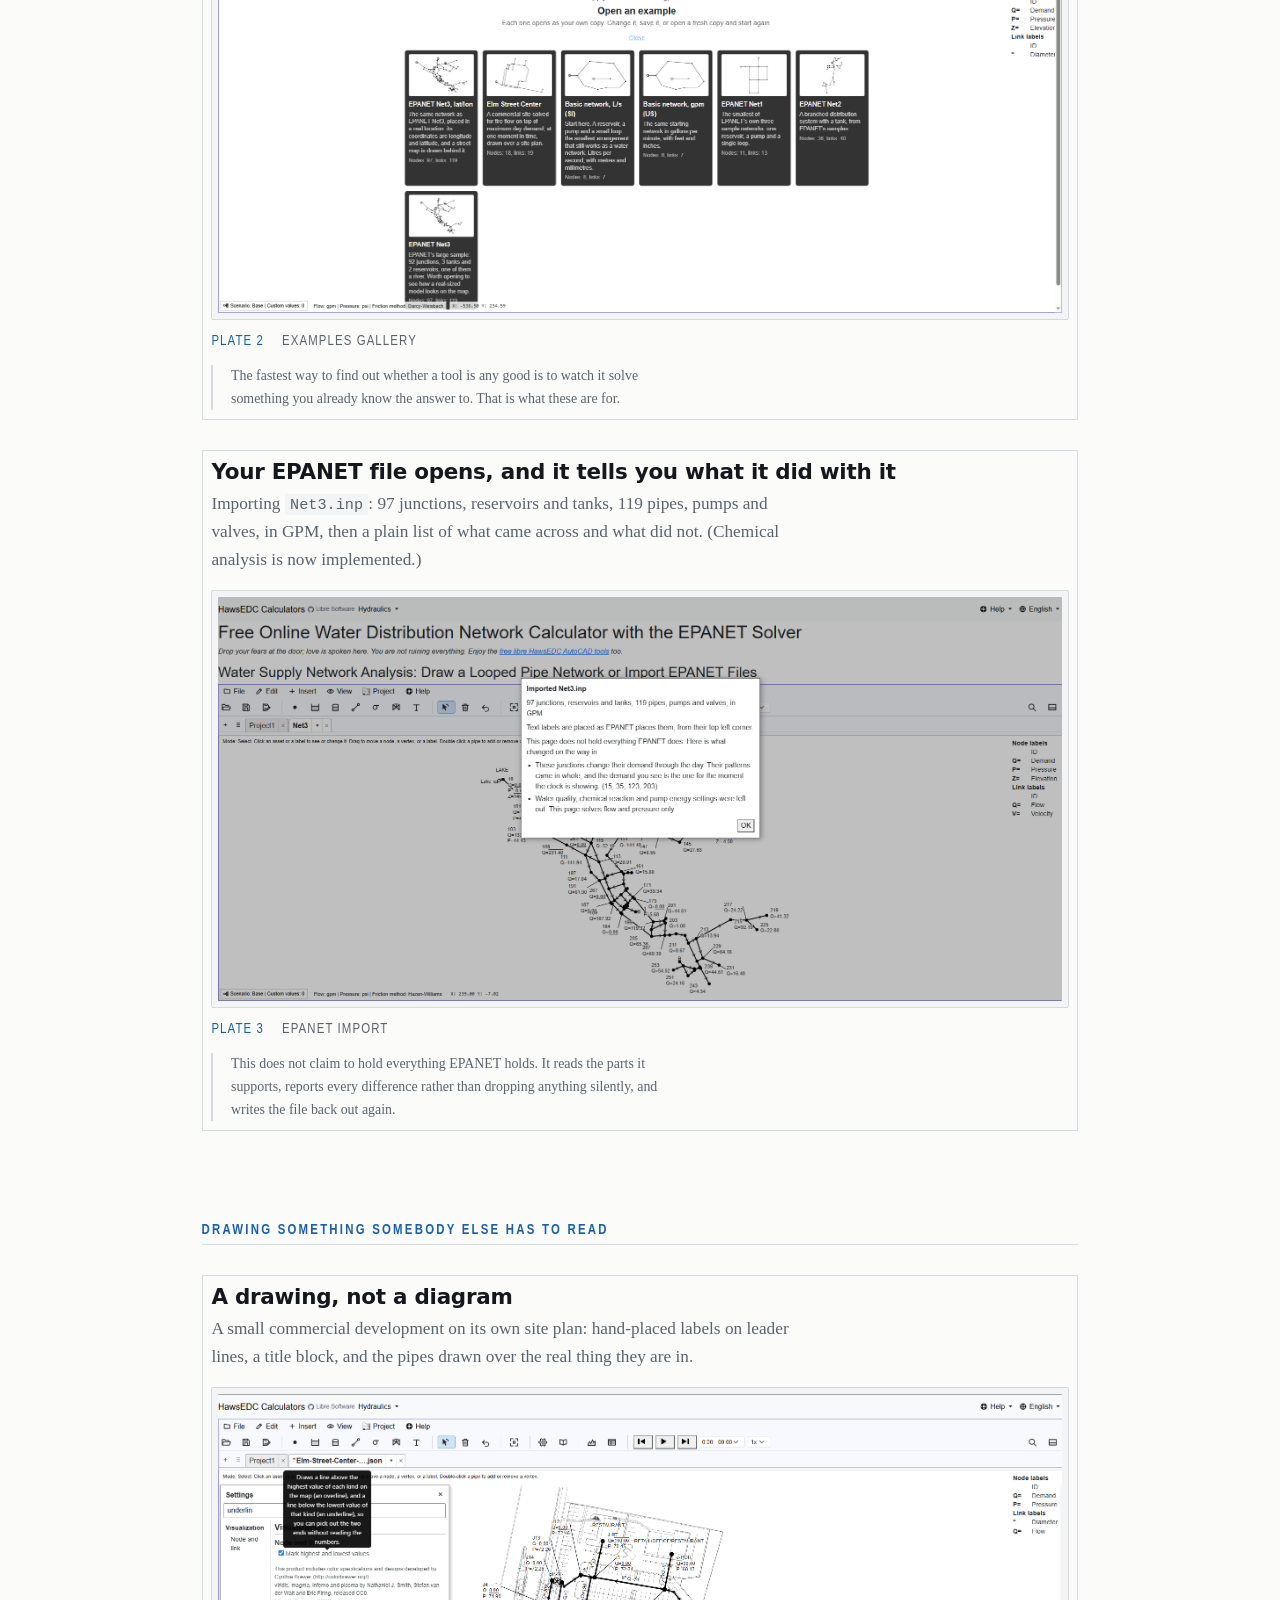
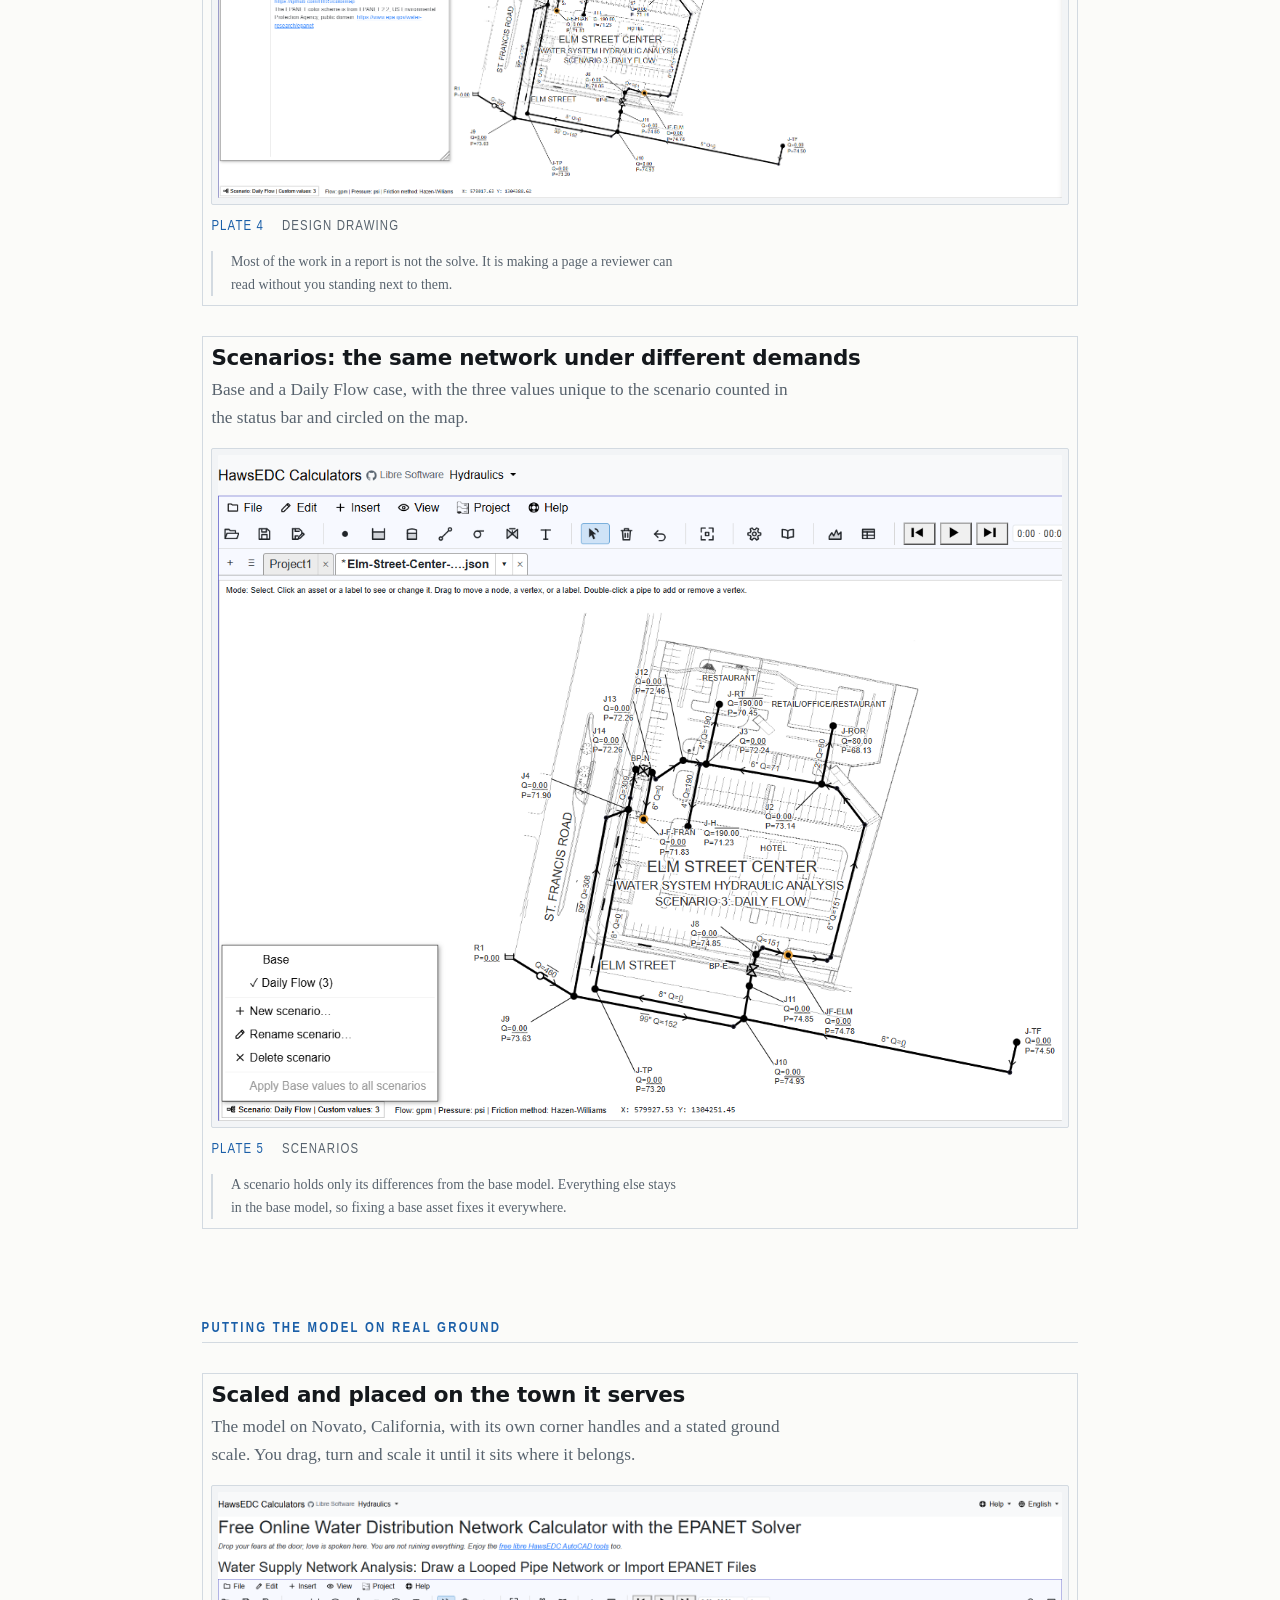
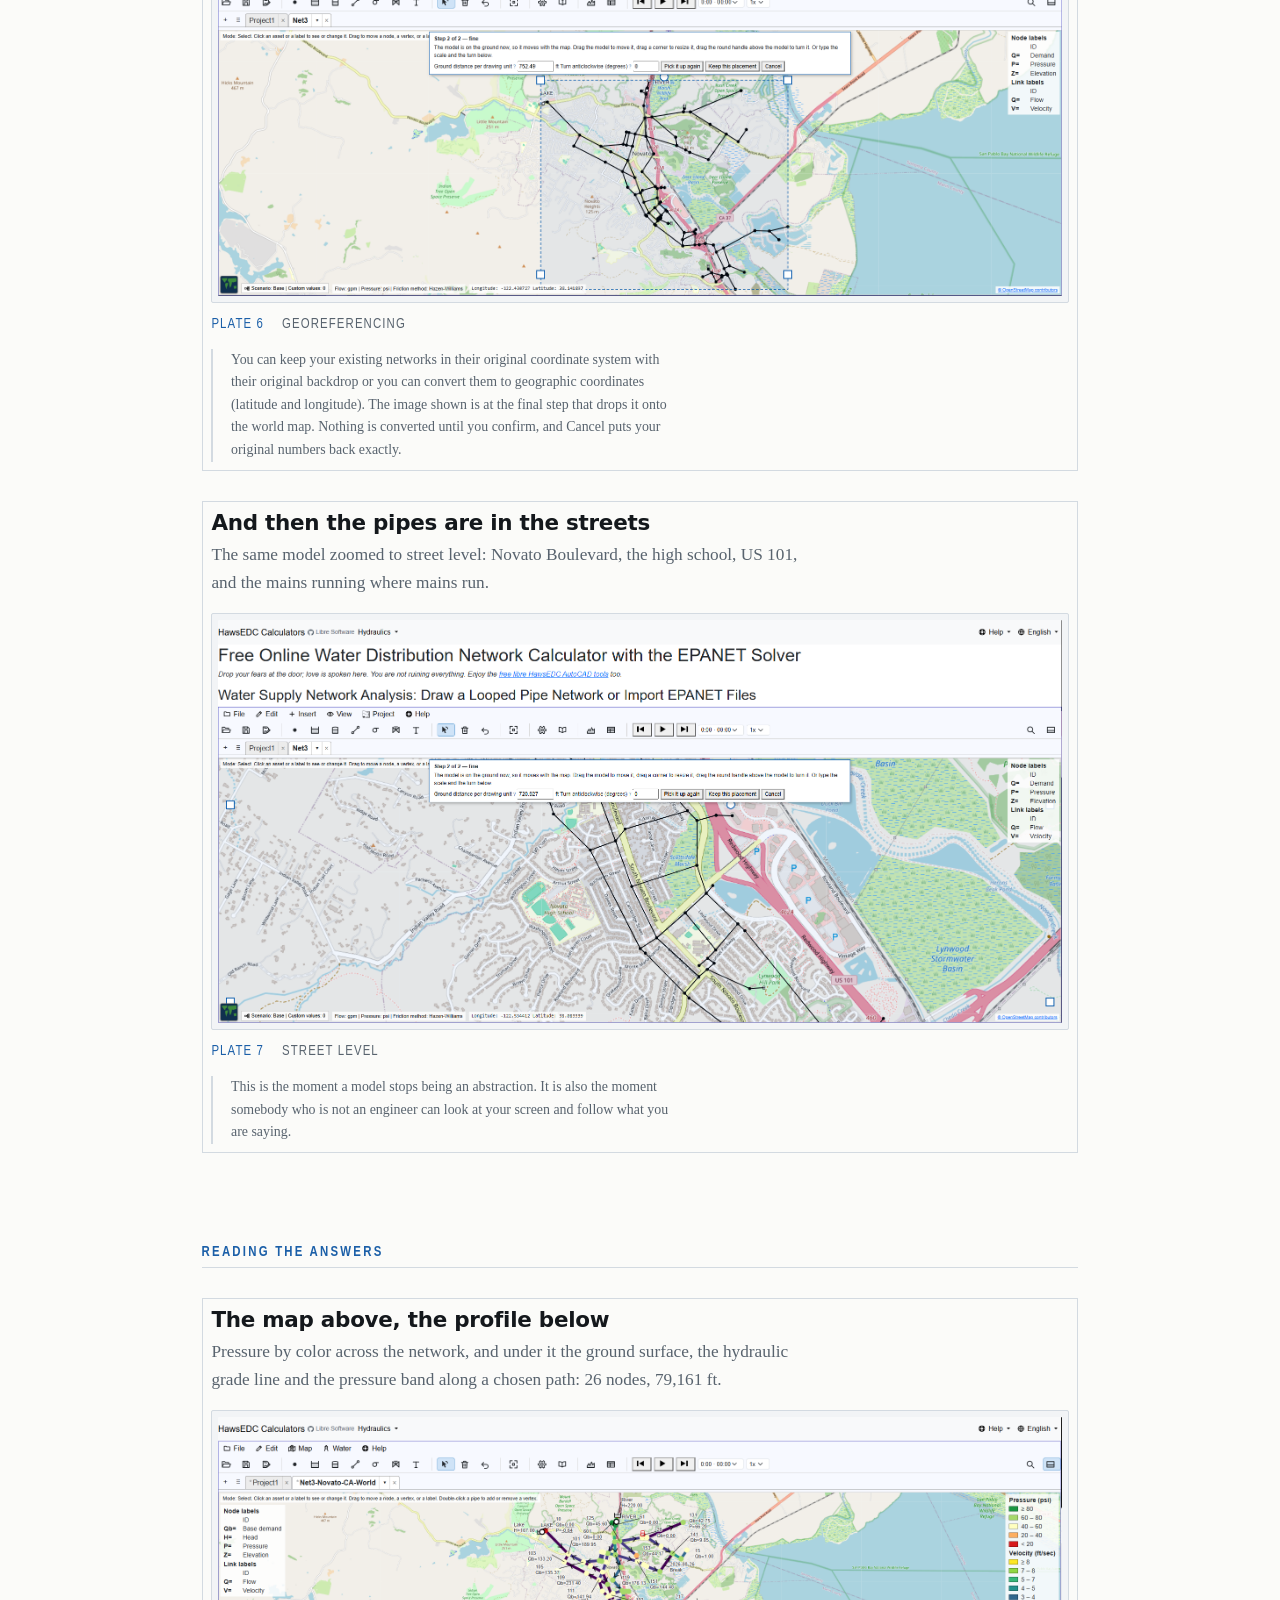
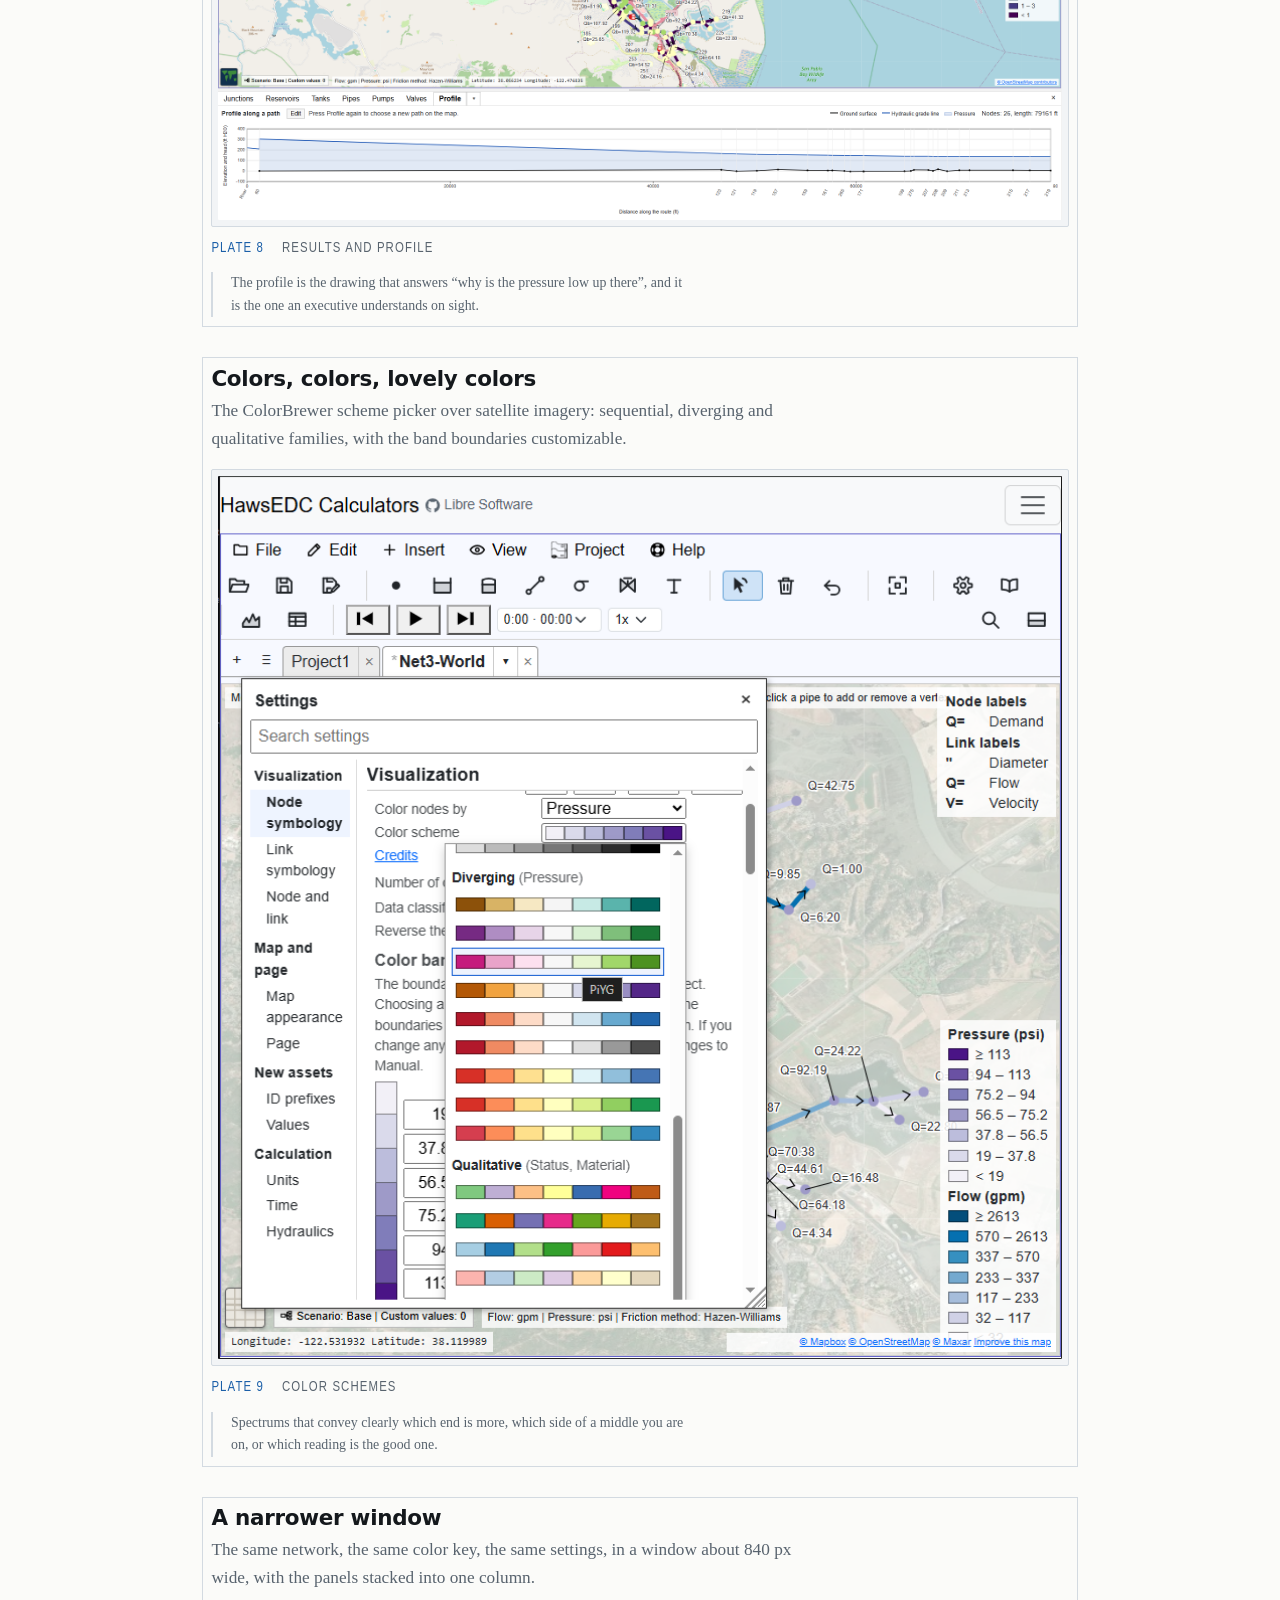
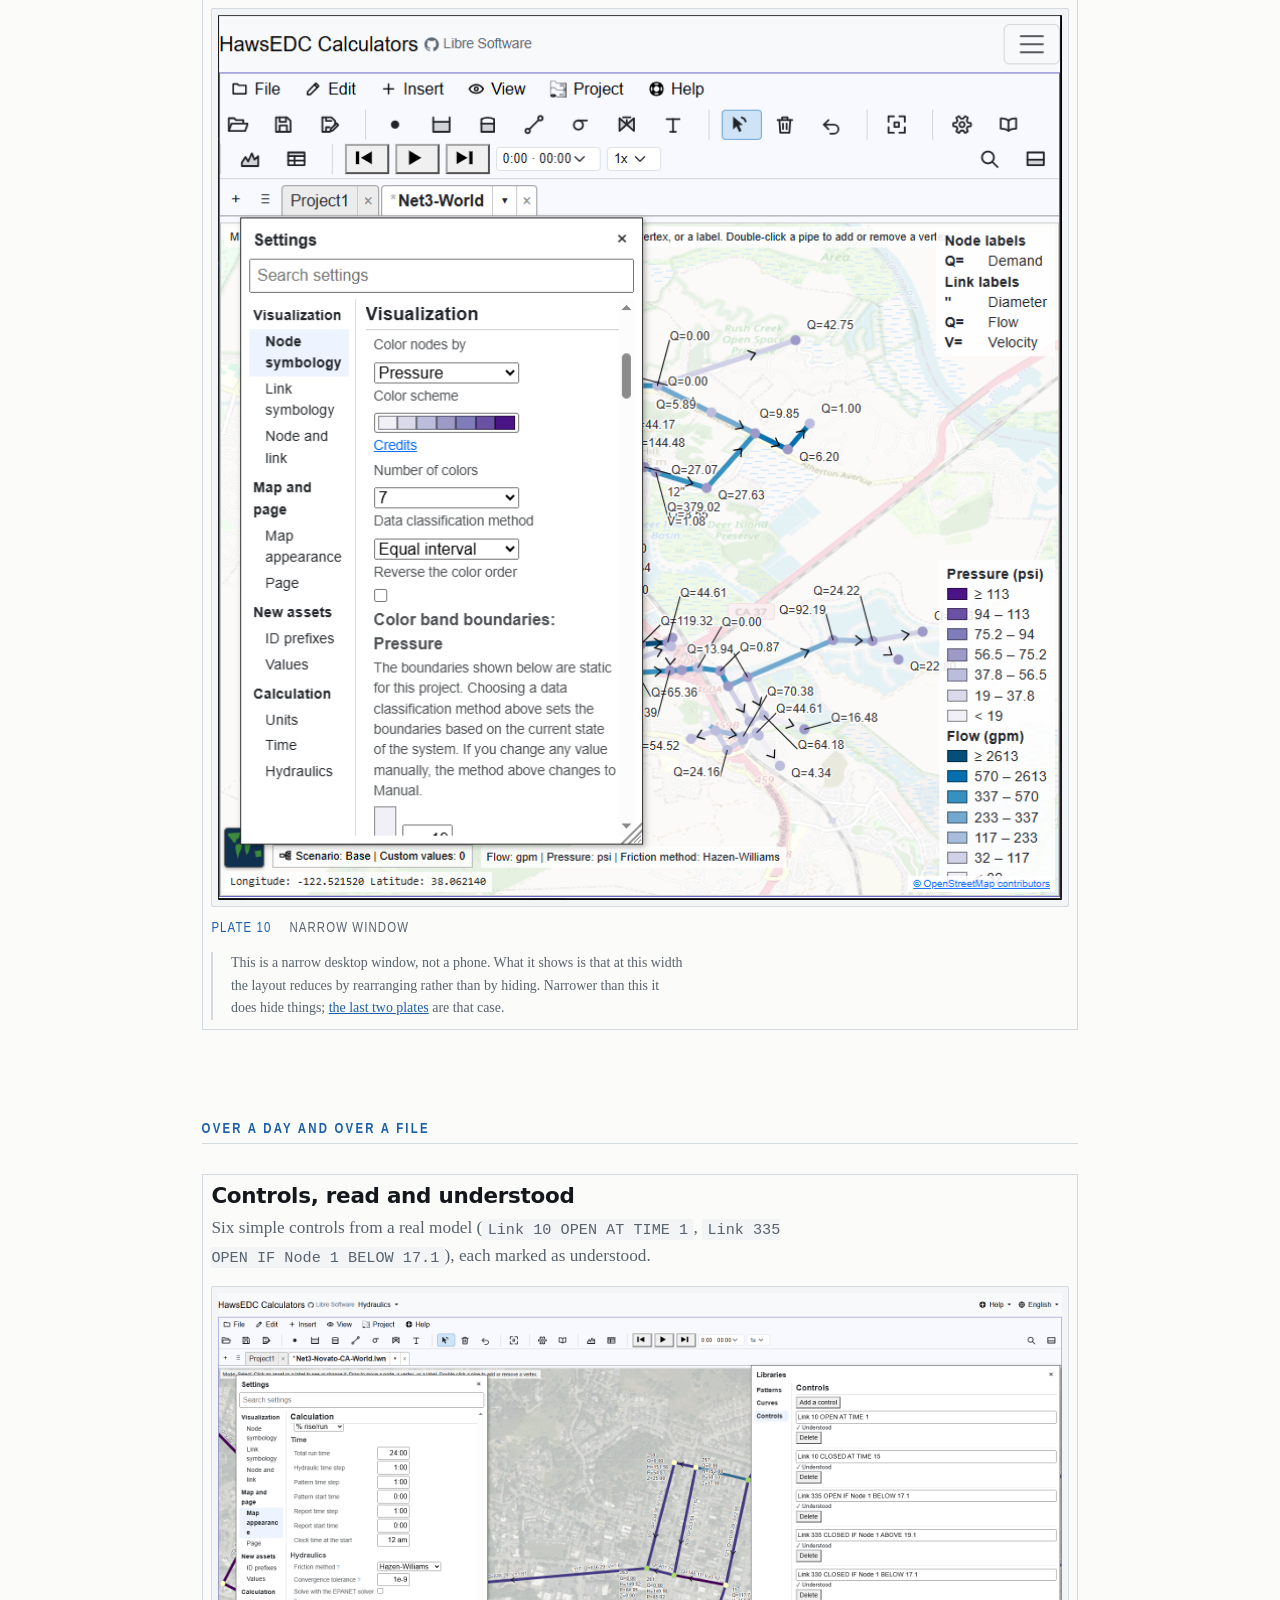
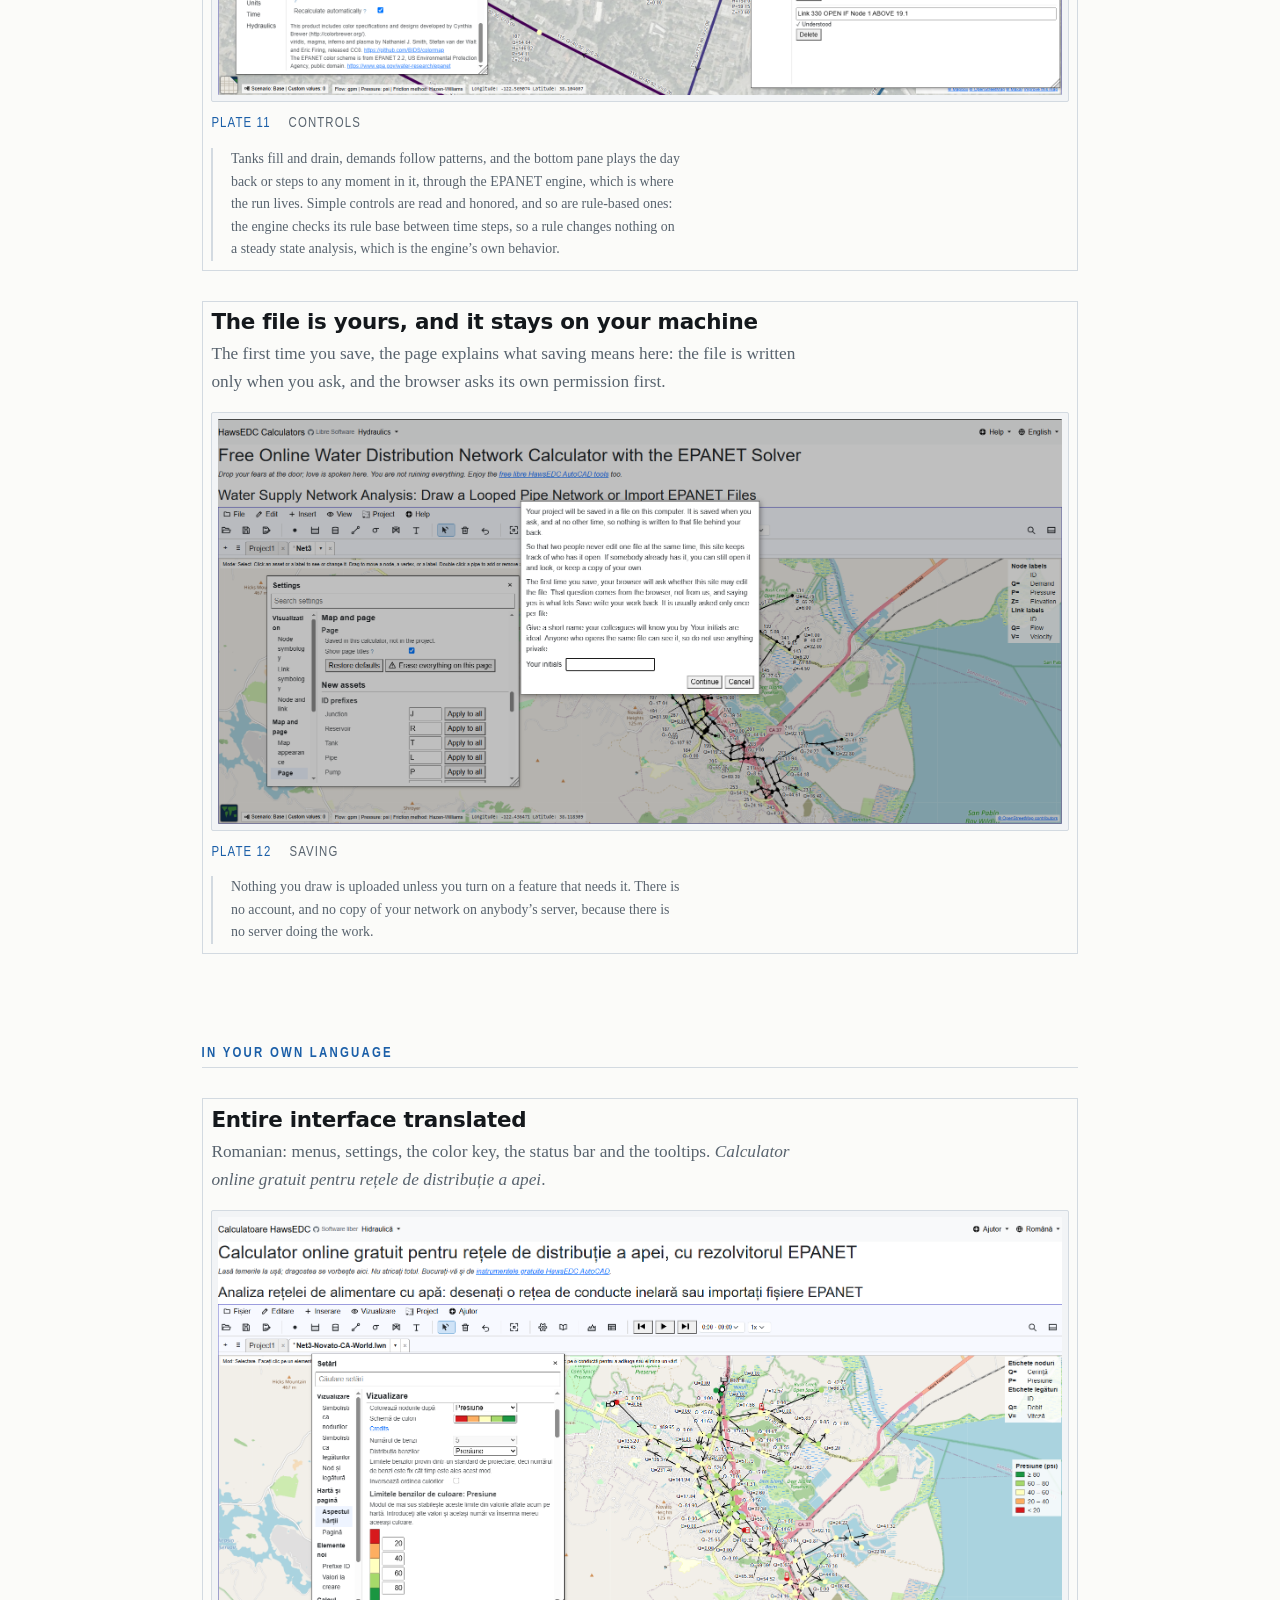
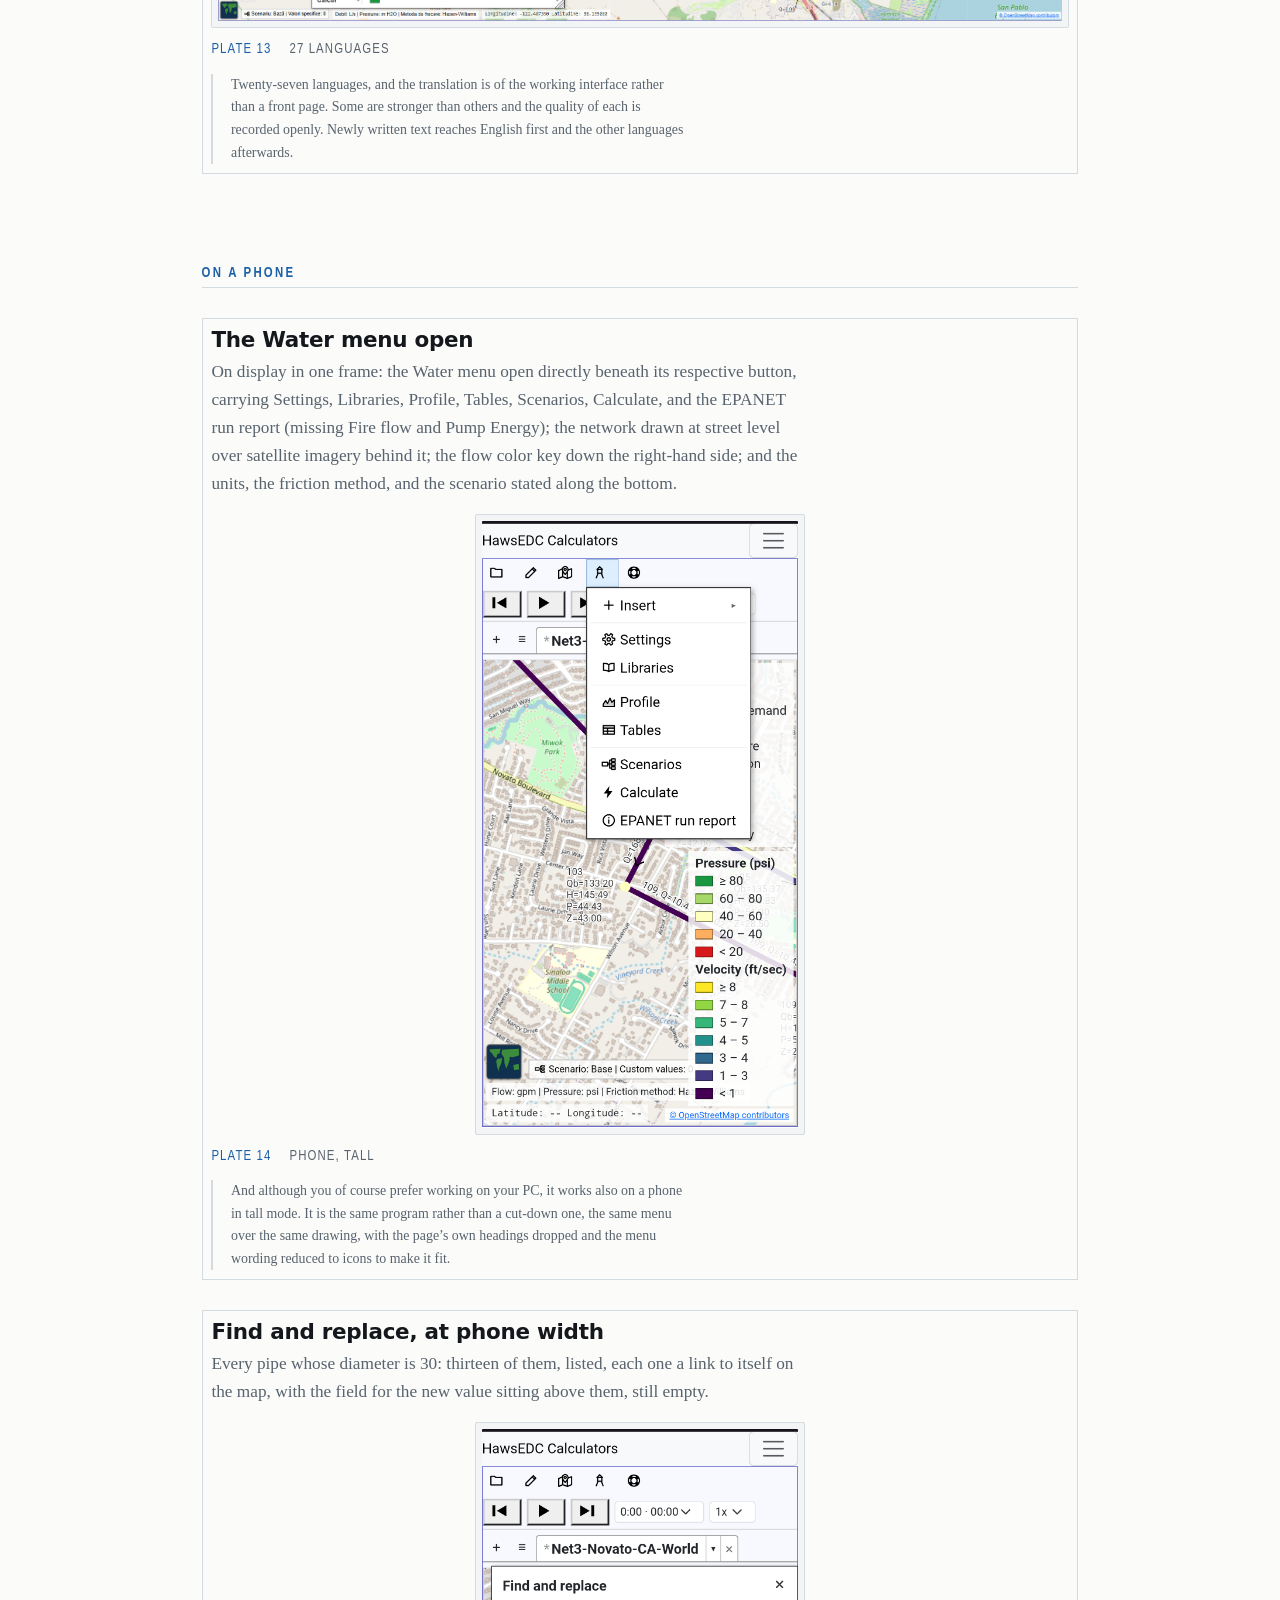
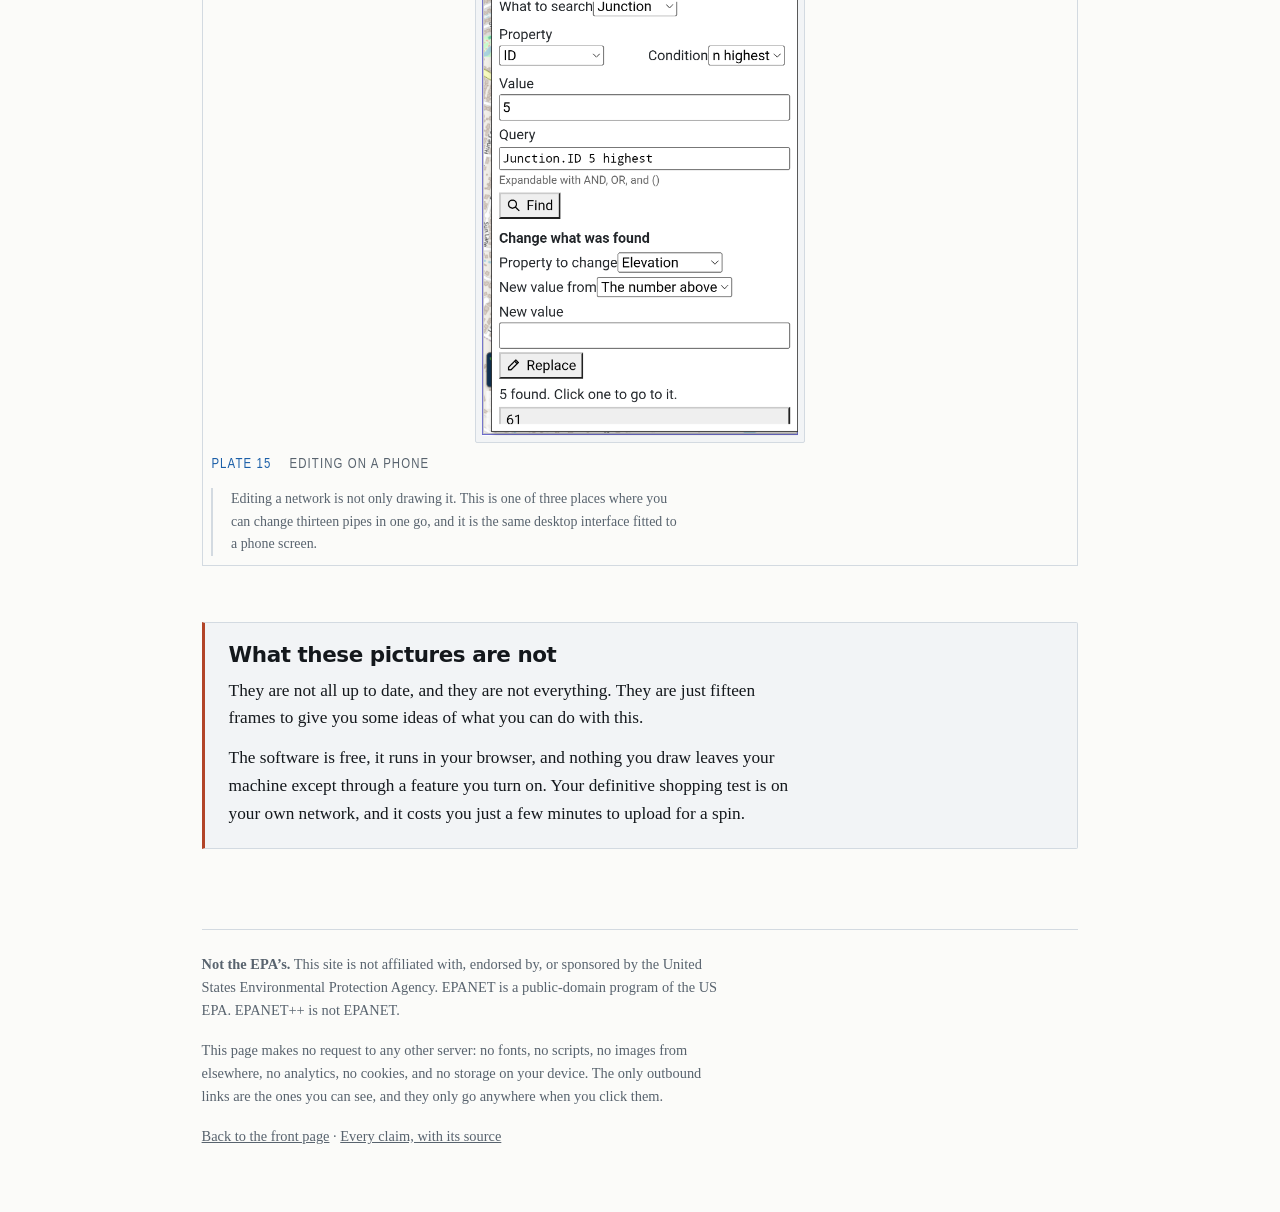
<file: screenshots.html>
<!doctype html>
<html lang="en">
<head>
<meta charset="utf-8">
<meta name="viewport" content="width=device-width, initial-scale=1">
<link rel="icon" href="favicon.svg" type="image/svg+xml">
<link rel="icon" href="icon-192.png" type="image/png" sizes="192x192">
<link rel="apple-touch-icon" href="icon-192.png">
<title>EPANET++ in use · annotated screenshots</title>
<meta name="description" content="Fifteen annotated pictures of the EPANET++ network editor doing real work: EPA's Net3 on real streets, a design drawing on a site plan, scenarios, profiles, 27 languages, and the editor on a phone.">
<link rel="canonical" href="https://epanet-plus-plus.org/screenshots.html">
<meta property="og:type" content="website">
<meta property="og:site_name" content="EPANET++">
<meta property="og:url" content="https://epanet-plus-plus.org/screenshots.html">
<meta property="og:title" content="EPANET++ in use · annotated screenshots">
<meta property="og:description" content="Fifteen annotated pictures of the EPANET++ network editor doing real work: EPA's Net3 on real streets, a design drawing on a site plan, scenarios, profiles, 27 languages, and the editor on a phone.">
<meta property="og:image" content="https://epanet-plus-plus.org/img/0003.png">
<meta property="og:image:width" content="838">
<meta property="og:image:height" content="879">
<meta property="og:image:alt" content="The same network in a narrow browser window, with settings stacked into a single column.">
<meta name="twitter:card" content="summary_large_image">
<link rel="stylesheet" href="style.css">
</head>
<body>
<div class="sheet-bg" aria-hidden="true"></div>

<div class="sheet">

<header class="topbar">
	<!-- BEGIN GENERATED CHROME -->
	<div class="marks">
		<a class="wordmark" href="index.html">EPANET<span class="pp">++</span></a>
	</div>
	<nav>
		<a href="index.html">Front page</a>
		<a href="features.html">Feature list</a>
		<a href="screenshots.html" aria-current="page">Screenshots</a>
		<a href="credits.html">Credits</a>
		<a href="disclosures.html">Disclosures</a>
		<a href="citations.html">Citations</a>
		<a href="https://hawsedc.com/engcalcs/contact.php">Contact</a>
	</nav>
	<!-- END GENERATED CHROME -->
</header>

<main>

<!-- MIRRORED from LibreWaterNet.org's screenshots.html (same captures, same captions), with the
     counts made consistent. The captures show the app under its LibreWaterNet name, which is what
     the button on this site opens; no line here explains that (Tom, 2026-09-27, Q2: "No."). -->
<div class="hero">
	<span class="label">The software, working</span>
	<h1>Annotated screenshots<span class="rule-under"></span></h1>
</div>


<p class="dek">Fifteen pictures of the EPANET++ network editor doing real work, each with what it is showing and
why that matters.</p>

<p class="standfirst">The network in most of these is EPA&rsquo;s own Net3, placed on the real streets of
Novato, California. The one drawn on a site plan is a small commercial development. And everything here is
easy for you to reproduce using the provided examples.</p>


<section class="act">
<h2>All of it, at once</h2>

<figure class="plate">
	<h3>Everything open at the same time, on one network</h3>
	<p class="cap">Settings with its search, the Libraries box, a fire flow analysis, a pump energy
	report, a scenario comparison, the tables and a hydraulic profile, all live over EPA&rsquo;s Net3
	on the streets of Novato. Nothing here is staged: it is one browser window with one project open
	in it.</p>
	<div class="shot"><img src="img/0082.png" loading="eager" decoding="async" width="1921" height="920"
		alt="One browser window showing a water network on a street map with the Settings box, the Libraries box, a fire flow analysis, a pump energy report, a scenario comparison and a hydraulic profile all open over it."></div>
	<figcaption><span class="n">Plate 1</span><span>Everything at once</span></figcaption>
	<p class="note">Far more than we should narrate here. What can you find?</p>
</figure>
</section>

<section class="act">
<h2>Starting</h2>

<figure class="plate">
	<h3>Seven worked examples, open on arrival</h3>
	<p class="cap">You do not begin with an empty screen. The gallery opens with complete networks,
	EPA&rsquo;s reference models among them, that load and solve in one click.</p>
	<div class="shot"><img src="img/0005.png" loading="lazy" decoding="async" width="1920" height="919"
		alt="The examples gallery, showing seven cards each with a thumbnail of a complete water network."></div>
	<figcaption><span class="n">Plate 2</span><span>Examples gallery</span></figcaption>
	<p class="note">The fastest way to find out whether a tool is any good is to watch it solve
	something you already know the answer to. That is what these are for.</p>
</figure>

<figure class="plate">
	<h3>Your EPANET file opens, and it tells you what it did with it</h3>
	<p class="cap">Importing <code>Net3.inp</code>: 97 junctions, reservoirs and tanks, 119 pipes,
	pumps and valves, in GPM, then a plain list of what came across and what did not. (Chemical analysis is now implemented.)</p>
	<div class="shot"><img src="img/0009.png" loading="lazy" decoding="async" width="1918" height="919"
		alt="The import report after reading an EPANET .inp file, listing what was read and what differed."></div>
	<figcaption><span class="n">Plate 3</span><span>EPANET import</span></figcaption>
	<p class="note">This does not claim to hold everything EPANET holds. It reads the parts it
	supports, reports every difference rather than dropping anything silently, and writes the file
	back out again.</p>
</figure>
</section>


<section class="act">
<h2>Drawing something somebody else has to read</h2>

<figure class="plate">
	<h3>A drawing, not a diagram</h3>
	<p class="cap">A small commercial development on its own site plan: hand-placed labels on leader
	lines, a title block, and the pipes drawn over the real thing they are in.</p>
	<div class="shot"><img src="img/0007.png" loading="lazy" decoding="async" width="1917" height="919"
		alt="A water network drawn over a site plan, with hand-placed labels, leader lines and a title block."></div>
	<figcaption><span class="n">Plate 4</span><span>Design drawing</span></figcaption>
	<p class="note">Most of the work in a report is not the solve. It is making a page a reviewer
	can read without you standing next to them.</p>
</figure>

<figure class="plate">
	<h3>Scenarios: the same network under different demands</h3>
	<p class="cap">Base and a Daily Flow case, with the three values unique to the scenario
	counted in the status bar and circled on the map.</p>
	<div class="shot"><img src="img/0006.png" loading="lazy" decoding="async" width="1161" height="918"
		alt="The scenario menu open over a network, listing Base and Daily Flow with options to add, rename or delete."></div>
	<figcaption><span class="n">Plate 5</span><span>Scenarios</span></figcaption>
	<p class="note">A scenario holds only its differences from the base model. Everything else stays in the base model, so
	fixing a base asset fixes it everywhere.</p>
</figure>
</section>


<section class="act">
<h2>Putting the model on real ground</h2>

<figure class="plate">
	<h3>Scaled and placed on the town it serves</h3>
	<p class="cap">The model on Novato, California, with its own corner handles and a stated ground
	scale. You drag, turn and scale it until it sits where it belongs.</p>
	<div class="shot"><img src="img/0020.png" loading="lazy" decoding="async" width="1920" height="920"
		alt="A water network positioned over a street map of a whole town, with corner handles and a ground distance readout."></div>
	<figcaption><span class="n">Plate 6</span><span>Georeferencing</span></figcaption>
	<p class="note">You can keep your existing networks in their original coordinate system with their original backdrop or you can convert them to 
	geographic coordinates (latitude and longitude). The image shown is at the final step that drops it onto the world map. Nothing is converted until you confirm, and Cancel puts your original numbers back exactly.</p>
</figure>

<figure class="plate">
	<h3>And then the pipes are in the streets</h3>
	<p class="cap">The same model zoomed to street level: Novato Boulevard, the high school,
	US 101, and the mains running where mains run.</p>
	<div class="shot"><img src="img/0018.png" loading="lazy" decoding="async" width="1921" height="919"
		alt="The same network at street level, its pipes following named real streets on the map beneath."></div>
	<figcaption><span class="n">Plate 7</span><span>Street level</span></figcaption>
	<p class="note">This is the moment a model stops being an abstraction. It is also the moment
	somebody who is not an engineer can look at your screen and follow what you are saying.</p>
</figure>
</section>


<section class="act">
<h2>Reading the answers</h2>

<figure class="plate">
	<h3>The map above, the profile below</h3>
	<p class="cap">Pressure by color across the network, and under it the ground surface, the
	hydraulic grade line and the pressure band along a chosen path: 26 nodes, 79,161 ft.</p>
	<div class="shot"><img src="img/0028.png" loading="lazy" decoding="async" width="1922" height="918"
		alt="A network colored by pressure on a street map, with a hydraulic profile along a path in the pane below."></div>
	<figcaption><span class="n">Plate 8</span><span>Results and profile</span></figcaption>
	<p class="note">The profile is the drawing that answers &ldquo;why is the pressure low up there&rdquo;, and
	it is the one an executive understands on sight.</p>
</figure>

<figure class="plate">
	<h3>Colors, colors, lovely colors</h3>
	<p class="cap">The ColorBrewer scheme picker over satellite imagery: sequential, diverging and
	qualitative families, with the band boundaries customizable.</p>
	<div class="shot"><img src="img/0004.png" loading="lazy" decoding="async" width="838" height="878"
		alt="A color scheme picker open over a network drawn on satellite imagery."></div>
	<figcaption><span class="n">Plate 9</span><span>Color schemes</span></figcaption>
	<p class="note">Spectrums that convey clearly which end is more, which side of a middle you are
	on, or which reading is the good one.</p>
</figure>

<figure class="plate">
	<h3>A narrower window</h3>
	<p class="cap">The same network, the same color key, the same settings, in a window about
	840&nbsp;px wide, with the panels stacked into one column.</p>
	<div class="shot"><img src="img/0003.png" loading="lazy" decoding="async" width="838" height="879"
		alt="The same network in a much narrower browser window, with settings stacked into a single column."></div>
	<figcaption><span class="n">Plate 10</span><span>Narrow window</span></figcaption>
	<p class="note">This is a narrow desktop window, not a phone. What it shows is that at this width
	the layout reduces by rearranging rather than by hiding. Narrower than this it does hide
	things; <a href="#phone">the last two plates</a> are that case.</p>
</figure>
</section>


<section class="act">
<h2>Over a day and over a file</h2>

<figure class="plate">
	<h3>Controls, read and understood</h3>
	<p class="cap">Six simple controls from a real model (<code>Link 10 OPEN AT TIME 1</code>,
	<code>Link 335 OPEN IF Node 1 BELOW 17.1</code>), each marked as understood.</p>
	<div class="shot"><img src="img/0033.png" loading="lazy" decoding="async" width="1920" height="916"
		alt="A list of simple time and level controls, each marked as understood."></div>
	<figcaption><span class="n">Plate 11</span><span>Controls</span></figcaption>
	<p class="note">Tanks fill and drain, demands follow patterns, and the bottom pane plays the day
	back or steps to any moment in it, through the EPANET engine, which is where the run lives. Simple
	controls are read and honored, and so are rule-based ones: the engine checks its rule base between
	time steps, so a rule changes nothing on a steady state analysis, which is the engine&rsquo;s own behavior.</p>
</figure>

<figure class="plate">
	<h3>The file is yours, and it stays on your machine</h3>
	<p class="cap">The first time you save, the page explains what saving means here: the file is
	written only when you ask, and the browser asks its own permission first.</p>
	<div class="shot"><img src="img/0024.png" loading="lazy" decoding="async" width="1920" height="921"
		alt="An explainer shown before the first save, describing that the file is written only on request."></div>
	<figcaption><span class="n">Plate 12</span><span>Saving</span></figcaption>
	<p class="note">Nothing you draw is uploaded unless you turn on a feature that needs it. There
	is no account, and no copy of your network on anybody&rsquo;s server, because there
	is no server doing the work.</p>
</figure>
</section>


<section class="act">
<h2>In your own language</h2>

<figure class="plate">
	<h3>Entire interface translated</h3>
	<p class="cap">Romanian: menus, settings, the color key, the status bar and the tooltips.
	<em>Calculator online gratuit pentru rețele de distribuție a apei</em>.</p>
	<div class="shot"><img src="img/0026.png" loading="lazy" decoding="async" width="1917" height="919"
		alt="The entire interface rendered in Romanian, with a network on a street map colored by pressure."></div>
	<figcaption><span class="n">Plate 13</span><span>27 languages</span></figcaption>
	<p class="note">Twenty-seven languages, and the translation is of the working interface rather
	than a front page. Some are stronger than others and the quality of each is recorded openly. Newly
	written text reaches English first and the other languages afterwards.</p>
</figure>
</section>


<section class="act" id="phone">
<h2>On a phone</h2>

<figure class="plate tall">
	<h3>The Water menu open</h3>
	<p class="cap">On display in one frame: the Water menu open directly beneath its respective button,
	carrying Settings, Libraries, Profile, Tables, Scenarios, Calculate, and the EPANET run report (missing Fire flow and Pump Energy);
	the network drawn at street level over satellite imagery behind it; the flow color key down
	the right-hand side; and the units, the friction method, and the scenario stated along the
	bottom.</p>
	<div class="shot"><img src="img/0047.png" loading="lazy" decoding="async" width="1080" height="2073"
		alt="The software on a phone held upright: a menu open beneath its button, a water network drawn on satellite imagery, a flow color key at the right, and a status line along the bottom."></div>
	<figcaption><span class="n">Plate 14</span><span>Phone, tall</span></figcaption>
	<p class="note">And although you of course prefer working on your PC, it works also on a phone in
	tall mode. It is the same program rather than a cut-down one, the same menu over the same
	drawing, with the page&rsquo;s own headings dropped and the menu wording reduced to icons
	to make it fit.</p>
</figure>

<figure class="plate tall">
	<h3>Find and replace, at phone width</h3>
	<p class="cap">Every pipe whose diameter is 30: thirteen of them, listed, each one a
	link to itself on the map, with the field for the new value sitting above them, still empty.</p>
	<div class="shot"><img src="img/0043.png" loading="lazy" decoding="async" width="1080" height="2073"
		alt="A find-and-replace panel filling a phone screen, showing the search terms, a Replace button, and a list of thirteen matching pipes."></div>
	<figcaption><span class="n">Plate 15</span><span>Editing on a phone</span></figcaption>
	<p class="note">Editing a network is not only drawing it. This is one of three places where you can change thirteen
	pipes in one go, and it is the same desktop interface fitted to a phone screen.</p>
</figure>
</section>


<div class="level">
	<h2>What these pictures are not</h2>
	<p>They are not all up to date, and they are not everything. They are just fifteen frames to give you some ideas of what you can do with this.</p>
	<p>The software is free, it runs
	in your browser, and nothing you draw leaves your machine except through a feature you turn on.
	Your definitive shopping test is on your own network, and it costs you just a few minutes to upload for a spin.</p>
</div>

</main>

<footer>
	<p><b>Not the EPA&rsquo;s.</b> This site is not affiliated with, endorsed by, or sponsored by the
	United States Environmental Protection Agency. EPANET is a public-domain program of the US EPA.
	EPANET++ is not EPANET.</p>
	<p>This page makes no request to any other server: no fonts, no scripts, no images from
	elsewhere, no analytics, no cookies, and no storage on your device. The only outbound
	links are the ones you can see, and they only go anywhere when you click them.</p>
	<p><a href="index.html">Back to the front page</a> &middot;
	<a href="citations.html">Every claim, with its source</a></p>
</footer>

</div>

</body>
</html>
</file>
<file: style.css>
/* ============================================================================
   Not EPANET -- gateway site.

   A SIBLING of librewaternet.org, not a departure: the same drawing-sheet
   material (hairline frame, faint grid, condensed drafting labels, black ink
   and water blue, one red pencil accent). Two deliberate differences:

     1. NO WEB FONTS. That site links Google Fonts; this one may make no
        external request of any kind, because the first thing a reader of a
        page about honesty checks is the network tab. System stacks only.
     2. The page is quieter. This is a doorway, not a shop window, so the
        type scale tops out well below the sibling's hero.
   ========================================================================= */

:root {
	--paper:      #FBFBF9;
	--paper-2:    #F2F4F6;
	--ink:        #14181C;
	--ink-2:      #58636E;
	--rule:       #D3DAE1;
	--rule-soft:  #E7EBEF;
	--water:      #1B5FA8;
	/* The link's HOVER, and its job is to step AWAY from the page: darker than --water on paper,
	   lighter than it on a dark ground, so it is redefined per theme below. It used to be #4E8BC9
	   and consumed by nothing -- lighter than --water, which on near-white paper measures 3.46:1
	   and fails AA for text, so it could not have taken this job as it stood (2026-09-12). */
	--water-2:    #14477E;
	--water-soft: #E6EFF8;
	/* A SOLID BUTTON IS THE SAME COLOUR IN BOTH THEMES, deliberately, and that is why these three
	   are NOT in the theme blocks below. --water has two jobs -- text on a dark ground, and a large
	   fill -- and one token cannot do both: inverted to a light tint for text, it turns every
	   filled button into a bright plate glowing on a near-black page. Tom, 2026-09-12: *"These
	   colors are painful to my eyes."* So the fill holds the light-mode blue always, and carries
	   its own near-white ink rather than --paper, which flips to near-black in dark mode and would
	   put 1.5:1 text on it. Measured: ink on fill 6.32:1, ink on the hover fill 9.19:1. */
	--water-fill:       #1B5FA8;
	--water-fill-ink:   #FBFBF9;
	--water-fill-hover: #14477E;
	/* Red pencil. An engineer marks up a drawing in red, and it is NOT an interactive colour:
	   the disclaimer rule, the drafting ticks, and the invitation box with its own two asks. Plain
	   navigation is water. It had spread to every link's hover state, .count and .level, at which
	   point it was the page's second link colour rather than an accent (2026-09-12). */
	--pencil:     #B24428;

	--sheet-max: 960px;
	--step--1: clamp(.79rem, .75rem + .16vw, .87rem);
	--step-0:  clamp(1rem, .96rem + .2vw, 1.08rem);
	--step-1:  clamp(1.14rem, 1.06rem + .38vw, 1.34rem);
	--step-2:  clamp(1.5rem, 1.3rem + .9vw, 2rem);
	--step-3:  clamp(2rem, 1.5rem + 2.4vw, 3.4rem);

	--serif: Georgia, "Iowan Old Style", "Times New Roman", Times, serif;
	--sans: system-ui, -apple-system, "Segoe UI", Roboto, Helvetica, Arial, sans-serif;
	/* The sibling site loads Barlow Condensed from Google Fonts; this one may make no
	   external request, so the name is kept only for a reader who already has it and the
	   stack is expected to fall through. Where it falls all the way to --sans the eyebrows
	   and buttons render wider than drawn. That is accepted; a request is not. */
	--cond: "Barlow Condensed", "Archivo Narrow", "Arial Narrow", "Liberation Sans Narrow", var(--sans);
	--mono: ui-monospace, SFMono-Regular, Menlo, Consolas, "Liberation Mono", monospace;

	color-scheme: light;
}
@media (prefers-color-scheme: dark) {
	:root:not([data-theme="light"]) {
		--paper:      #10151A;
		--paper-2:    #171E25;
		--ink:        #E8EDF2;
		--ink-2:      #97A4B1;
		--rule:       #2C3841;
		--rule-soft:  #1E262E;
		--water:      #6FA8DC;
		--water-2:    #9CC6EA;
		--water-soft: #17242F;
		--pencil:     #E0745A;
		color-scheme: dark;
	}
}
:root[data-theme="dark"] {
	--paper:      #10151A;
	--paper-2:    #171E25;
	--ink:        #E8EDF2;
	--ink-2:      #97A4B1;
	--rule:       #2C3841;
	--rule-soft:  #1E262E;
	--water:      #6FA8DC;
	--water-2:    #9CC6EA;
	--water-soft: #17242F;
	--pencil:     #E0745A;
	color-scheme: dark;
}

* { box-sizing: border-box; }

/* A bare URL in running text is longer than a narrow phone is wide, and the page must never
   scroll sideways. Applied at the root rather than to .mono alone, because the same hazard
   appears wherever a domain or a file name is quoted. */
body { overflow-wrap: anywhere; }

body {
	margin: 0;
	background: var(--paper);
	color: var(--ink);
	font-family: var(--serif);
	font-size: var(--step-0);
	line-height: 1.62;
	-webkit-text-size-adjust: 100%;
}

/* The faint drafting grid, as on the sibling site. */
.sheet-bg {
	position: fixed; inset: 0; z-index: -1; pointer-events: none;
	background-image:
		linear-gradient(to right, var(--rule-soft) 1px, transparent 1px),
		linear-gradient(to bottom, var(--rule-soft) 1px, transparent 1px);
	background-size: 34px 34px;
	opacity: .7;
	-webkit-mask-image: radial-gradient(ellipse 120% 80% at 50% 0%, #000 30%, transparent 78%);
	mask-image: radial-gradient(ellipse 120% 80% at 50% 0%, #000 30%, transparent 78%);
}

.sheet {
	max-width: var(--sheet-max);
	margin: 0 auto;
	padding: 0 clamp(1rem, 4vw, 2.6rem);
}

h1, h2, h3 {
	font-family: var(--sans);
	margin: 0;
	line-height: 1.12;
	letter-spacing: -.02em;
	text-wrap: balance;
}
h1 { font-size: var(--step-3); font-weight: 800; }
h2 { font-size: var(--step-2); font-weight: 700; }
h3 { font-size: var(--step-1); font-weight: 650; }

p { margin: 0 0 1rem; max-width: 68ch; }
a { color: var(--water); }
a:hover, a:focus-visible { color: var(--water-2); }

.label {
	font-family: var(--cond);
	font-weight: 600;
	text-transform: uppercase;
	letter-spacing: .13em;
	font-size: var(--step--1);
	color: var(--ink-2);
	margin: 0 0 .55rem;
	display: block;
}

/* --- header ------------------------------------------------------------- */
.topbar {
	display: flex; align-items: baseline; justify-content: space-between;
	gap: 1rem; flex-wrap: wrap;
	padding: 1.3rem 0 1rem;
	border-bottom: 1px solid var(--rule);
}
.wordmark {
	font-family: var(--sans);
	font-weight: 800; font-size: 1.05rem;
	letter-spacing: -.02em;
	color: var(--ink); text-decoration: none;
}

/* **TWO WORDMARKS, ONE UPPER-LEFT.** The sister site's name sits beside our own, quieter
   than it but built from the same parts, so the pair reads as two doors rather than as a
   brand and an advertisement. It wraps before the nav does, because on a narrow screen the
   thing a reader needs first is still "where am I". */
.marks { display: flex; align-items: baseline; gap: 1rem; flex-wrap: wrap; }
.marks .sister { font-weight: 700; color: var(--ink-2); }
.marks .sister .libre { color: var(--water); }
.marks .sister:hover, .marks .sister:focus-visible { color: var(--ink); }
.topbar nav { display: flex; gap: 1.4rem; flex-wrap: wrap; }
.topbar nav a { color: var(--ink-2); text-decoration: none; font-family: var(--sans); font-size: .92rem; }
.topbar nav a:hover, .topbar nav a:focus-visible { color: var(--water); }

/* --- the disclaimer, which is the whole point of the site ---------------- */
.hero { padding: clamp(2rem, 5vw, 3.4rem) 0 0; }
.hero h1 .rule-under {
	display: block; width: 4.2rem; height: 3px;
	background: var(--pencil); margin: 1rem 0 0;
}
.lede { font-size: var(--step-1); max-width: 46ch; margin: 1.2rem 0 0; }

.disclaimer {
	margin: 2rem 0 0;
	border: 1px solid var(--pencil);
	border-left-width: 4px;
	background: var(--paper);
	padding: 1.1rem clamp(1rem, 3vw, 1.6rem);
}
.disclaimer p:last-child { margin-bottom: 0; }
.disclaimer .label { color: var(--pencil); }

/* --- the two doors ------------------------------------------------------ */
.doors {
	display: grid; gap: 1rem; margin: 2.2rem 0 0;
	grid-template-columns: 1fr;
}
@media (min-width: 720px) { .doors { grid-template-columns: 1fr 1fr; } }
.door {
	border: 1px solid var(--rule);
	background: var(--paper);
	padding: 1.2rem clamp(1rem, 3vw, 1.5rem);
	display: flex; flex-direction: column;
}
.door h3 { margin-bottom: .5rem; }
.door p { font-size: .96rem; flex: 1; }
.btn {
	align-self: flex-start;
	font-family: var(--cond);
	font-weight: 600; text-transform: uppercase; letter-spacing: .1em;
	font-size: 1rem;
	padding: .62rem 1.3rem;
	border: 1px solid var(--water-fill);
	background: var(--water-fill); color: var(--water-fill-ink);
	text-decoration: none;
}
/* Darkens rather than flipping to --ink, which in dark mode is near-WHITE: a hover that turns the
   button into a white plate is the glare these tokens exist to remove, at its worst. */
.btn:hover, .btn:focus-visible {
	background: var(--water-fill-hover); border-color: var(--water-fill-hover);
	color: var(--water-fill-ink);
}

/* --- sections ----------------------------------------------------------- */
section { padding: clamp(2.4rem, 6vw, 4rem) 0 0; }
.sec-head { border-top: 1px solid var(--rule); padding-top: 1.2rem; margin-bottom: 1.4rem; }
.sec-head h2 { max-width: 24ch; }
.sec-head .sub { color: var(--ink-2); margin: .6rem 0 0; }

.item { margin: 0 0 2rem; }
.item h3 { margin-bottom: .5rem; }
/* What a section's rows are holding up, and where to go and read it. A citation number is only
   worth having if the page it supports can be reached from it (Tom, 2026-09-12). */
.seclead { margin: -.2rem 0 .9rem; max-width: 70ch; color: var(--ink-2); font-size: var(--step--1, .94em); }
.seclead a { color: var(--water); }
.item:last-child { margin-bottom: 0; }

blockquote {
	margin: 0 0 1rem;
	padding: 0 0 0 1.1rem;
	border-left: 3px solid var(--water);
	color: var(--ink);
	font-style: italic;
}
blockquote p:last-child { margin-bottom: 0; }
blockquote .attrib { font-style: normal; font-family: var(--sans); font-size: .88rem; color: var(--ink-2); display: block; margin-top: .5rem; }

/* A measured fact, set apart so it can be checked one at a time. */
.facts { list-style: none; margin: 0 0 1rem; padding: 0; max-width: 68ch; }
.facts li {
	border-top: 1px solid var(--rule-soft);
	padding: .7rem 0;
}
.facts li:last-child { border-bottom: 1px solid var(--rule-soft); }
.facts b { font-family: var(--sans); font-weight: 650; }
code, .mono { font-family: var(--mono); font-size: .9em; }

/* The licence-required acknowledgement and other fine print. */
.finewords {
	font-size: .9rem; color: var(--ink-2);
	background: var(--paper-2);
	border: 1px solid var(--rule-soft);
	padding: .8rem 1rem;
	max-width: 68ch;
}
.finewords p { margin: 0; max-width: none; }

/* ---------------------------------------------------------------------------
   The claims ledger (claims.html). A table is the right shape here and not a
   decorative one: the page's whole argument is that each assertion stands on
   its own line and can be checked without reading the ones around it.

   The source column carries long citations and bare file paths, so the table
   gets its own horizontal scroll rather than letting the sheet scroll sideways.
   -------------------------------------------------------------------------- */
.table-scroll {
	overflow-x: auto;
	margin: 0 0 1.4rem;
	border: 1px solid var(--rule-soft);
}
.table-scroll table {
	border-collapse: collapse;
	width: 100%;
	min-width: 34rem;
	font-size: var(--step--1);
	background: var(--paper);
}
.table-scroll th {
	font-family: var(--cond);
	text-transform: uppercase;
	letter-spacing: .08em;
	font-size: .78rem;
	font-weight: 600;
	color: var(--ink-2);
	text-align: left;
	padding: .5rem .7rem;
	border-bottom: 1px solid var(--rule);
	background: var(--paper-2);
	white-space: nowrap;
}
.table-scroll td {
	padding: .55rem .7rem;
	border-bottom: 1px solid var(--rule-soft);
	vertical-align: top;
}
.table-scroll tr:last-child td { border-bottom: 0; }
/* The claim number is the row's name; keep the digits aligned and unwrapped. */
.table-scroll td:first-child {
	font-family: var(--mono);
	font-variant-numeric: tabular-nums;
	white-space: nowrap;
	color: var(--ink-2);
}
/* The number is a link to its own row, so a claim can be cited from anywhere and followed back
   (Tom, 2026-09-12: *"potentially very embarrassing if its citation numbering doesn't call back
   to anything"*). Underlined only on hover: 62 permanently underlined numbers down the left of a
   long table would read as a column of broken text. */
.table-scroll td:first-child a.rownum { color: inherit; text-decoration: none; }
.table-scroll td:first-child a.rownum:hover,
.table-scroll td:first-child a.rownum:focus-visible { color: var(--water); text-decoration: underline; }
.table-scroll tr:target td { background: var(--water-soft, #eef5fb); }
.table-scroll td:nth-child(2) { min-width: 16rem; }
.table-scroll td:last-child { color: var(--ink-2); }
.table-scroll code { font-size: .92em; }

footer {
	margin-top: clamp(3rem, 8vw, 5rem);
	border-top: 1px solid var(--rule);
	padding: 1.4rem 0 3rem;
	font-size: .9rem;
	color: var(--ink-2);
}
footer p { max-width: 72ch; }

/* The three reasons for using EPANET's name, in the disclaimer box (2026-09-06). Numbered because
   the reader is being told there are exactly three and that none is being held back; a bulleted
   list would let the third one look like an afterthought instead of an equal. */
.reasons {
	margin: 0.6rem 0;
	padding-inline-start: 1.4rem;
}
.reasons li {
	margin-bottom: 0.45rem;
}

/* A qualification attached to a claim: the part that stops the claim being too flattering. Set
   slightly quieter than the claim but NOT hidden and NOT collapsible, because on this page in
   particular the qualification is the point. */
.qualify {
	display: block;
	margin-top: 0.4rem;
	opacity: 0.88;
}


/* ============================================================================
   ONE STYLESHEET FOR THE WHOLE SITE (Tom, 2026-09-12: *"The styling on LWN
   index.html doesn't match its other pages, and this is embarrassing. Make
   everything match using a single css file. For what it's worth, I like the
   style at Credits etc better than what's at index.html."*)

   Four pages linked this file and three carried a <style> block of their own:
   index 12.7 KB, features 8 KB, screenshots 6 KB. They were never a different
   DESIGN -- every colour token was already identical, to the hex -- but they
   were a different VOCABULARY and a different scale, so the same page
   furniture had two names and the type grew a step when you clicked through.

   WHAT THE MERGE DECIDED, and it went the way Tom said:
     * The tokens above are the Credits ones. That means a 960px sheet where
       the front page had 1160, and the smaller type scale. It is the look he
       chose between the two.
     * --font-ui / --font-cond / --font-serif were the same three faces this
       file calls --sans / --cond / --serif. One spelling now: this file's.
     * `header.tb`, `.tb-meta` and `footer.tb2` are GONE rather than moved.
       They were a second chrome doing the first chrome's job, and the whole
       complaint was that the chrome does not match. All seven pages use
       .topbar and the plain footer.

   Everything below is page furniture that genuinely belongs to one page, kept
   in its own section so it is obvious what may be deleted with a page.
   ========================================================================= */

/* ---- THE FRONT PAGE ------------------------------------------------------
   The hero grid, the plate and its strip, the title block, the legend, the
   language chips, the invite and the roles. Nothing here is used elsewhere. */

.hero-grid {
	display: grid; gap: clamp(1.6rem, 4vw, 3.2rem);
	grid-template-columns: 1fr;
	align-items: end;
}
@media (min-width: 900px) {
	.hero-grid { grid-template-columns: minmax(0, 27rem) minmax(0, 1fr); }
}
h1 .rule-under {
	display: block; width: 4.2rem; height: 3px;
	background: var(--water); margin: 1.1rem 0 0;
}
.lede em { font-style: italic; color: var(--water); }
.actions { display: flex; flex-wrap: wrap; gap: .8rem; margin-top: 1.9rem; }
/* The one button the page is FOR. Bigger than its neighbours on purpose -- a reader
   who wants the software and not the invitation should find it without reading.
   SIZE ONLY: it used to restate .btn's three colour declarations and its own hover, which is three
   more places to forget when the palette moves -- and .btn-primary, deleted with them, was
   byte-identical to plain .btn (2026-09-12). */
.btn-go {
	font-size: 1.22rem;
	padding: .95rem 2.1rem;
}
.actions-note {
	font-family: var(--cond);
	text-transform: uppercase; letter-spacing: .09em;
	/* --ink-2, not --ink-soft: the latter is defined in neither theme, and an undefined custom
	   property on an INHERITED property falls back to the inherited value rather than erroring --
	   so this read full-strength --ink and silently ignored the muting its own name promises.
	   Found 2026-09-12; --ink-2 is the secondary tone every other muted line on the site uses. */
	font-size: .82rem; color: var(--ink-2);
	margin-top: .8rem;
}
.actions-note a { color: inherit; }
/* --- the map ------------------------------------------------------------ */
.plate {
	border: 1px solid var(--rule);
	background: var(--paper);
	padding: .55rem;
}
/* The figure is a SLOT, and the inline SVG in it is a PLACEHOLDER for a real
   screenshot, animated GIF or video of the app. Any of those drops straight in
   here -- same element position, same box -- so replacing the drawing is not a
   layout change. Requirements for the replacement asset: dev/positioning.md §9. */
/* THREE SCREENS, ONE PLATE: the hero at full width and two supporting frames under it.
   Two columns on anything but a narrow phone, where they stack rather than shrink to
   illegibility -- a screenshot at a third of a phone's width says nothing. */
/* Three since 2026-09-12, when the crowded frame took the lead slot and pushed 0028 down here.
   `auto-fit` rather than a typed count, so the next one that arrives does not need a rule. */
.plate-strip {
	display: grid;
	grid-template-columns: repeat(auto-fit, minmax(140px, 1fr));
	gap: .55rem;
	margin-top: .55rem;
}
.plate-strip > img { display: block; width: 100%; height: auto; }
@media (max-width: 560px) { .plate-strip { grid-template-columns: 1fr; } }
.plate-cap {
	font-family: var(--cond);
	font-size: .82rem;
	letter-spacing: .04em;
	color: var(--ink-2);
	padding: .5rem .15rem .1rem;
	line-height: 1.5;
}
.plate > svg,
.plate > img,
.plate > video {
	display: block;
	width: 100%;
	height: auto;
	aspect-ratio: 760 / 430;
	object-fit: cover;
	background: var(--paper-2);
}
/* Title block, bottom-right of a real sheet. */
.titleblock {
	display: grid;
	grid-template-columns: repeat(4, minmax(0, 1fr));
	border-top: 1px solid var(--rule);
	margin-top: .55rem;
}
.titleblock div { padding: .5rem .7rem; border-left: 1px solid var(--rule-soft); }
.titleblock div:first-child { border-left: 0; }
.titleblock dt {
	font-family: var(--cond);
	text-transform: uppercase; letter-spacing: .12em;
	font-size: .68rem; color: var(--ink-2); margin: 0;
}
.titleblock dd {
	margin: .15rem 0 0;
	font-family: var(--sans);
	font-weight: 600; font-size: .9rem;
	font-variant-numeric: tabular-nums;
}
.sec-head .label { white-space: nowrap; }
/* The legend — a map has one, so the feature list is one. */
.legend { display: grid; gap: 2.2rem; grid-template-columns: 1fr; }
@media (min-width: 760px) { .legend { grid-template-columns: repeat(3, 1fr); } }
.legend article { display: flex; flex-direction: column; gap: .55rem; }
.legend h3 { font-size: var(--step-1); font-weight: 600; }
.legend p { margin: 0; color: var(--ink-2); }
.swatch { width: 100%; height: 46px; border: 1px solid var(--rule); }
/* Languages — the real list, in their own scripts. */
.langs {
	display: flex; flex-wrap: wrap; gap: .34rem .9rem;
	font-size: 1.02rem; line-height: 2.05;
	max-width: 62ch;
}
.langs span { color: var(--ink-2); }
.langs span.core { color: var(--ink); }
.two-col { display: grid; gap: 2.4rem; grid-template-columns: 1fr; }
@media (min-width: 820px) { .two-col { grid-template-columns: 1fr 1fr; } }
.two-col p { max-width: 60ch; }
.two-col p:first-of-type { margin-top: 0; }
code {
	font-family: ui-monospace, "SF Mono", Menlo, Consolas, monospace;
	font-size: .88em;
	background: var(--paper-2);
	padding: .1em .35em;
}
.note {
	border-left: 2px solid var(--rule);
	padding-left: 1.1rem;
	color: var(--ink-2);
	font-size: var(--step--1);
	max-width: 58ch;
}
/* --- the invitation ----------------------------------------------------- */
.invite {
	border: 1px solid var(--pencil);
	padding: clamp(1.8rem, 5vw, 3.2rem);
	margin-top: clamp(3rem, 8vw, 5.6rem);
	display: grid; gap: 1.4rem;
}
.invite h2 { font-size: var(--step-2); font-weight: 600; }
.invite .label { color: var(--pencil); }
.invite p { margin: 0; max-width: 56ch; }
/* The invitation's two asks are GHOSTS, and the bespoke override they used to have was a bug.
   It set a pencil border and pencil TEXT and never cleared .btn's `background: var(--water)`, so
   pencil sat on a water plate at a measured 1.22:1 -- which is what Tom saw and called painful
   (2026-09-12). Its own hover rule gave the intent away: a transparent resting state.
   Reusing .btn-ghost rather than re-clearing the background by hand, so there is one outline
   button on this page and this rule only says which colour it wears here. Write-to-us and
   open-an-issue are a matched, equal-weight pair, and the page's real primary calls ("Start a
   model now", "Open the app") should not have to compete with them.
   Pencil on paper measures 5.88:1 at rest and 5.96:1 on hover -- both clear AA. */
.invite .btn-ghost { color: var(--pencil); border-color: var(--pencil); }
.invite .btn-ghost:hover, .invite .btn-ghost:focus-visible {
	background: var(--pencil); color: var(--paper); border-color: var(--pencil);
}
/* The four kinds of person, inside the invitation box. Two up, because the
   ask is the page's subject and each one needs a sentence, not a caption. */
.roles { display: grid; gap: 1.7rem 2.2rem; grid-template-columns: 1fr; }
@media (min-width: 700px) { .roles { grid-template-columns: 1fr 1fr; } }
.roles h3 { font-size: var(--step-1); font-weight: 600; margin-bottom: .45rem; }
.roles p { margin: 0; color: var(--ink-2); }
/* The second hero paragraph — the ask itself, under the tagline. */
.lede-2 { max-width: 42ch; margin: 1.1rem 0 0; color: var(--ink-2); }
.lede-2 strong { color: var(--pencil); }
footer a { color: var(--ink-2); }
footer a:hover { color: var(--water); }
/* Water moves. One motion idea, and it is the subject. */
@media (prefers-reduced-motion: no-preference) {
	.flow { animation: flow 2.6s linear infinite; }
}
@keyframes flow { to { stroke-dashoffset: -18; } }

/* ---- THE FEATURE LIST ----------------------------------------------------
   The section index, the count line, and the single-column table the list is
   drawn as. `.dek`, `.standfirst` and `.level` are shared with the screenshot
   gallery and are defined here, once, because this page is built first. */

.dek { font-size: var(--step-1); color: var(--ink-2); max-width: 60ch; margin: 0 0 12px; line-height: 1.45; }
.standfirst { max-width: 66ch; margin: 0 0 34px; }
/* ---- the count line and the section index ---- */
.count {
	font-family: var(--cond);
	font-weight: 600; font-size: var(--step--1);
	letter-spacing: .12em; text-transform: uppercase;
	color: var(--ink-2); margin: 0 0 14px;
}
.count a { color: var(--water); }
.jump {
	display: flex; flex-wrap: wrap; gap: 8px 22px;
	font-family: var(--cond);
	font-weight: 600; font-size: var(--step--1);
	letter-spacing: .1em; text-transform: uppercase;
	border-top: 1px solid var(--rule); border-bottom: 1px solid var(--rule);
	padding: 12px 0; margin: 0 0 10px;
}
.jump a { color: var(--water); text-decoration: none; }
.jump a:hover, .jump a:focus-visible { text-decoration: underline; }
/* ---- a section of the list ---- */
section.act > h2 {
	font-family: var(--cond);
	font-weight: 600; font-size: var(--step--1);
	letter-spacing: .16em; text-transform: uppercase;
	color: var(--water); margin: 46px 0 0;
	padding-bottom: 7px; border-bottom: 1px solid var(--rule);
	scroll-margin-top: 18px;
}
section.act > h2 .ct { color: var(--ink-2); float: right; letter-spacing: .06em; }
/* ONE COLUMN, ONE FEATURE PER ROW (Tom, 2026-09-12). This was a two-column list, and two
   columns are what made 37 one-sentence rows read as a sprawl -- the eye has to find where the
   left column ends and the right begins, once per section. A table row spans the measure, the
   rule under it runs the full width, and the order down the page is the order it is written in.
   `max-width` is on the cell's text, not on the row, so the rules stay flush. */
table.feats {
	width: 100%; border-collapse: collapse;
	margin: 0; table-layout: fixed;
}
table.feats td {
	padding: 13px 0 13px 22px;
	border-bottom: 1px solid var(--rule-soft);
	position: relative;
	text-align: left; vertical-align: top;
	hyphens: none; overflow-wrap: break-word;
}
/* The drafting tick. A red pencil mark against each line, the way somebody
   checking a drawing marks off what they have verified. */
table.feats td::before {
	content: ""; position: absolute; left: 0; top: 1.28em;
	width: 9px; height: 9px;
	border-left: 2px solid var(--pencil); border-bottom: 2px solid var(--pencil);
	transform: rotate(-45deg) translateY(-2px);
}
table.feats code {
	font-family: ui-monospace, "SFMono-Regular", Menlo, Consolas, monospace;
	font-size: .88em; background: var(--water-soft);
	padding: .05em .32em; border-radius: 2px;
}
/* ---- the honest footer ---- */
.level {
	border: 1px solid var(--rule); border-left: 3px solid var(--pencil);
	background: var(--paper-2); border-radius: 0 2px 2px 0;
	padding: 20px 24px; margin: 56px 0 0;
	scroll-margin-top: 18px;
}
.level h2 {
	font-family: var(--sans);
	font-weight: 600; font-size: var(--step-1); margin: 0 0 10px;
}
.level p { max-width: 66ch; margin: 0 0 12px; }
.level p:last-child { margin-bottom: 0; }
.level a { color: var(--water); }
/* ---- the one thing to do next ---- */
.go { margin: 40px 0 0; display: flex; flex-wrap: wrap; gap: 12px; align-items: center; }
/* border-color stated rather than inherited: .btn's border is --water-fill now, which is a dark
   blue and all but invisible against a dark page. An outline button's outline is TEXT-weight. */
.btn-ghost { background: transparent; color: var(--water); border-color: var(--water); }
.btn-ghost:hover, .btn-ghost:focus-visible { background: var(--water-soft); border-color: var(--water); color: var(--water); }

/* ---- THE SCREENSHOT GALLERY ----------------------------------------------
   A plate is one frame with its heading, caption, numbered figcaption and the
   note under it. `.plate.tall` is the phone shot, which is sized to its own
   width and centred rather than run to the measure. */

/* ---- section ---- */
section.act { margin: 0 0 13px; padding-top: clamp(1.2rem, 3vw, 2rem); }
.act > h2 {
	font-family: var(--cond);
	font-weight: 600; font-size: var(--step--1);
	letter-spacing: .16em; text-transform: uppercase;
	color: var(--water); margin: 46px 0 0;
	padding-bottom: 7px; border-bottom: 1px solid var(--rule);
}
/* ---- plate: one screenshot and its annotation ---- */
figure.plate { margin: 30px 0 0; }
.plate h3 {
	font-family: var(--sans);
	font-weight: 600; font-size: var(--step-1); letter-spacing: -.012em;
	margin: 0 0 6px; text-wrap: balance;
}
.plate .cap {color: var(--ink-2); margin: 0 0 16px; max-width: 68ch; }
.plate .shot {
	border: 1px solid var(--rule); background: var(--paper-2);
	padding: 6px; border-radius: 2px;
}
.plate img { display: block; width: 100%; height: auto; border-radius: 1px; }
/* A phone capture is 1080 x 2061 -- portrait. At the sheet's full width it would stand two
   screens tall and read as a poster rather than as a phone, so it is held to roughly a phone's
   own width and centred. The frame around it is the same .shot border every other plate uses. */
.plate.tall .shot { max-width: 330px; margin-left: auto; margin-right: auto; }
.plate figcaption {
	display: flex; flex-wrap: wrap; gap: 6px 18px;
	font-family: var(--cond);
	font-weight: 500; font-size: var(--step--1);
	letter-spacing: .08em; text-transform: uppercase;
	color: var(--ink-2); margin-top: 9px;
}
.plate figcaption .n {color: var(--water); }
.plate .note { max-width: 68ch; margin: 14px 0 0; }

/* ---- YOU ARE HERE --------------------------------------------------------
   `aria-current="page"` is the whole marker: it is what a screen reader
   announces and what this rule colours, so the fact is stated once rather
   than as an attribute and a class that can disagree. The bar is generated by
   tools/build-chrome.php and is identical on all seven pages. */
.topbar nav a[aria-current="page"] {
	color: var(--ink);
	font-weight: 700;
	box-shadow: inset 0 -2px 0 var(--pencil);
}

/* The front page's own section index. Same component as the feature list's,
   and deliberately NOT the site bar: a strip that mixes "leave this page"
   with "scroll this page" cannot tell a reader which a link will do. */
.jump { margin-top: 1.1rem; }

/* ==========================================================================
   EPANET++ additions. Everything above this line is LibreWaterNet.org's stylesheet,
   copied whole (same author, same GPL v3+ licence), so the two sites read as one family.
   ========================================================================== */
.wordmark .pp { color: var(--water); letter-spacing: 0; }
/* Tom's headline is a sentence, not a slogan, so it is set a step down from a slogan's h1. */
h1.h1-long { font-size: clamp(1.3rem, 1.1rem + .8vw, 1.75rem); line-height: 1.22; max-width: 34ch; }
.hero-grid { align-items: start; }
.hero .lede { font-size: var(--step-0); }
.plainlist { max-width: 60ch; margin: .4rem 0 1rem; padding-left: 1.2rem; }
.plainlist li { margin: 0 0 .35rem; }
.adds { display: grid; gap: 1.7rem 2.2rem; grid-template-columns: 1fr; margin: 0 0 1.6rem; }
@media (min-width: 760px) { .adds { grid-template-columns: repeat(2, 1fr); } }
@media (min-width: 1000px) { .adds { grid-template-columns: repeat(3, 1fr); } }
.adds h3 { font-size: var(--step-1); font-weight: 600; margin-bottom: .45rem; }
.adds p { margin: 0; color: var(--ink-2); }
</file>
